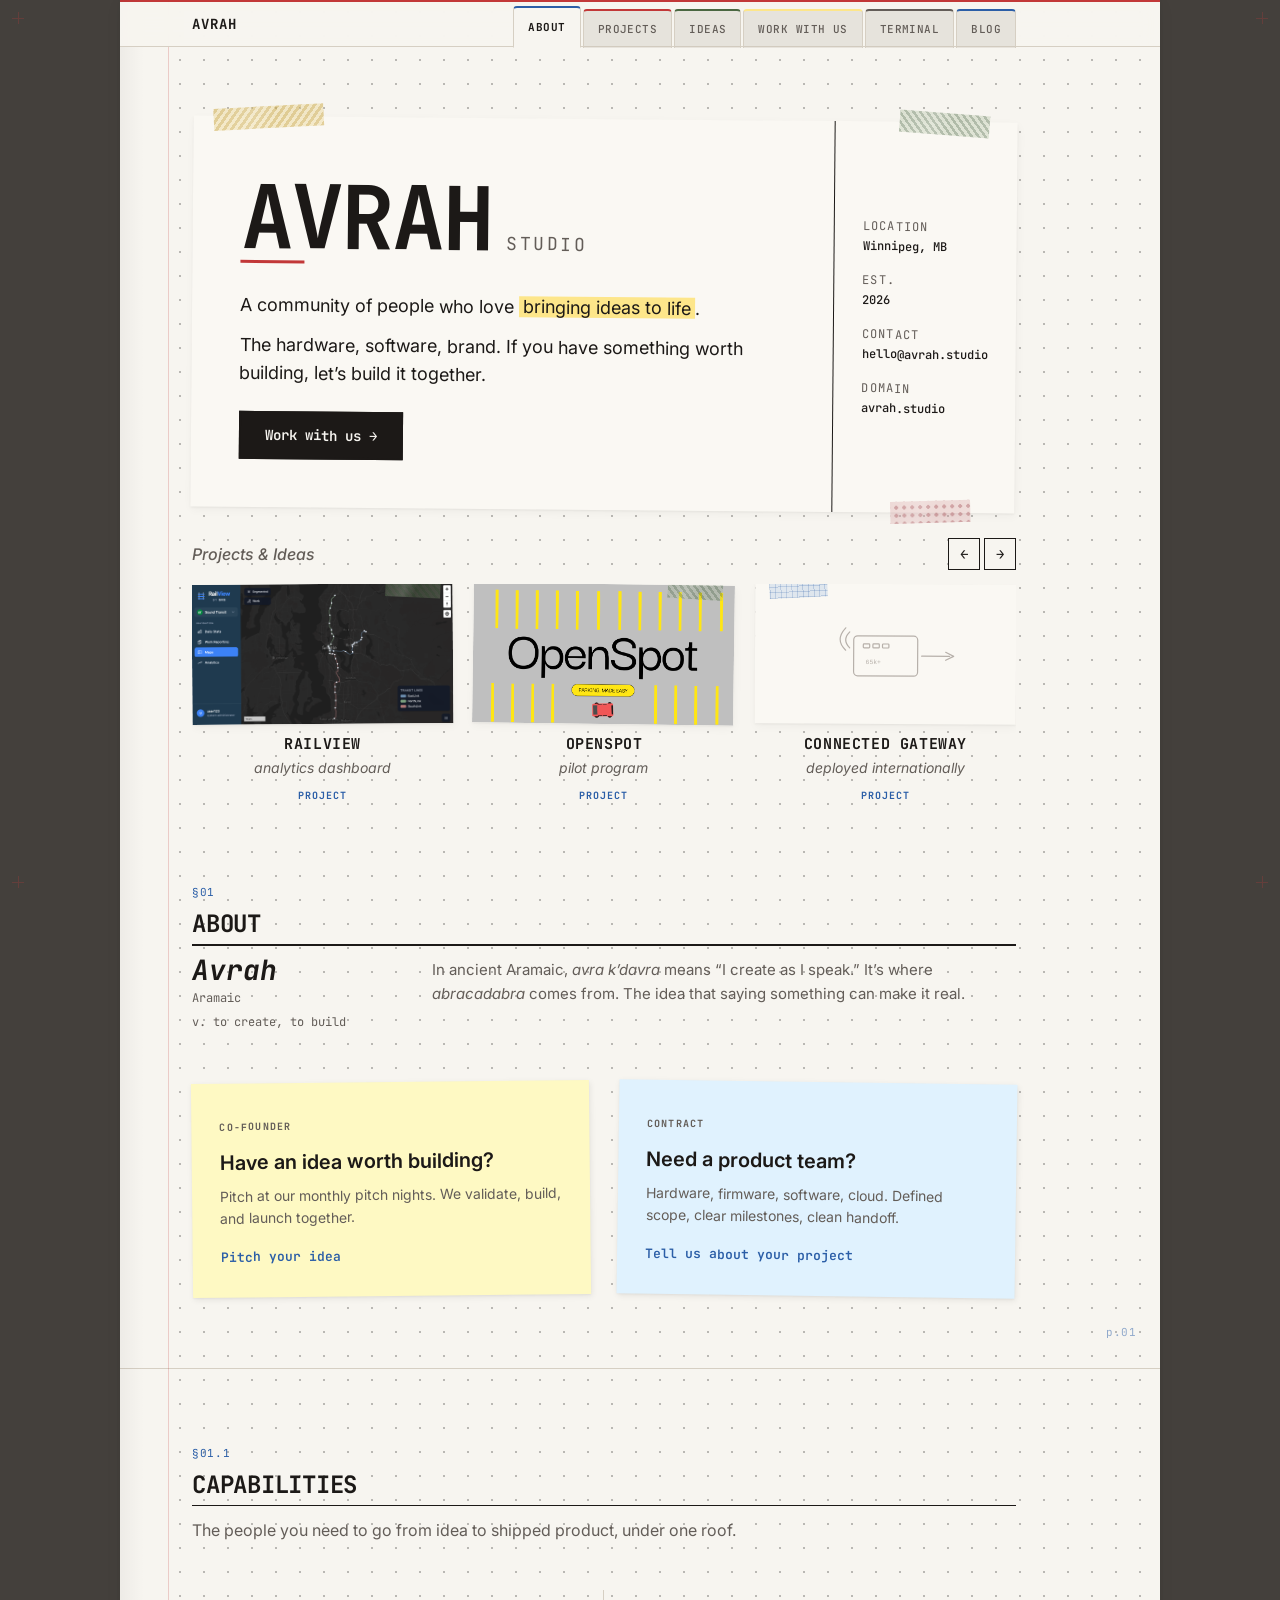
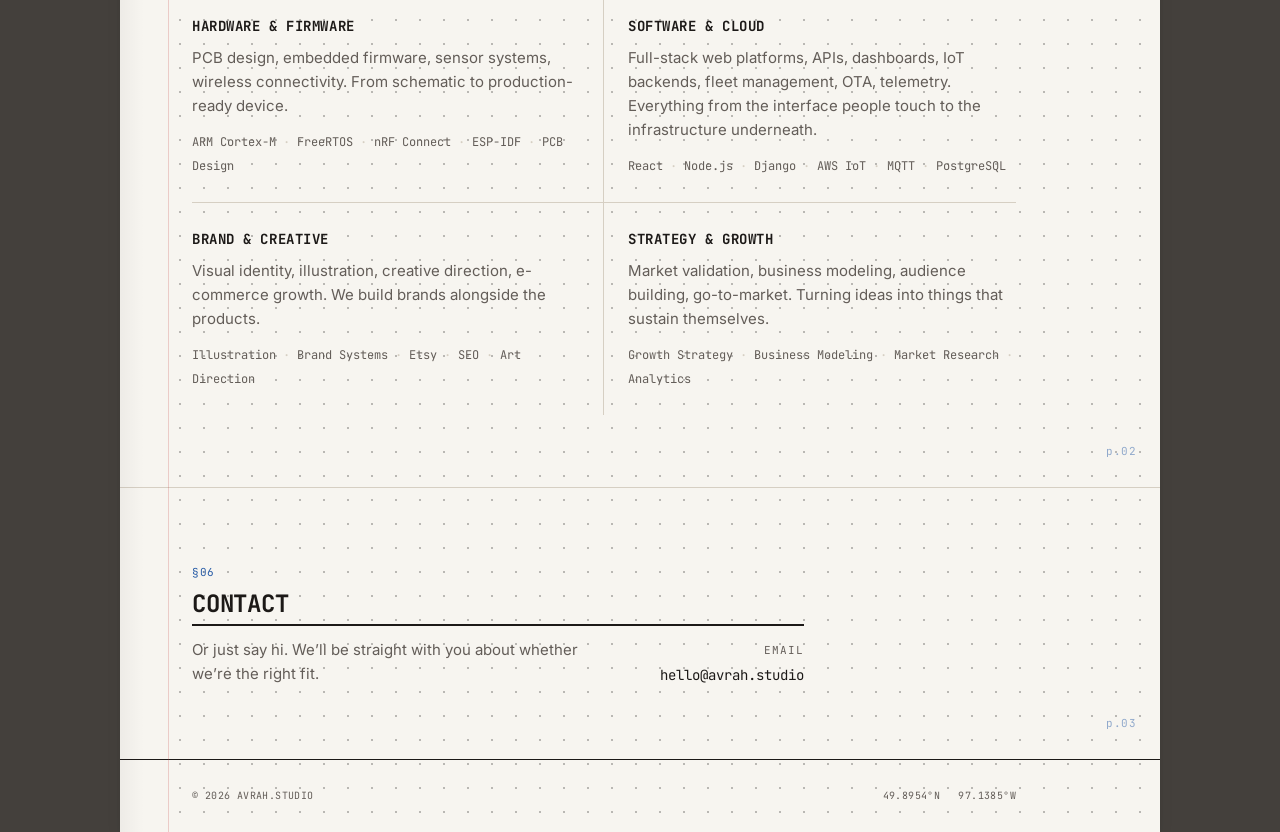
<file: index.html>
<!DOCTYPE html>
<html lang="en">
<head>
  <meta charset="UTF-8">
  <meta name="viewport" content="width=device-width, initial-scale=1.0">
  <title>Avrah — Studio</title>
  <meta name="description" content="A small studio in Winnipeg. Contract work in hardware and software. Original ideas we develop ourselves. A community of people who like making things together.">
  <link rel="canonical" href="https://avrah.studio/">
  <meta property="og:type" content="website">
  <meta property="og:url" content="https://avrah.studio/">
  <meta property="og:title" content="Avrah — Studio">
  <meta property="og:description" content="A small studio in Winnipeg. Contract work in hardware and software. Original ideas we develop ourselves.">
  <meta property="og:image" content="https://avrah.studio/favicon.svg">
  <meta name="twitter:card" content="summary">
  <meta name="twitter:title" content="Avrah — Studio">
  <meta name="twitter:description" content="A small studio in Winnipeg. Contract work in hardware and software. Original ideas we develop ourselves.">
  <link rel="icon" href="favicon.svg" type="image/svg+xml">
  <link rel="stylesheet" href="style.css">
  <link rel="preconnect" href="https://fonts.googleapis.com">
  <link rel="preconnect" href="https://fonts.gstatic.com" crossorigin>
  <link href="https://fonts.googleapis.com/css2?family=Inter:wght@400;500;600&family=JetBrains+Mono:wght@400;500;700&display=swap" rel="stylesheet">
  <script type="application/ld+json">
  {
    "@context": "https://schema.org",
    "@type": "Organization",
    "name": "Avrah Studio",
    "url": "https://avrah.studio",
    "email": "hello@avrah.studio",
    "description": "A small studio in Winnipeg. Contract work in hardware and software. Original ideas we develop ourselves.",
    "address": {
      "@type": "PostalAddress",
      "addressLocality": "Winnipeg",
      "addressCountry": "CA"
    }
  }
  </script>
</head>
<body>

  <!-- Registration Marks -->
  <span class="reg-mark tl" aria-hidden="true"></span>
  <span class="reg-mark tr" aria-hidden="true"></span>
  <span class="reg-mark bl" aria-hidden="true"></span>
  <span class="reg-mark br" aria-hidden="true"></span>

  <main class="page">

  <!-- Trim Line -->
  <div class="trim-line" aria-hidden="true"></div>

  <!-- Navigation -->
  <nav>
    <div class="container">
      <a href="index.html" class="nav-logo">AVRAH</a>
      <div class="nav-actions">
        <button class="nav-toggle" onclick="document.querySelector('.nav-links').classList.toggle('open')" aria-label="Toggle menu">&#9776;</button>
        <ul class="nav-links">
          <li><a href="index.html">about</a></li>
          <li><a href="projects/index.html">projects</a></li>
          <li><a href="ideas/index.html">ideas</a></li>
          <li><a href="work-with-us/index.html">work with us</a></li>
          <li><a href="terminal/index.html">terminal</a></li>
          <li><a href="blog/index.html">blog</a></li>
        </ul>
      </div>
    </div>
  </nav>

  <!-- Title Block (Hero) -->
  <section class="title-block">
    <div class="container">
      <div class="title-block-inner taped-insert tilt-2">
        <span class="tape washi-gold" style="width:110px; top:-10px; left:20px; transform:rotate(-3.5deg);"></span>
        <span class="tape washi-sage" style="width:90px; top:-9px; right:28px; transform:rotate(4deg);"></span>
        <span class="tape washi-rose" style="width:80px; bottom:-10px; right:44px; transform:rotate(-2deg);"></span>
        <div class="title-block-body">
          <h1>
            <span class="studio-name">Avrah</span>
            <span class="studio-type">Studio</span>
          </h1>
          <div class="studio-rule" aria-hidden="true"></div>
          <p class="studio-desc">A community of people who love <a href="#about" style="background:var(--highlight);padding:0 4px;color:var(--ink)">bringing ideas to life</a>.</p>
          <p class="studio-desc" style="margin-top:12px;margin-bottom:0;">The hardware, software, brand. If you have something worth building, let&rsquo;s build it together.</p>
          <a href="work-with-us/index.html" class="hero-cta">Work with us</a>
        </div>
        <div class="title-block-meta">
          <div class="meta-cell">
            <span class="meta-label">Location</span>
            <span class="meta-value">Winnipeg, MB</span>
          </div>
          <div class="meta-cell">
            <span class="meta-label">Est.</span>
            <span class="meta-value">2026</span>
          </div>
          <div class="meta-cell">
            <span class="meta-label">Contact</span>
            <span class="meta-value"><a href="mailto:hello@avrah.studio" style="color:var(--ink)">hello@avrah.studio</a></span>
          </div>
          <div class="meta-cell">
            <span class="meta-label">Domain</span>
            <span class="meta-value">avrah.studio</span>
          </div>
        </div>
      </div>

      <!-- Carousel -->
      <div class="carousel-section">
        <div class="carousel-header">
          <p class="currently-label">Projects & Ideas</p>
          <div class="carousel-nav">
            <button class="carousel-btn carousel-prev" aria-label="Previous">&larr;</button>
            <button class="carousel-btn carousel-next" aria-label="Next">&rarr;</button>
          </div>
        </div>
        <div class="carousel-track-wrapper">
          <div class="carousel-track">
            <a href="projects/index.html#railview" class="currently-card">
              <div class="currently-illus taped-insert tilt-3" style="padding:0; overflow:hidden;">
                <span class="tape washi-sage" style="width:55px; top:-8px; right:12px; transform:rotate(3deg);"></span>
                <img src="railview/app_screenshot.png" alt="RailView — map-based rail analytics dashboard" style="width:100%; height:100%; object-fit:cover; display:block;">
              </div>
              <p class="currently-name">RailView</p>
              <p class="currently-desc">analytics dashboard</p>
              <span class="carousel-tag project">project</span>
            </a>
            <a href="projects/index.html#openspot" class="currently-card">
              <div class="currently-illus taped-insert tilt-4" style="padding:0; overflow:hidden;">
                <span class="tape washi-sage" style="width:55px; top:-8px; right:12px; transform:rotate(3deg);"></span>
                <img src="open-spot/openspot-screenshot.png" alt="OpenSpot — parking, made easy" style="width:100%; height:100%; object-fit:cover; display:block;">
              </div>
              <p class="currently-name">OpenSpot</p>
              <p class="currently-desc">pilot program</p>
              <span class="carousel-tag project">project</span>
            </a>
            <a href="projects/index.html#connected-gateway" class="currently-card">
              <div class="currently-illus taped-insert tilt-6">
                <span class="tape washi-blue" style="width:58px; top:-8px; left:14px; transform:rotate(-3deg);"></span>
                <svg class="insert-sketch" viewBox="0 0 240 120">
                  <rect x="80" y="30" width="80" height="50" rx="5"/>
                  <rect x="92" y="40" width="8" height="5" rx="1"/>
                  <rect x="104" y="40" width="8" height="5" rx="1"/>
                  <rect x="116" y="40" width="8" height="5" rx="1"/>
                  <text x="95" y="65" style="font-size:8px;fill:#8a817a;font-family:monospace;">65k+</text>
                  <path d="M75,45 Q65,35 75,25"/>
                  <path d="M70,48 Q56,35 70,20"/>
                  <line x1="165" y1="55" x2="200" y2="55"/>
                  <path d="M195,50 L205,55 L195,60"/>
                </svg>
              </div>
              <p class="currently-name">Connected Gateway</p>
              <p class="currently-desc">deployed internationally</p>
              <span class="carousel-tag project">project</span>
            </a>
            <a href="projects/index.html#railsense" class="currently-card">
              <div class="currently-illus taped-insert tilt-1" style="padding:0; overflow:hidden;">
                <span class="tape washi-gold" style="width:60px; top:-8px; left:10px; transform:rotate(-4deg);"></span>
                <img src="rail-sense/clipped.png" alt="RailSense — undercar sensor system" style="width:100%; height:100%; object-fit:contain; display:block;">
              </div>
              <p class="currently-name">RailSense</p>
              <p class="currently-desc">hardware rev B</p>
              <span class="carousel-tag project">project</span>
            </a>
            <a href="ideas/index.html#cyberdeck" class="currently-card">
              <div class="currently-illus taped-insert tilt-2">
                <span class="tape washi-clay" style="width:62px; top:-8px; left:12px; transform:rotate(-3deg);"></span>
                <svg class="insert-sketch" viewBox="0 0 240 120">
                  <rect x="40" y="40" width="160" height="50" rx="6"/>
                  <rect x="50" y="48" width="80" height="35" rx="2"/>
                  <rect x="140" y="52" width="8" height="6" rx="1"/>
                  <rect x="152" y="52" width="8" height="6" rx="1"/>
                  <rect x="140" y="62" width="8" height="6" rx="1"/>
                  <rect x="152" y="62" width="8" height="6" rx="1"/>
                  <rect x="164" y="52" width="8" height="6" rx="1"/>
                  <rect x="164" y="62" width="8" height="6" rx="1"/>
                </svg>
              </div>
              <p class="currently-name">Cyberdeck</p>
              <p class="currently-desc">open hardware handheld</p>
              <span class="carousel-tag idea">idea</span>
            </a>
            <a href="ideas/index.html#community-lora" class="currently-card">
              <div class="currently-illus taped-insert tilt-5">
                <span class="tape washi-rose" style="width:58px; top:-8px; right:14px; transform:rotate(4deg);"></span>
                <svg class="insert-sketch" viewBox="0 0 240 120">
                  <circle cx="120" cy="70" r="12"/>
                  <path d="M100,70 Q100,45 120,45 Q140,45 140,70"/>
                  <path d="M85,70 Q85,30 120,30 Q155,30 155,70"/>
                  <circle cx="60" cy="90" r="6"/>
                  <circle cx="180" cy="90" r="6"/>
                  <line x1="66" y1="88" x2="108" y2="72"/>
                  <line x1="174" y1="88" x2="132" y2="72"/>
                </svg>
              </div>
              <p class="currently-name">Community LoRa</p>
              <p class="currently-desc">off-grid mesh networking</p>
              <span class="carousel-tag idea">idea</span>
            </a>
            <a href="ideas/index.html#findables" class="currently-card">
              <div class="currently-illus taped-insert tilt-1">
                <span class="tape washi-gold" style="width:55px; top:-8px; left:16px; transform:rotate(-2deg);"></span>
                <svg class="insert-sketch" viewBox="0 0 240 120">
                  <circle cx="120" cy="55" r="20"/>
                  <circle cx="120" cy="55" r="6" class="sk-fill"/>
                  <path d="M120,80 L120,100"/>
                  <path d="M110,95 L120,100 L130,95"/>
                  <circle cx="60" cy="70" r="4" class="sk-fill" style="opacity:0.4"/>
                  <circle cx="180" cy="40" r="4" class="sk-fill" style="opacity:0.4"/>
                  <circle cx="170" cy="85" r="4" class="sk-fill" style="opacity:0.4"/>
                </svg>
              </div>
              <p class="currently-name">Findables</p>
              <p class="currently-desc">BLE indoor tracking</p>
              <span class="carousel-tag idea">idea</span>
            </a>
          </div>
        </div>
      </div>

    </div>
  </section>

  <!-- About -->
  <section id="about" data-page="01">
    <div class="container">
      <p class="section-num">&sect;01</p>
      <h2 class="section-title">About</h2>
      <div class="section-rule"></div>

      <div class="about-content">
        <div class="about-etymology">
          <p class="about-word">Avrah</p>
          <p class="about-origin">Aramaic<br>v. to create, to build</p>
        </div>
        <div class="about-text">
          <p>In ancient Aramaic, <em>avra k&rsquo;davra</em> means &ldquo;I create as I speak.&rdquo; It&rsquo;s where <em>abracadabra</em> comes from. The idea that saying something can make it real.</p>
        </div>
      </div>

      <div class="cta-row">
        <a href="work-with-us/index.html" class="cta-note">
          <p class="cta-note-label">Co-founder</p>
          <p class="cta-note-title">Have an idea worth building?</p>
          <p class="cta-note-desc">Pitch at our monthly pitch nights. We validate, build, and launch together.</p>
          <p class="cta-note-action">Pitch your idea</p>
        </a>
        <a href="work-with-us/index.html#contract" class="cta-note" style="background:#e0f2fe;">
          <p class="cta-note-label">Contract</p>
          <p class="cta-note-title">Need a product team?</p>
          <p class="cta-note-desc">Hardware, firmware, software, cloud. Defined scope, clear milestones, clean handoff.</p>
          <p class="cta-note-action">Tell us about your project</p>
        </a>
      </div>
    </div>
  </section>

  <!-- Capabilities -->
  <section id="capabilities" data-page="02">
    <div class="container">
      <p class="section-num">&sect;01.1</p>
      <h2 class="section-title">Capabilities</h2>
      <div class="section-rule"></div>
      <p class="section-desc">The people you need to go from idea to shipped product, under one roof.</p>

      <div class="cap-grid">
        <div class="cap-entry">
          <h3>Hardware &amp; Firmware</h3>
          <p>PCB design, embedded firmware, sensor systems, wireless connectivity. From schematic to production-ready device.</p>
          <div class="cap-tags"><span>ARM Cortex-M</span><span>FreeRTOS</span><span>nRF Connect</span><span>ESP-IDF</span><span>PCB Design</span></div>
        </div>
        <div class="cap-entry">
          <h3>Software &amp; Cloud</h3>
          <p>Full-stack web platforms, APIs, dashboards, IoT backends, fleet management, OTA, telemetry. Everything from the interface people touch to the infrastructure underneath.</p>
          <div class="cap-tags"><span>React</span><span>Node.js</span><span>Django</span><span>AWS IoT</span><span>MQTT</span><span>PostgreSQL</span></div>
        </div>
        <div class="cap-entry">
          <h3>Brand &amp; Creative</h3>
          <p>Visual identity, illustration, creative direction, e-commerce growth. We build brands alongside the products.</p>
          <div class="cap-tags"><span>Illustration</span><span>Brand Systems</span><span>Etsy</span><span>SEO</span><span>Art Direction</span></div>
        </div>
        <div class="cap-entry">
          <h3>Strategy &amp; Growth</h3>
          <p>Market validation, business modeling, audience building, go-to-market. Turning ideas into things that sustain themselves.</p>
          <div class="cap-tags"><span>Growth Strategy</span><span>Business Modeling</span><span>Market Research</span><span>Analytics</span></div>
        </div>
      </div>
    </div>
  </section>


  <!-- Contact -->
  <section id="contact" class="contact-section" data-page="03">
    <div class="container">
      <p class="section-num">&sect;06</p>
      <h2 class="section-title">Contact</h2>
      <div class="section-rule"></div>

      <div class="contact-inner">
        <div class="contact-text">
          <p>Or just say hi. We&rsquo;ll be straight with you about whether we&rsquo;re the right fit.</p>
        </div>
        <div class="contact-links">
          <a href="mailto:hello@avrah.studio" class="contact-link">
            <span class="link-label">Email</span>
            hello@avrah.studio
          </a>
        </div>
      </div>
    </div>
  </section>

  <!-- Footer -->
  <footer>
    <div class="container">
      <span class="footer-left">&copy; 2026 AVRAH.STUDIO</span>
      <span class="footer-right">49.8954&deg;N &ensp; 97.1385&deg;W</span>
    </div>
  </footer>

  </main>

  <script src="nav.js"></script>
  <script src="main.js"></script>
<!-- Cloudflare Web Analytics --><script defer src='https://static.cloudflareinsights.com/beacon.min.js' data-cf-beacon='{"token": "22912c698a2c40068f3bdbebdeb8ba72"}'></script><!-- End Cloudflare Web Analytics -->
</body>
</html>
</file>
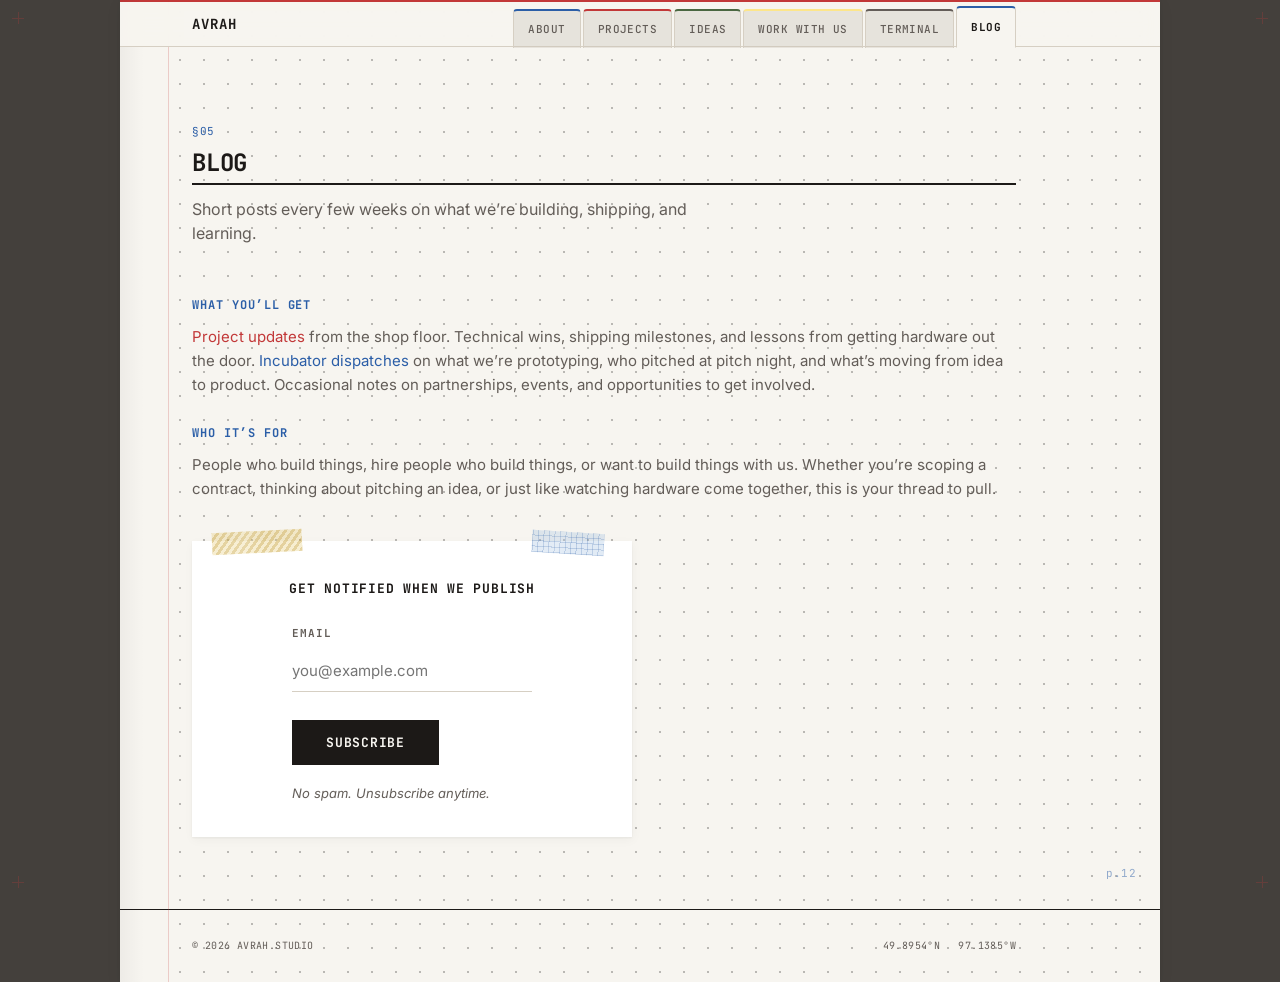
<file: blog/index.html>
<!DOCTYPE html>
<html lang="en">
<head>
  <meta charset="UTF-8">
  <meta name="viewport" content="width=device-width, initial-scale=1.0">
  <title>Avrah — Blog</title>
  <meta name="description" content="Avrah Studio blog and newsletter. Coming soon.">
  <link rel="canonical" href="https://avrah.studio/blog/">
  <meta property="og:type" content="website">
  <meta property="og:url" content="https://avrah.studio/blog/">
  <meta property="og:title" content="Avrah — Blog">
  <meta property="og:description" content="Avrah Studio blog and newsletter. Coming soon.">
  <meta property="og:image" content="https://avrah.studio/favicon.svg">
  <meta name="twitter:card" content="summary">
  <meta name="twitter:title" content="Avrah — Blog">
  <meta name="twitter:description" content="Avrah Studio blog and newsletter. Coming soon.">
  <link rel="icon" href="../favicon.svg" type="image/svg+xml">
  <link rel="stylesheet" href="../style.css">
  <link rel="preconnect" href="https://fonts.googleapis.com">
  <link rel="preconnect" href="https://fonts.gstatic.com" crossorigin>
  <link href="https://fonts.googleapis.com/css2?family=Inter:wght@400;500;600&family=JetBrains+Mono:wght@400;500;700&display=swap" rel="stylesheet">
</head>
<body>

  <!-- Registration Marks -->
  <span class="reg-mark tl" aria-hidden="true"></span>
  <span class="reg-mark tr" aria-hidden="true"></span>
  <span class="reg-mark bl" aria-hidden="true"></span>
  <span class="reg-mark br" aria-hidden="true"></span>

  <main class="page">

  <!-- Trim Line -->
  <div class="trim-line" aria-hidden="true"></div>

  <!-- Navigation -->
  <nav>
    <div class="container">
      <a href="../index.html" class="nav-logo">AVRAH</a>
      <div class="nav-actions">
        <button class="nav-toggle" onclick="document.querySelector('.nav-links').classList.toggle('open')" aria-label="Toggle menu">&#9776;</button>
        <ul class="nav-links">
          <li><a href="../index.html">about</a></li>
          <li><a href="../projects/index.html">projects</a></li>
          <li><a href="../ideas/index.html">ideas</a></li>
          <li><a href="../work-with-us/index.html">work with us</a></li>
          <li><a href="../terminal/index.html">terminal</a></li>
          <li><a href="../blog/index.html">blog</a></li>
        </ul>
      </div>
    </div>
  </nav>

  <!-- Blog -->
  <section id="blog" data-page="12">
    <div class="container">
      <p class="section-num">&sect;05</p>
      <h2 class="section-title">Blog</h2>
      <div class="section-rule"></div>

      <p class="section-desc">Short posts every few weeks on what we&rsquo;re building, shipping, and learning.</p>

      <div class="page-writeup" style="margin-bottom:40px;">
        <h4>What you&rsquo;ll get</h4>
        <p><span style="color:var(--red-ink)">Project updates</span> from the shop floor. Technical wins, shipping milestones, and lessons from getting hardware out the door. <span style="color:var(--blue-ink)">Incubator dispatches</span> on what we&rsquo;re prototyping, who pitched at pitch night, and what&rsquo;s moving from idea to product. Occasional notes on partnerships, events, and opportunities to get involved.</p>
        <h4>Who it&rsquo;s for</h4>
        <p>People who build things, hire people who build things, or want to build things with us. Whether you&rsquo;re scoping a contract, thinking about pitching an idea, or just like watching hardware come together, this is your thread to pull.</p>
      </div>

      <div class="form-wrapper taped-insert form-card" style="max-width:440px;">
        <span class="tape washi-gold" style="width:90px; top:-10px; left:20px; transform:rotate(-3deg);"></span>
        <span class="tape washi-blue" style="width:72px; top:-9px; right:28px; transform:rotate(3.5deg);"></span>
        <p style="font-family:var(--font-mono);font-size:13px;font-weight:700;text-transform:uppercase;letter-spacing:0.06em;margin-bottom:20px;">Get notified when we publish</p>
        <form action="https://formspree.io/f/xzdokyzw" method="POST">
          <div class="form-field">
            <label for="newsletter-email">Email</label>
            <input type="email" id="newsletter-email" name="email" required placeholder="you@example.com">
          </div>
          <input type="hidden" name="_subject" value="New newsletter signup">
          <button type="submit" class="form-submit">Subscribe</button>
          <p class="form-hint">No spam. Unsubscribe anytime.</p>
        </form>
      </div>
    </div>
  </section>

  <!-- Footer -->
  <footer>
    <div class="container">
      <span class="footer-left">&copy; 2026 AVRAH.STUDIO</span>
      <span class="footer-right">49.8954&deg;N &ensp; 97.1385&deg;W</span>
    </div>
  </footer>

  </main>

  <script src="../nav.js"></script>
<!-- Cloudflare Web Analytics --><script defer src='https://static.cloudflareinsights.com/beacon.min.js' data-cf-beacon='{"token": "22912c698a2c40068f3bdbebdeb8ba72"}'></script><!-- End Cloudflare Web Analytics -->
</body>
</html>
</file>
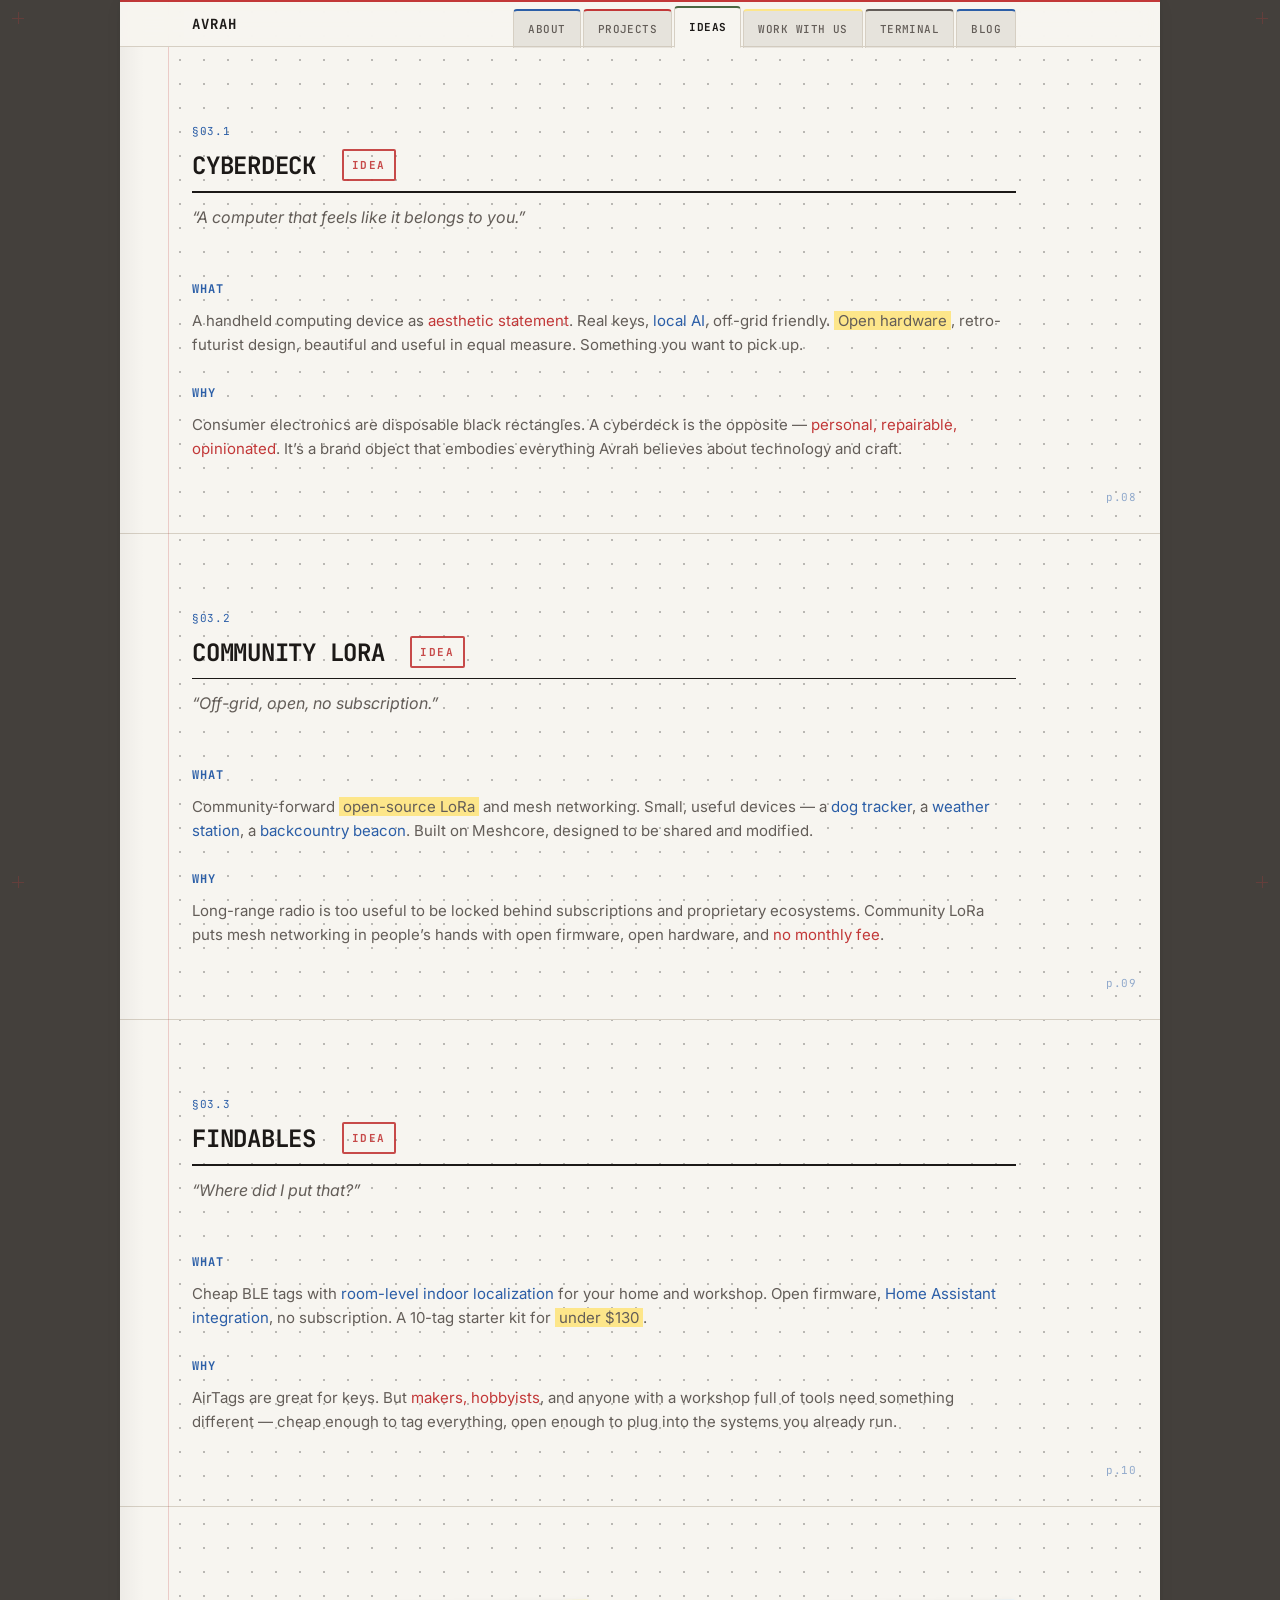
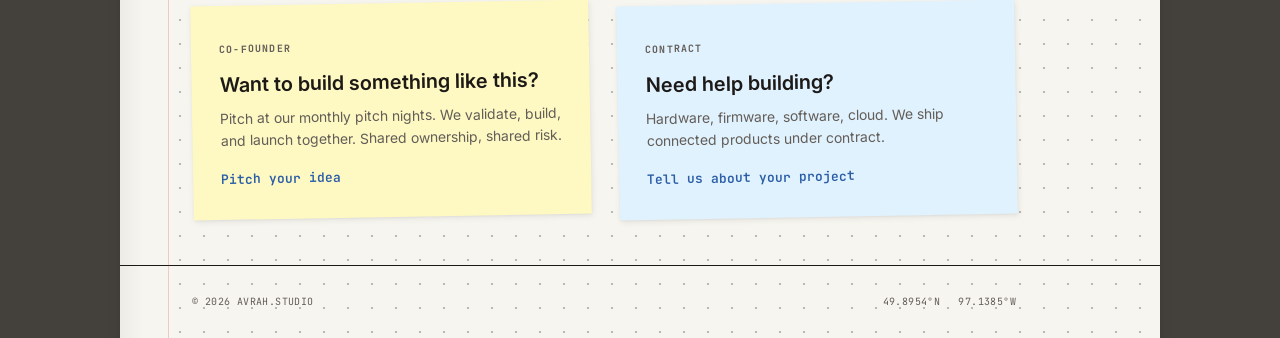
<file: ideas/index.html>
<!DOCTYPE html>
<html lang="en">
<head>
  <meta charset="UTF-8">
  <meta name="viewport" content="width=device-width, initial-scale=1.0">
  <title>Avrah — Ideas</title>
  <meta name="description" content="Avrah Studio ideas: Cyberdeck, Community LoRa, and Findables. Original concepts we're developing in open hardware, mesh networking, and indoor tracking.">
  <link rel="canonical" href="https://avrah.studio/ideas/">
  <meta property="og:type" content="website">
  <meta property="og:url" content="https://avrah.studio/ideas/">
  <meta property="og:title" content="Avrah — Ideas">
  <meta property="og:description" content="Original concepts in open hardware, mesh networking, and indoor tracking.">
  <meta property="og:image" content="https://avrah.studio/favicon.svg">
  <meta name="twitter:card" content="summary">
  <meta name="twitter:title" content="Avrah — Ideas">
  <meta name="twitter:description" content="Original concepts in open hardware, mesh networking, and indoor tracking.">
  <link rel="icon" href="../favicon.svg" type="image/svg+xml">
  <link rel="stylesheet" href="../style.css">
  <link rel="preconnect" href="https://fonts.googleapis.com">
  <link rel="preconnect" href="https://fonts.gstatic.com" crossorigin>
  <link href="https://fonts.googleapis.com/css2?family=Inter:wght@400;500;600&family=JetBrains+Mono:wght@400;500;700&display=swap" rel="stylesheet">
</head>
<body>

  <!-- Registration Marks -->
  <span class="reg-mark tl" aria-hidden="true"></span>
  <span class="reg-mark tr" aria-hidden="true"></span>
  <span class="reg-mark bl" aria-hidden="true"></span>
  <span class="reg-mark br" aria-hidden="true"></span>

  <main class="page">

  <!-- Trim Line -->
  <div class="trim-line" aria-hidden="true"></div>

  <!-- Navigation -->
  <nav>
    <div class="container">
      <a href="../index.html" class="nav-logo">AVRAH</a>
      <div class="nav-actions">
        <button class="nav-toggle" onclick="document.querySelector('.nav-links').classList.toggle('open')" aria-label="Toggle menu">&#9776;</button>
        <ul class="nav-links">
          <li><a href="../index.html">about</a></li>
          <li><a href="../projects/index.html">projects</a></li>
          <li><a href="../ideas/index.html">ideas</a></li>
          <li><a href="../work-with-us/index.html">work with us</a></li>
          <li><a href="../terminal/index.html">terminal</a></li>
          <li><a href="../blog/index.html">blog</a></li>
        </ul>
      </div>
    </div>
  </nav>

  <!-- Cyberdeck -->
  <section id="cyberdeck" data-page="08">
    <div class="container">
      <p class="section-num">&sect;03.1</p>
      <h2 class="section-title">Cyberdeck <span class="stamp stamp-idea">idea</span></h2>
      <div class="section-rule"></div>
      <p class="section-desc"><em>&ldquo;A computer that feels like it belongs to you.&rdquo;</em></p>

      <div class="page-writeup">
        <h4>What</h4>
        <p>A handheld computing device as <span style="color:var(--red-ink)">aesthetic statement</span>. Real keys, <span style="color:var(--blue-ink)">local AI</span>, off-grid friendly. <span style="background:var(--highlight);padding:0 4px">Open hardware</span>, retro-futurist design, beautiful and useful in equal measure. Something you want to pick up.</p>
        <h4>Why</h4>
        <p>Consumer electronics are disposable black rectangles. A cyberdeck is the opposite &mdash; <span style="color:var(--red-ink)">personal, repairable, opinionated</span>. It&rsquo;s a brand object that embodies everything Avrah believes about technology and craft.</p>
      </div>
    </div>
  </section>

  <!-- Community LoRA -->
  <section id="community-lora" data-page="09">
    <div class="container">
      <p class="section-num">&sect;03.2</p>
      <h2 class="section-title">Community LoRa <span class="stamp stamp-idea">idea</span></h2>
      <div class="section-rule"></div>
      <p class="section-desc"><em>&ldquo;Off-grid, open, no subscription.&rdquo;</em></p>

      <div class="page-writeup">
        <h4>What</h4>
        <p>Community-forward <span style="background:var(--highlight);padding:0 4px">open-source LoRa</span> and mesh networking. Small, useful devices &mdash; a <span style="color:var(--blue-ink)">dog tracker</span>, a <span style="color:var(--blue-ink)">weather station</span>, a <span style="color:var(--blue-ink)">backcountry beacon</span>. Built on Meshcore, designed to be shared and modified.</p>
        <h4>Why</h4>
        <p>Long-range radio is too useful to be locked behind subscriptions and proprietary ecosystems. Community LoRa puts mesh networking in people&rsquo;s hands with open firmware, open hardware, and <span style="color:var(--red-ink)">no monthly fee</span>.</p>
      </div>
    </div>
  </section>

  <!-- Findables -->
  <section id="findables" data-page="10">
    <div class="container">
      <p class="section-num">&sect;03.3</p>
      <h2 class="section-title">Findables <span class="stamp stamp-idea">idea</span></h2>
      <div class="section-rule"></div>
      <p class="section-desc"><em>&ldquo;Where did I put that?&rdquo;</em></p>

      <div class="page-writeup">
        <h4>What</h4>
        <p>Cheap BLE tags with <span style="color:var(--blue-ink)">room-level indoor localization</span> for your home and workshop. Open firmware, <span style="color:var(--blue-ink)">Home Assistant integration</span>, no subscription. A 10-tag starter kit for <span style="background:var(--highlight);padding:0 4px">under $130</span>.</p>
        <h4>Why</h4>
        <p>AirTags are great for keys. But <span style="color:var(--red-ink)">makers, hobbyists</span>, and anyone with a workshop full of tools need something different &mdash; cheap enough to tag everything, open enough to plug into the systems you already run.</p>
      </div>
    </div>
  </section>

  <!-- CTA -->
  <section class="cta-banner">
    <div class="container">
      <div class="cta-row">
        <a href="../work-with-us/index.html" class="cta-note">
          <p class="cta-note-label">Co-founder</p>
          <p class="cta-note-title">Want to build something like this?</p>
          <p class="cta-note-desc">Pitch at our monthly pitch nights. We validate, build, and launch together. Shared ownership, shared risk.</p>
          <p class="cta-note-action">Pitch your idea</p>
        </a>
        <a href="../work-with-us/index.html#contract" class="cta-note" style="background:#e0f2fe;">
          <p class="cta-note-label">Contract</p>
          <p class="cta-note-title">Need help building?</p>
          <p class="cta-note-desc">Hardware, firmware, software, cloud. We ship connected products under contract.</p>
          <p class="cta-note-action">Tell us about your project</p>
        </a>
      </div>
    </div>
  </section>

  <!-- Footer -->
  <footer>
    <div class="container">
      <span class="footer-left">&copy; 2026 AVRAH.STUDIO</span>
      <span class="footer-right">49.8954&deg;N &ensp; 97.1385&deg;W</span>
    </div>
  </footer>

  </main>

  <script src="../nav.js"></script>
<!-- Cloudflare Web Analytics --><script defer src='https://static.cloudflareinsights.com/beacon.min.js' data-cf-beacon='{"token": "22912c698a2c40068f3bdbebdeb8ba72"}'></script><!-- End Cloudflare Web Analytics -->
</body>
</html>
</file>
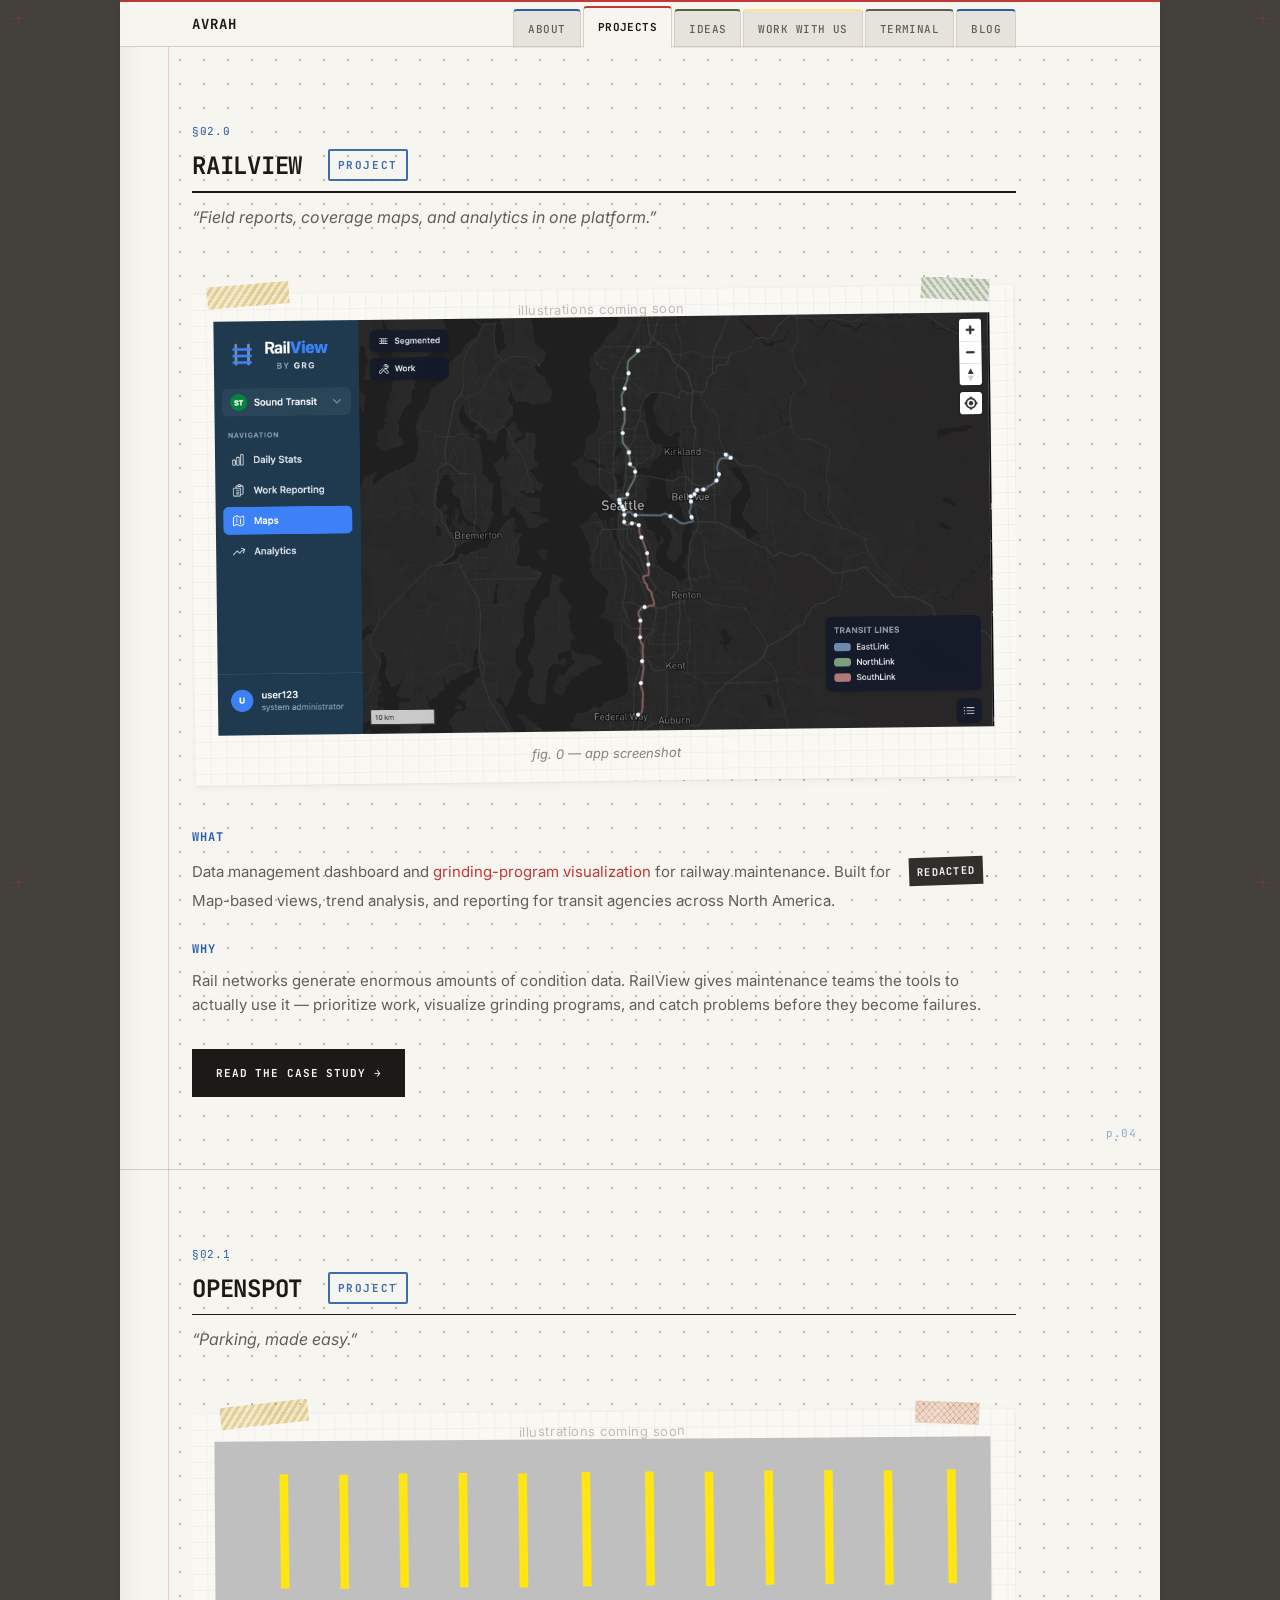
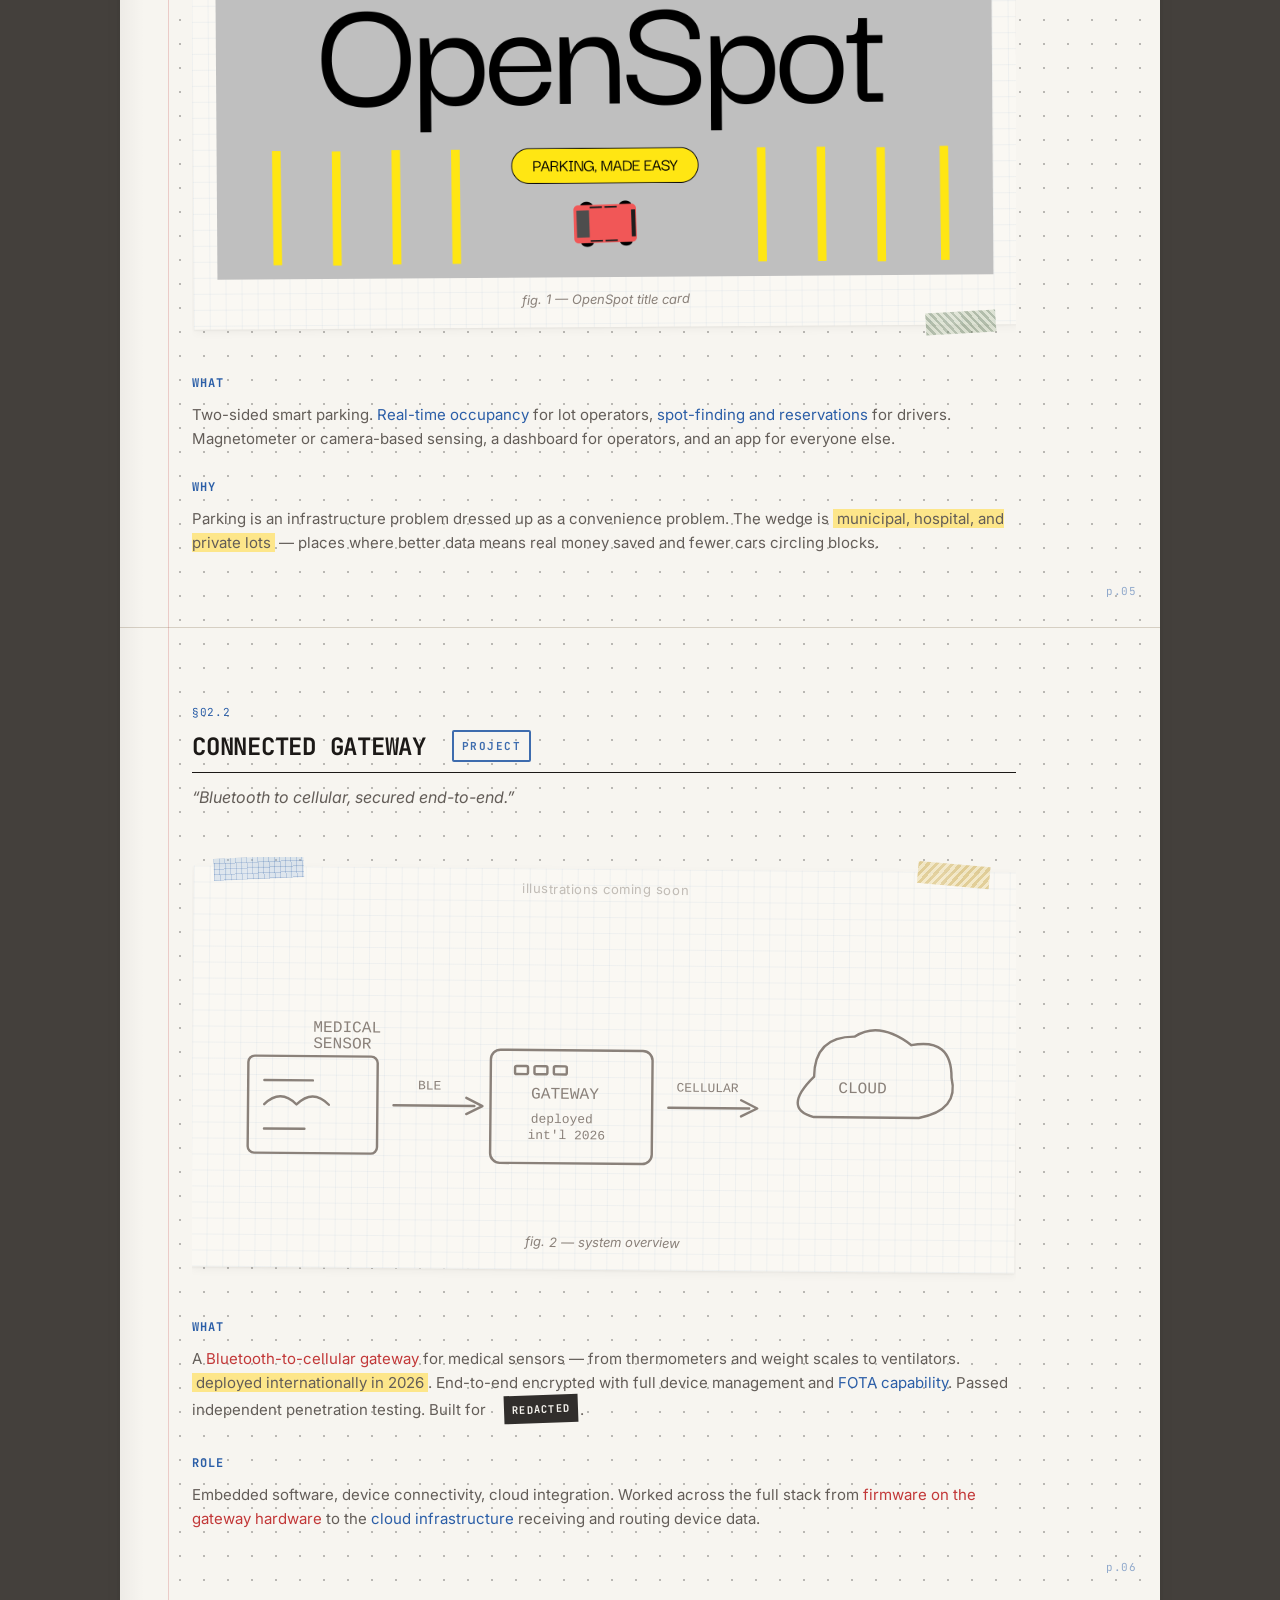
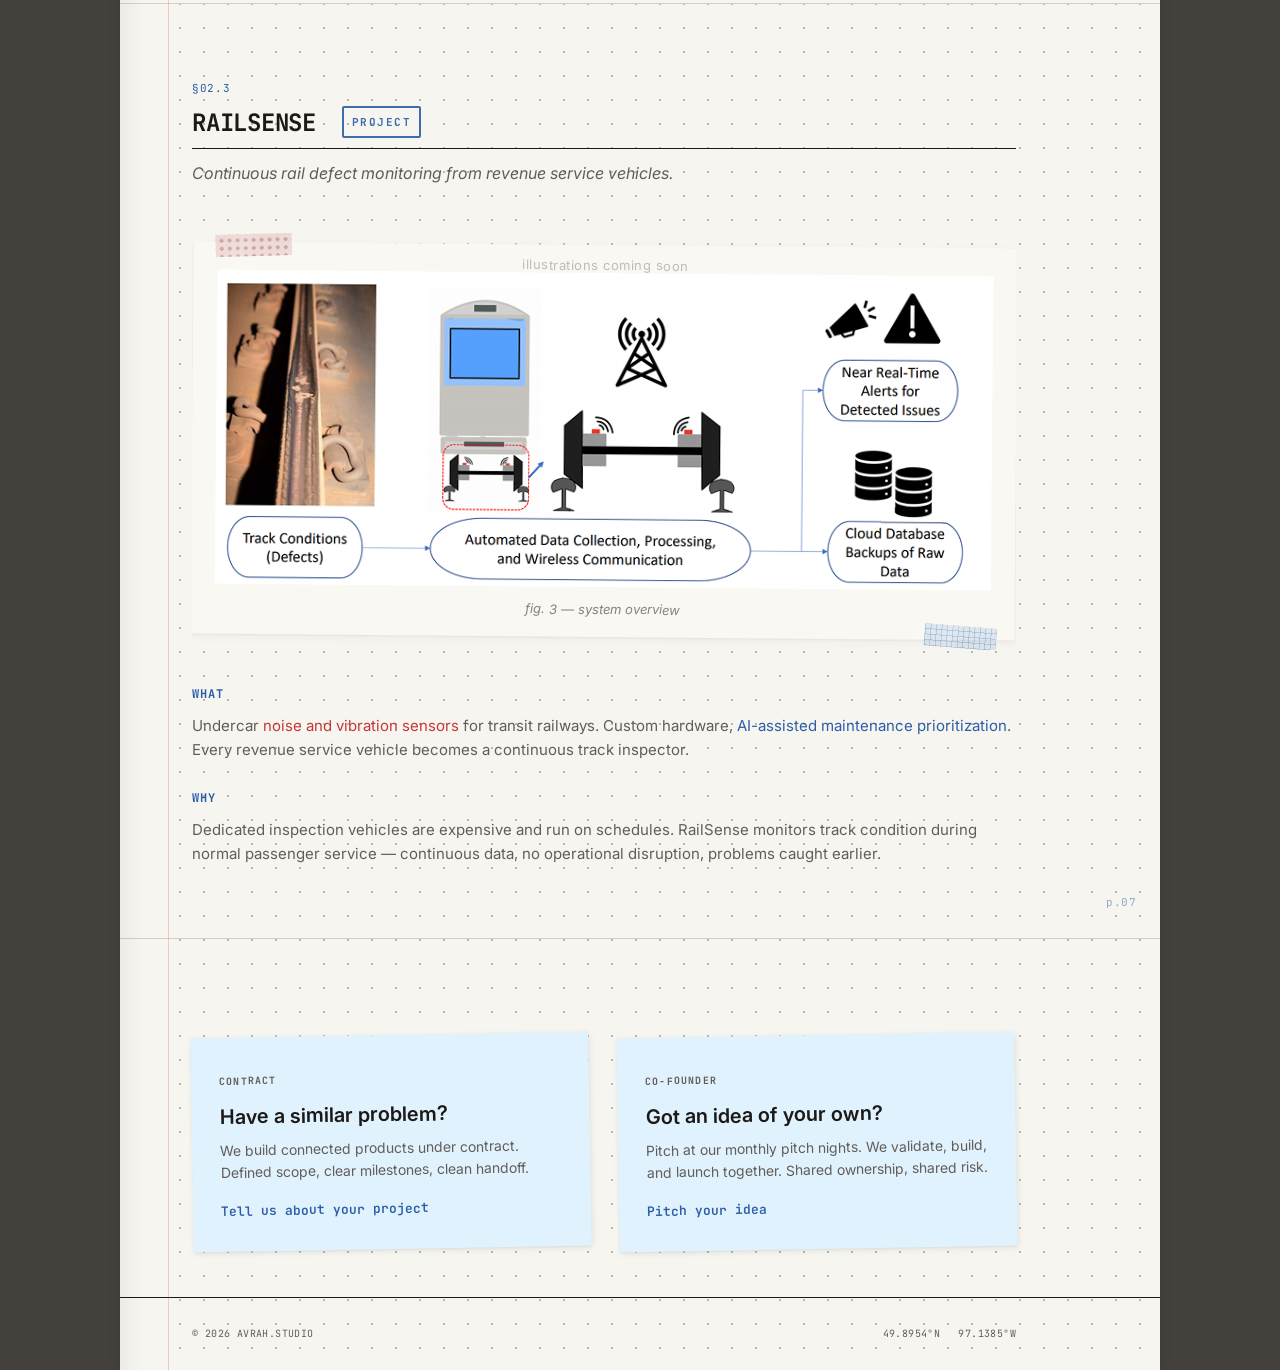
<file: projects/index.html>
<!DOCTYPE html>
<html lang="en">
<head>
  <meta charset="UTF-8">
  <meta name="viewport" content="width=device-width, initial-scale=1.0">
  <title>Avrah — Projects</title>
  <meta name="description" content="Avrah Studio projects: Connected Healthcare Gateway, RailView, RailSense, and OpenSpot. Contract work and co-founded products in healthcare IoT, rail analytics, and smart parking.">
  <link rel="canonical" href="https://avrah.studio/projects/">
  <meta property="og:type" content="website">
  <meta property="og:url" content="https://avrah.studio/projects/">
  <meta property="og:title" content="Avrah — Projects">
  <meta property="og:description" content="Avrah Studio projects: Connected Healthcare Gateway, RailView, RailSense, and OpenSpot.">
  <meta property="og:image" content="https://avrah.studio/favicon.svg">
  <meta name="twitter:card" content="summary">
  <meta name="twitter:title" content="Avrah — Projects">
  <meta name="twitter:description" content="Avrah Studio projects: Connected Healthcare Gateway, RailView, RailSense, and OpenSpot.">
  <link rel="icon" href="../favicon.svg" type="image/svg+xml">
  <link rel="stylesheet" href="../style.css">
  <link rel="preconnect" href="https://fonts.googleapis.com">
  <link rel="preconnect" href="https://fonts.gstatic.com" crossorigin>
  <link href="https://fonts.googleapis.com/css2?family=Inter:wght@400;500;600&family=JetBrains+Mono:wght@400;500;700&display=swap" rel="stylesheet">
</head>
<body>

  <!-- Registration Marks -->
  <span class="reg-mark tl" aria-hidden="true"></span>
  <span class="reg-mark tr" aria-hidden="true"></span>
  <span class="reg-mark bl" aria-hidden="true"></span>
  <span class="reg-mark br" aria-hidden="true"></span>

  <main class="page">

  <!-- Trim Line -->
  <div class="trim-line" aria-hidden="true"></div>

  <!-- Navigation -->
  <nav>
    <div class="container">
      <a href="../index.html" class="nav-logo">AVRAH</a>
      <div class="nav-actions">
        <button class="nav-toggle" onclick="document.querySelector('.nav-links').classList.toggle('open')" aria-label="Toggle menu">&#9776;</button>
        <ul class="nav-links">
          <li><a href="../index.html">about</a></li>
          <li><a href="../projects/index.html">projects</a></li>
          <li><a href="../ideas/index.html">ideas</a></li>
          <li><a href="../work-with-us/index.html">work with us</a></li>
          <li><a href="../terminal/index.html">terminal</a></li>
          <li><a href="../blog/index.html">blog</a></li>
        </ul>
      </div>
    </div>
  </nav>

  <!-- RailView -->
  <section id="railview" data-page="04">
    <div class="container">
      <p class="section-num">&sect;02.0</p>
      <h2 class="section-title">RailView <span class="stamp stamp-project">project</span></h2>
      <div class="section-rule"></div>
      <p class="section-desc"><em>&ldquo;Field reports, coverage maps, and analytics in one platform.&rdquo;</em></p>

      <div class="page-illustration">
        <div class="taped-insert graph-paper tilt-1">
          <span class="tape washi-gold" style="width:82px; top:-9px; left:18px; transform:rotate(-4deg);"></span>
          <span class="tape washi-sage" style="width:68px; top:-7px; right:24px; transform:rotate(3.5deg);"></span>
          <img class="insert-sketch" src="../railview/app_screenshot.png" alt="RailView — map-based rail analytics dashboard">
          <p class="sketch-caption">fig. 0 — app screenshot</p>
        </div>
      </div>

      <div class="page-writeup">
        <h4>What</h4>
        <p>Data management dashboard and <span style="color:var(--red-ink)">grinding-program visualization</span> for railway maintenance. Built for <span class="stamp" style="font-size:0.7em; letter-spacing:0.12em; padding:2px 8px; background:var(--ink); color:var(--canvas); transform:rotate(-2deg); display:inline-block;">REDACTED</span>. Map-based views, trend analysis, and reporting for transit agencies across North America.</p>
        <h4>Why</h4>
        <p>Rail networks generate enormous amounts of condition data. RailView gives maintenance teams the tools to actually use it &mdash; prioritize work, visualize grinding programs, and catch problems before they become failures.</p>
        <a href="../railview/case-study.html" class="writeup-link">Read the case study &rarr;</a>
      </div>
    </div>
  </section>

  <!-- OpenSpot -->
  <section id="openspot" data-page="05">
    <div class="container">
      <p class="section-num">&sect;02.1</p>
      <h2 class="section-title">OpenSpot <span class="stamp stamp-project">project</span></h2>
      <div class="section-rule"></div>
      <p class="section-desc"><em>&ldquo;Parking, made easy.&rdquo;</em></p>

      <div class="page-illustration">
        <div class="taped-insert graph-paper tilt-3">
          <span class="tape washi-gold" style="width:88px; top:-10px; left:30px; transform:rotate(-6deg);"></span>
          <span class="tape washi-clay" style="width:64px; top:-7px; right:35px; transform:rotate(2.5deg);"></span>
          <span class="tape washi-sage" style="width:70px; bottom:-9px; right:22px; transform:rotate(-3deg);"></span>
          <img class="insert-sketch" src="../open-spot/openspot-screenshot.png" alt="OpenSpot — parking, made easy">
          <p class="sketch-caption">fig. 1 — OpenSpot title card</p>
        </div>
      </div>

      <div class="page-writeup">
        <h4>What</h4>
        <p>Two-sided smart parking. <span style="color:var(--blue-ink)">Real-time occupancy</span> for lot operators, <span style="color:var(--blue-ink)">spot-finding and reservations</span> for drivers. Magnetometer or camera-based sensing, a dashboard for operators, and an app for everyone else.</p>
        <h4>Why</h4>
        <p>Parking is an infrastructure problem dressed up as a convenience problem. The wedge is <span style="background:var(--highlight);padding:0 4px">municipal, hospital, and private lots</span> &mdash; places where better data means real money saved and fewer cars circling blocks.</p>
      </div>
    </div>
  </section>

  <!-- Connected Gateway -->
  <section id="connected-gateway" data-page="06">
    <div class="container">
      <p class="section-num">&sect;02.2</p>
      <h2 class="section-title">Connected Gateway <span class="stamp stamp-project">project</span></h2>
      <div class="section-rule"></div>
      <p class="section-desc"><em>&ldquo;Bluetooth to cellular, secured end-to-end.&rdquo;</em></p>

      <div class="page-illustration">
        <div class="taped-insert graph-paper tilt-2">
          <span class="tape washi-blue" style="width:90px; top:-9px; left:20px; transform:rotate(-3deg);"></span>
          <span class="tape washi-gold" style="width:72px; top:-8px; right:28px; transform:rotate(4.5deg);"></span>
          <svg class="insert-sketch" viewBox="0 0 480 200">
            <!-- Medical sensor -->
            <rect x="20" y="100" width="80" height="60" rx="4"/>
            <line x1="30" y1="115" x2="60" y2="115"/>
            <path d="M30,130 Q40,120 50,130 Q60,120 70,130" style="stroke:#8a817a;fill:none;"/>
            <line x1="30" y1="145" x2="55" y2="145"/>
            <text x="60" y="85" style="font-size:10px;fill:#8a817a;font-family:monospace;">MEDICAL</text>
            <text x="60" y="95" style="font-size:10px;fill:#8a817a;font-family:monospace;">SENSOR</text>
            <!-- Arrow -->
            <line x1="110" y1="130" x2="160" y2="130"/>
            <path d="M155,125 L165,130 L155,135"/>
            <text x="125" y="120" style="font-size:8px;fill:#8a817a;font-family:monospace;">BLE</text>
            <!-- Gateway box -->
            <rect x="170" y="95" width="100" height="70" rx="6"/>
            <text x="195" y="125" style="font-size:10px;fill:#8a817a;font-family:monospace;">GATEWAY</text>
            <text x="195" y="140" style="font-size:8px;fill:#8a817a;font-family:monospace;">deployed</text>
            <text x="193" y="150" style="font-size:8px;fill:#8a817a;font-family:monospace;">int'l 2026</text>
            <rect x="185" y="105" width="8" height="5" rx="1"/>
            <rect x="197" y="105" width="8" height="5" rx="1"/>
            <rect x="209" y="105" width="8" height="5" rx="1"/>
            <!-- Arrow -->
            <line x1="280" y1="130" x2="330" y2="130"/>
            <path d="M325,125 L335,130 L325,135"/>
            <text x="285" y="120" style="font-size:8px;fill:#8a817a;font-family:monospace;">CELLULAR</text>
            <!-- Cloud -->
            <path d="M370,110 Q370,85 395,85 Q410,75 430,90 Q455,85 455,110 Q460,130 435,135 L370,135 Q350,130 370,110" style="stroke:#8a817a;fill:none;stroke-width:1.5;"/>
            <text x="385" y="120" style="font-size:10px;fill:#8a817a;font-family:monospace;">CLOUD</text>
          </svg>
          <p class="sketch-caption">fig. 2 &mdash; system overview</p>
        </div>
      </div>

      <div class="page-writeup">
        <h4>What</h4>
        <p>A <span style="color:var(--red-ink)">Bluetooth-to-cellular gateway</span> for medical sensors &mdash; from thermometers and weight scales to ventilators. <span style="background:var(--highlight);padding:0 4px">deployed internationally in 2026</span>. End-to-end encrypted with full device management and <span style="color:var(--blue-ink)">FOTA capability</span>. Passed independent penetration testing. Built for <span class="stamp" style="font-size:0.7em; letter-spacing:0.12em; padding:2px 8px; background:var(--ink); color:var(--canvas); transform:rotate(-2deg); display:inline-block;">REDACTED</span>.</p>
        <h4>Role</h4>
        <p>Embedded software, device connectivity, cloud integration. Worked across the full stack from <span style="color:var(--red-ink)">firmware on the gateway hardware</span> to the <span style="color:var(--blue-ink)">cloud infrastructure</span> receiving and routing device data.</p>
      </div>
    </div>
  </section>

  <!-- RailSense -->
  <section id="railsense" data-page="07">
    <div class="container">
      <p class="section-num">&sect;02.3</p>
      <h2 class="section-title">RailSense <span class="stamp stamp-project">project</span></h2>
      <div class="section-rule"></div>
      <p class="section-desc"><em>Continuous rail defect monitoring from revenue service vehicles.</em></p>

      <div class="page-illustration">
        <div class="taped-insert tilt-2">
          <span class="tape washi-rose" style="width:76px; top:-8px; left:22px; transform:rotate(-2deg);"></span>
          <span class="tape washi-blue" style="width:72px; bottom:-8px; right:18px; transform:rotate(4deg);"></span>
          <img class="insert-sketch" src="../rail-sense/railsense-screenshot.png" alt="RailSense system diagram — track defect detection, automated data collection, real-time alerts, and cloud backups">
          <p class="sketch-caption">fig. 3 — system overview</p>
        </div>
      </div>

      <div class="page-writeup">
        <h4>What</h4>
        <p>Undercar <span style="color:var(--red-ink)">noise and vibration sensors</span> for transit railways. Custom hardware, <span style="color:var(--blue-ink)">AI-assisted maintenance prioritization</span>. Every revenue service vehicle becomes a continuous track inspector.</p>
        <h4>Why</h4>
        <p>Dedicated inspection vehicles are expensive and run on schedules. RailSense monitors track condition during normal passenger service &mdash; continuous data, no operational disruption, problems caught earlier.</p>
      </div>
    </div>
  </section>

  <!-- CTA -->
  <section class="cta-banner">
    <div class="container">
      <div class="cta-row">
        <a href="../work-with-us/index.html#contract" class="cta-note" style="background:#e0f2fe;">
          <p class="cta-note-label">Contract</p>
          <p class="cta-note-title">Have a similar problem?</p>
          <p class="cta-note-desc">We build connected products under contract. Defined scope, clear milestones, clean handoff.</p>
          <p class="cta-note-action">Tell us about your project</p>
        </a>
        <a href="../work-with-us/index.html" class="cta-note">
          <p class="cta-note-label">Co-founder</p>
          <p class="cta-note-title">Got an idea of your own?</p>
          <p class="cta-note-desc">Pitch at our monthly pitch nights. We validate, build, and launch together. Shared ownership, shared risk.</p>
          <p class="cta-note-action">Pitch your idea</p>
        </a>
      </div>
    </div>
  </section>

  <!-- Footer -->
  <footer>
    <div class="container">
      <span class="footer-left">&copy; 2026 AVRAH.STUDIO</span>
      <span class="footer-right">49.8954&deg;N &ensp; 97.1385&deg;W</span>
    </div>
  </footer>

  </main>

  <script src="../nav.js"></script>
<!-- Cloudflare Web Analytics --><script defer src='https://static.cloudflareinsights.com/beacon.min.js' data-cf-beacon='{"token": "22912c698a2c40068f3bdbebdeb8ba72"}'></script><!-- End Cloudflare Web Analytics -->
</body>
</html>
</file>
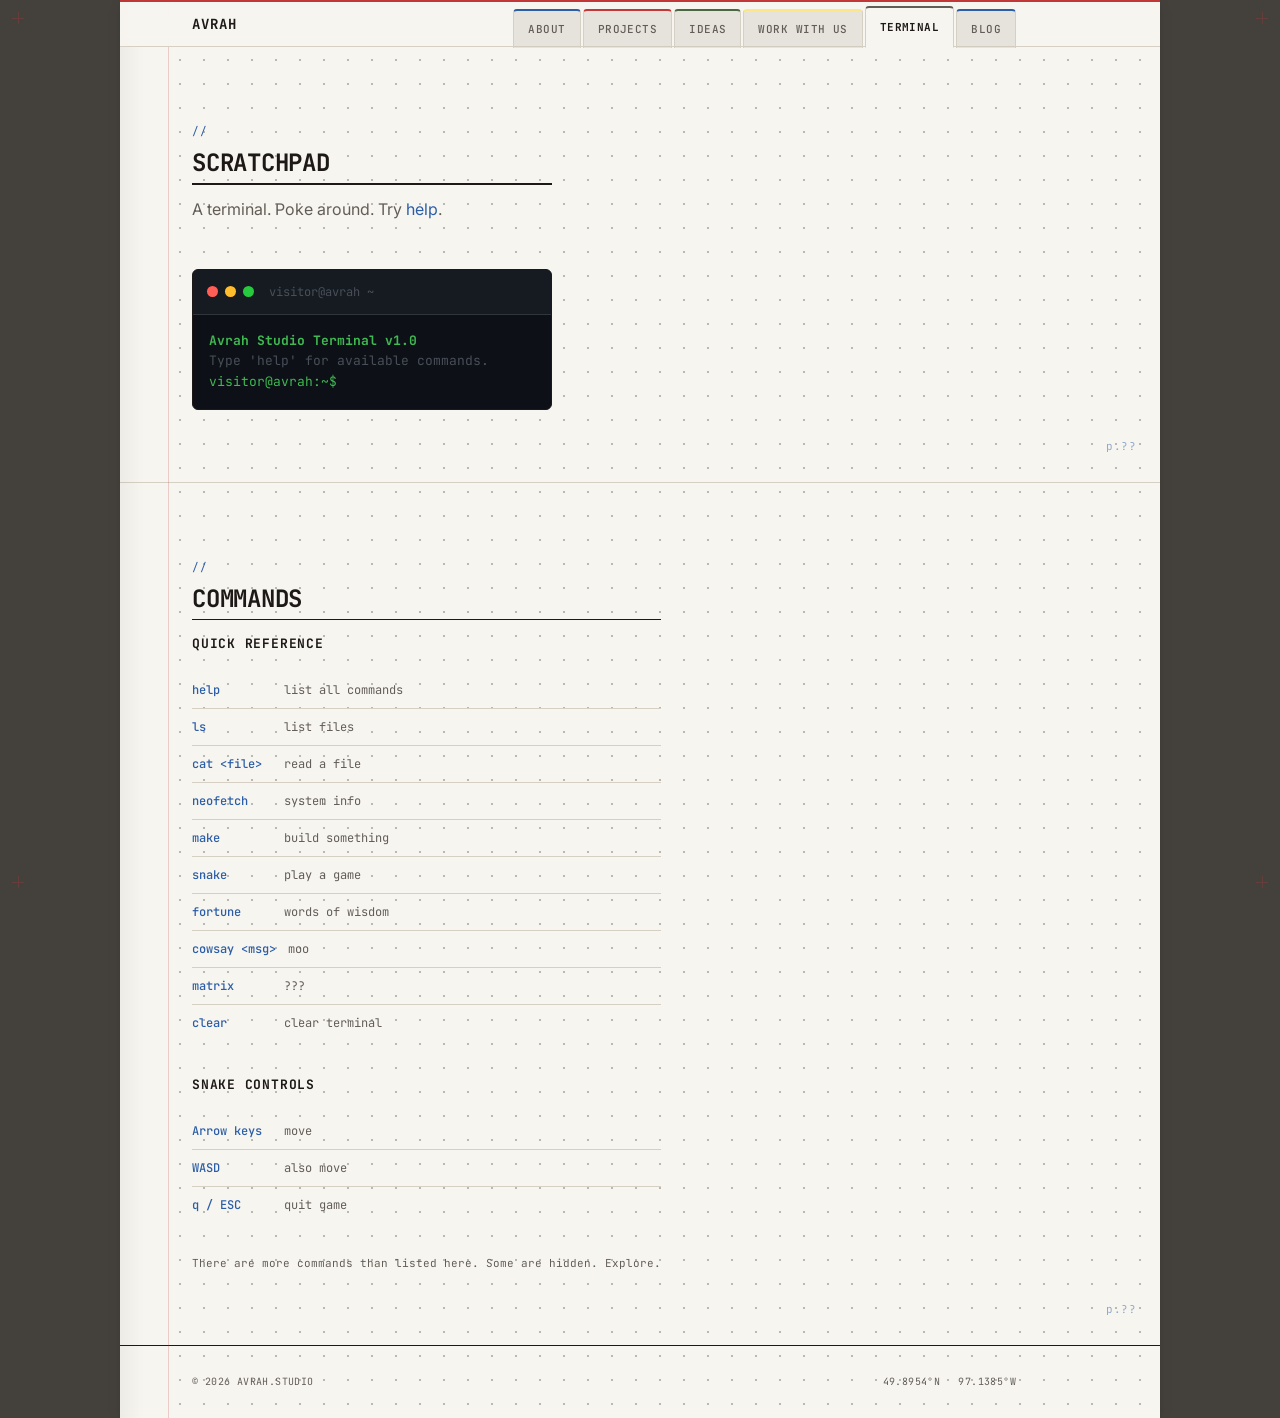
<file: terminal/index.html>
<!DOCTYPE html>
<html lang="en">
<head>
  <meta charset="UTF-8">
  <meta name="viewport" content="width=device-width, initial-scale=1.0">
  <title>Avrah — Terminal</title>
  <meta name="description" content="Avrah Studio interactive terminal. Poke around, try some commands, play snake.">
  <link rel="canonical" href="https://avrah.studio/terminal/">
  <meta property="og:type" content="website">
  <meta property="og:url" content="https://avrah.studio/terminal/">
  <meta property="og:title" content="Avrah — Terminal">
  <meta property="og:description" content="Avrah Studio interactive terminal. Poke around, try some commands, play snake.">
  <meta property="og:image" content="https://avrah.studio/favicon.svg">
  <meta name="twitter:card" content="summary">
  <meta name="twitter:title" content="Avrah — Terminal">
  <meta name="twitter:description" content="Avrah Studio interactive terminal. Poke around, try some commands, play snake.">
  <link rel="icon" href="../favicon.svg" type="image/svg+xml">
  <link rel="stylesheet" href="../style.css">
  <link rel="preconnect" href="https://fonts.googleapis.com">
  <link rel="preconnect" href="https://fonts.gstatic.com" crossorigin>
  <link href="https://fonts.googleapis.com/css2?family=Inter:wght@400;500;600&family=JetBrains+Mono:wght@400;500;700&display=swap" rel="stylesheet">
</head>
<body>

  <!-- Registration Marks -->
  <span class="reg-mark tl" aria-hidden="true"></span>
  <span class="reg-mark tr" aria-hidden="true"></span>
  <span class="reg-mark bl" aria-hidden="true"></span>
  <span class="reg-mark br" aria-hidden="true"></span>

  <main class="page">

  <!-- Trim Line -->
  <div class="trim-line" aria-hidden="true"></div>

  <!-- Navigation -->
  <nav>
    <div class="container">
      <a href="../index.html" class="nav-logo">AVRAH</a>
      <div class="nav-actions">
        <button class="nav-toggle" onclick="document.querySelector('.nav-links').classList.toggle('open')" aria-label="Toggle menu">&#9776;</button>
        <ul class="nav-links">
          <li><a href="../index.html">about</a></li>
          <li><a href="../projects/index.html">projects</a></li>
          <li><a href="../ideas/index.html">ideas</a></li>
          <li><a href="../work-with-us/index.html">work with us</a></li>
          <li><a href="../terminal/index.html">terminal</a></li>
          <li><a href="../blog/index.html">blog</a></li>
        </ul>
      </div>
    </div>
  </nav>

  <!-- Terminal / Scratchpad -->
  <section id="terminal-section" data-page="??">
    <div class="container">
      <p class="section-num">//</p>
      <h2 class="section-title">Scratchpad</h2>
      <div class="section-rule"></div>
      <p class="section-desc">A terminal. Poke around. Try <span style="color:var(--blue-ink)">help</span>.</p>

      <div class="term-window">
        <div class="term-chrome">
          <span class="term-dot r"></span>
          <span class="term-dot y"></span>
          <span class="term-dot g"></span>
          <span class="term-title">visitor@avrah ~</span>
        </div>
        <div class="term-body" id="terminal-body">
          <div id="terminal-output"></div>
          <div class="term-input-line" id="term-input-line">
            <span class="term-prompt">visitor@avrah:~$&nbsp;</span>
            <input type="text" id="terminal-input" class="term-input" autocomplete="off" autocorrect="off" autocapitalize="off" spellcheck="false">
          </div>
        </div>
      </div>
    </div>
  </section>

  <!-- Command Reference -->
  <section data-page="??">
    <div class="container">
      <p class="section-num">//</p>
      <h2 class="section-title">Commands</h2>
      <div class="section-rule"></div>

      <div class="term-ref">
        <h3>Quick Reference</h3>
        <ul class="term-ref-list">
          <li><span class="term-ref-cmd">help</span><span class="term-ref-desc">list all commands</span></li>
          <li><span class="term-ref-cmd">ls</span><span class="term-ref-desc">list files</span></li>
          <li><span class="term-ref-cmd">cat &lt;file&gt;</span><span class="term-ref-desc">read a file</span></li>
          <li><span class="term-ref-cmd">neofetch</span><span class="term-ref-desc">system info</span></li>
          <li><span class="term-ref-cmd">make</span><span class="term-ref-desc">build something</span></li>
          <li><span class="term-ref-cmd">snake</span><span class="term-ref-desc">play a game</span></li>
          <li><span class="term-ref-cmd">fortune</span><span class="term-ref-desc">words of wisdom</span></li>
          <li><span class="term-ref-cmd">cowsay &lt;msg&gt;</span><span class="term-ref-desc">moo</span></li>
          <li><span class="term-ref-cmd">matrix</span><span class="term-ref-desc">???</span></li>
          <li><span class="term-ref-cmd">clear</span><span class="term-ref-desc">clear terminal</span></li>
        </ul>

        <h3 style="margin-top:32px">Snake Controls</h3>
        <ul class="term-ref-list">
          <li><span class="term-ref-cmd">Arrow keys</span><span class="term-ref-desc">move</span></li>
          <li><span class="term-ref-cmd">WASD</span><span class="term-ref-desc">also move</span></li>
          <li><span class="term-ref-cmd">q / ESC</span><span class="term-ref-desc">quit game</span></li>
        </ul>

        <p style="margin-top:32px; font-family:var(--font-mono); font-size:11px; color:var(--graphite); line-height:1.6;">There are more commands than listed here. Some are hidden. Explore.</p>
      </div>
    </div>
  </section>

  <!-- Footer -->
  <footer>
    <div class="container">
      <span class="footer-left">&copy; 2026 AVRAH.STUDIO</span>
      <span class="footer-right">49.8954&deg;N &ensp; 97.1385&deg;W</span>
    </div>
  </footer>

  </main>

  <script src="../main.js"></script>
  <script src="../nav.js"></script>
<!-- Cloudflare Web Analytics --><script defer src='https://static.cloudflareinsights.com/beacon.min.js' data-cf-beacon='{"token": "22912c698a2c40068f3bdbebdeb8ba72"}'></script><!-- End Cloudflare Web Analytics -->
</body>
</html>
</file>
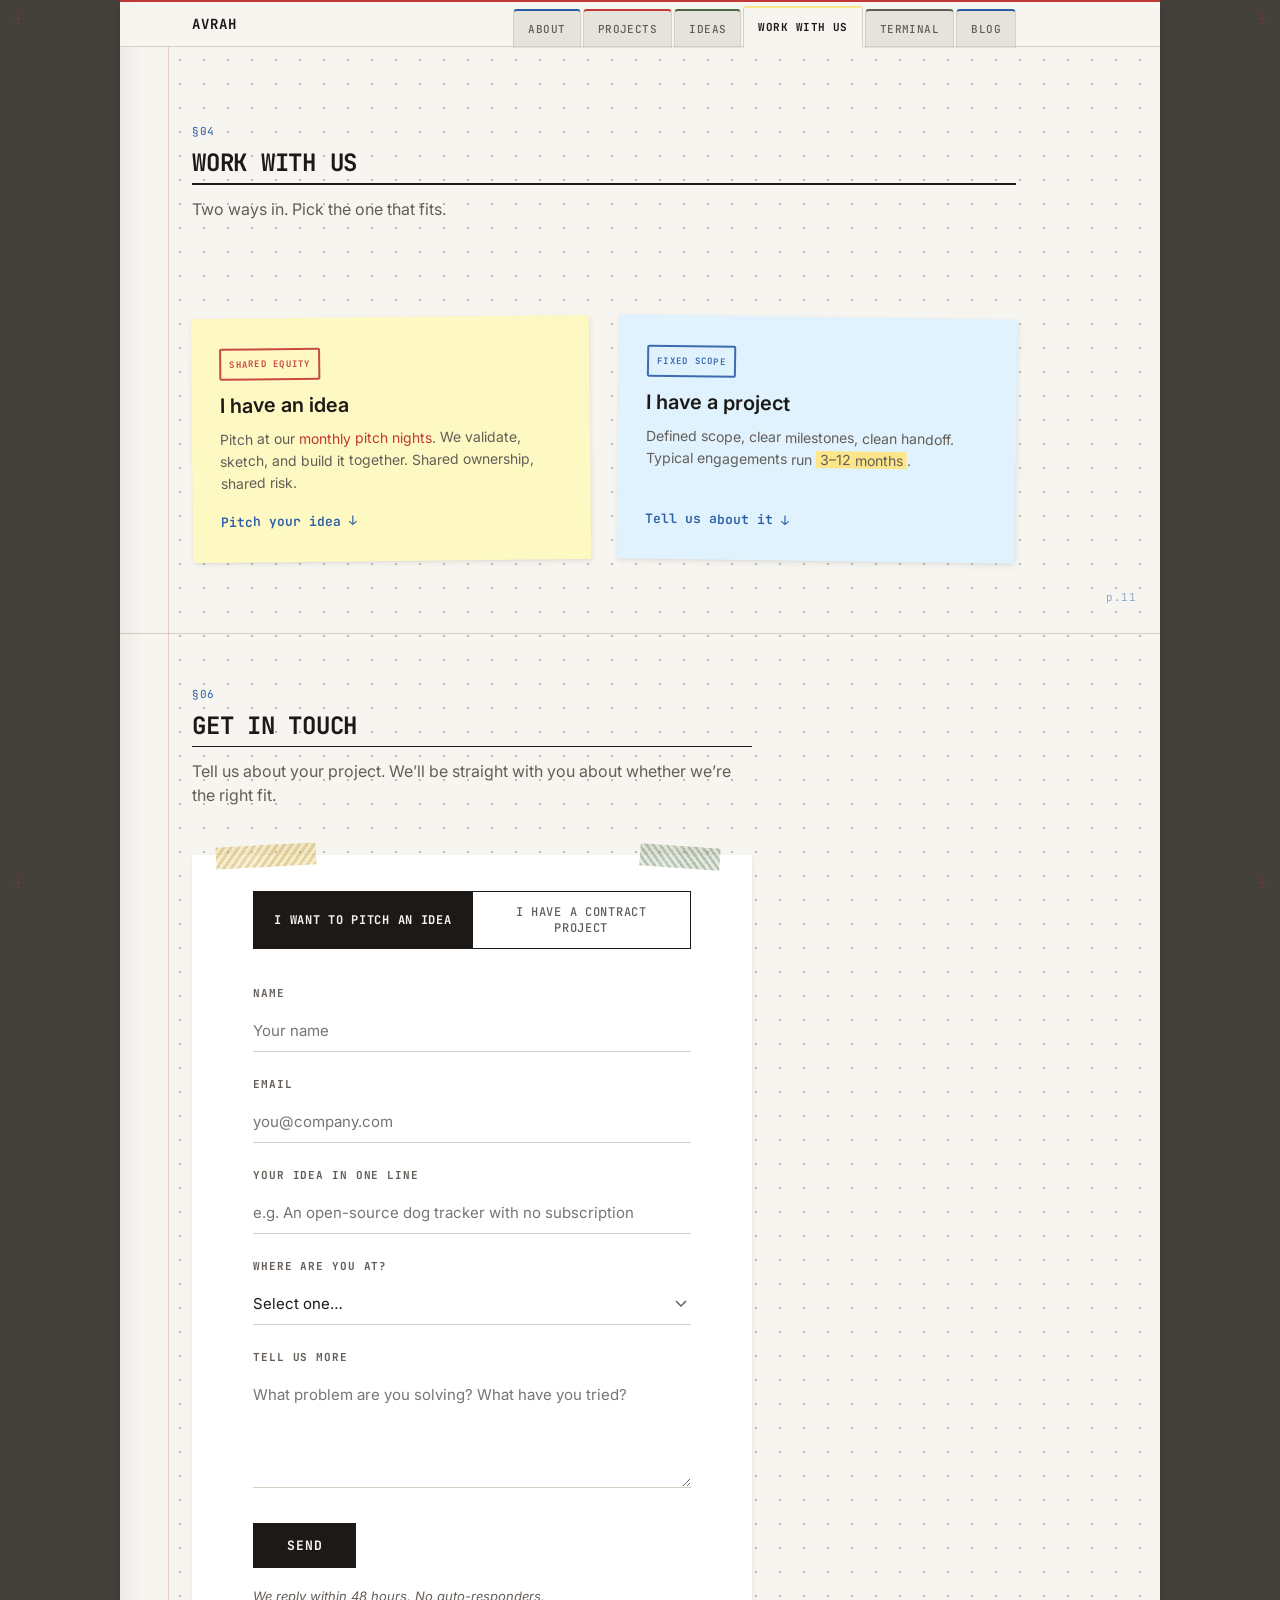
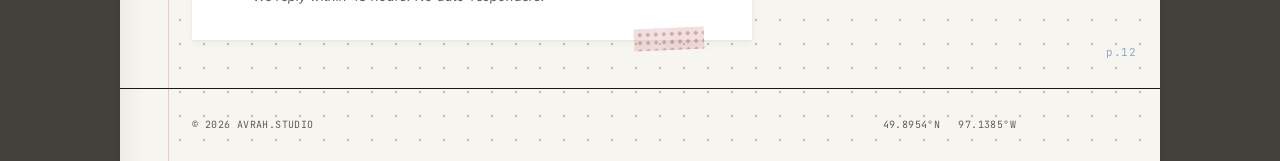
<file: work-with-us/index.html>
<!DOCTYPE html>
<html lang="en">
<head>
  <meta charset="UTF-8">
  <meta name="viewport" content="width=device-width, initial-scale=1.0">
  <title>Avrah — Work With Us</title>
  <meta name="description" content="Two ways to work with Avrah Studio: co-founder model with shared ownership, or contract model with defined scope and clean handoff.">
  <link rel="canonical" href="https://avrah.studio/work-with-us/">
  <meta property="og:type" content="website">
  <meta property="og:url" content="https://avrah.studio/work-with-us/">
  <meta property="og:title" content="Avrah — Work With Us">
  <meta property="og:description" content="Two ways to work with Avrah Studio: co-founder model or contract model with clean handoff.">
  <meta property="og:image" content="https://avrah.studio/favicon.svg">
  <meta name="twitter:card" content="summary">
  <meta name="twitter:title" content="Avrah — Work With Us">
  <meta name="twitter:description" content="Two ways to work with Avrah Studio: co-founder model or contract model with clean handoff.">
  <link rel="icon" href="../favicon.svg" type="image/svg+xml">
  <link rel="stylesheet" href="../style.css">
  <link rel="preconnect" href="https://fonts.googleapis.com">
  <link rel="preconnect" href="https://fonts.gstatic.com" crossorigin>
  <link href="https://fonts.googleapis.com/css2?family=Inter:wght@400;500;600&family=JetBrains+Mono:wght@400;500;700&display=swap" rel="stylesheet">
</head>
<body>

  <!-- Registration Marks -->
  <span class="reg-mark tl" aria-hidden="true"></span>
  <span class="reg-mark tr" aria-hidden="true"></span>
  <span class="reg-mark bl" aria-hidden="true"></span>
  <span class="reg-mark br" aria-hidden="true"></span>

  <main class="page">

  <!-- Trim Line -->
  <div class="trim-line" aria-hidden="true"></div>

  <!-- Navigation -->
  <nav>
    <div class="container">
      <a href="../index.html" class="nav-logo">AVRAH</a>
      <div class="nav-actions">
        <button class="nav-toggle" onclick="document.querySelector('.nav-links').classList.toggle('open')" aria-label="Toggle menu">&#9776;</button>
        <ul class="nav-links">
          <li><a href="../index.html">about</a></li>
          <li><a href="../projects/index.html">projects</a></li>
          <li><a href="../ideas/index.html">ideas</a></li>
          <li><a href="../work-with-us/index.html">work with us</a></li>
          <li><a href="../terminal/index.html">terminal</a></li>
          <li><a href="../blog/index.html">blog</a></li>
        </ul>
      </div>
    </div>
  </nav>

  <!-- Work With Us -->
  <section id="work-with-us" data-page="11">
    <div class="container">
      <p class="section-num">&sect;04</p>
      <h2 class="section-title">Work With Us</h2>
      <div class="section-rule"></div>
      <p class="section-desc">Two ways in. Pick the one that fits.</p>

      <div class="cta-row">
        <a href="#contact" class="cta-note cta-note-pitch" onclick="setMode('pitch')">
          <p class="cta-note-label"><span class="stamp stamp-idea" style="margin-left:0;font-size:9px;">shared equity</span></p>
          <p class="cta-note-title">I have an idea</p>
          <p class="cta-note-desc">Pitch at our <span style="color:var(--red-ink)">monthly pitch nights</span>. We validate, sketch, and build it together. Shared ownership, shared risk.</p>
          <p class="cta-note-action">Pitch your idea &darr;</p>
        </a>
        <a href="#contact" class="cta-note cta-note-contract" onclick="setMode('contract')" style="background:#e0f2fe;">
          <p class="cta-note-label"><span class="stamp stamp-project" style="margin-left:0;font-size:9px;">fixed scope</span></p>
          <p class="cta-note-title">I have a project</p>
          <p class="cta-note-desc">Defined scope, clear milestones, clean handoff. Typical engagements run <span style="background:var(--highlight);padding:0 4px">3&ndash;12 months</span>.</p>
          <p class="cta-note-action">Tell us about it &darr;</p>
        </a>
      </div>

    </div>
  </section>

  <!-- Contact Form -->
  <section id="contact" class="form-section" data-page="12">
    <div class="container">
      <p class="section-num">&sect;06</p>
      <h2 class="section-title">Get in Touch</h2>
      <div class="section-rule"></div>
      <p class="section-desc">Tell us about your project. We&rsquo;ll be straight with you about whether we&rsquo;re the right fit.</p>

      <div class="form-wrapper taped-insert form-card">
        <span class="tape washi-gold" style="width:100px; top:-10px; left:24px; transform:rotate(-3deg);"></span>
        <span class="tape washi-sage" style="width:80px; top:-9px; right:32px; transform:rotate(4deg);"></span>
        <span class="tape washi-rose" style="width:70px; bottom:-10px; right:48px; transform:rotate(-2.5deg);"></span>
        <form id="contact-form" action="https://formspree.io/f/mwvywwdv" method="POST">

          <!-- Pitch / Contract toggle -->
          <div class="form-toggle">
            <button type="button" class="form-toggle-btn active" data-mode="pitch">I want to pitch an idea</button>
            <button type="button" class="form-toggle-btn" data-mode="contract">I have a contract project</button>
          </div>
          <input type="hidden" name="inquiry_type" id="inquiry-type" value="pitch">

          <!-- Shared fields -->
          <div class="form-field">
            <label for="form-name">Name</label>
            <input type="text" id="form-name" name="name" required placeholder="Your name">
          </div>

          <div class="form-field">
            <label for="form-email">Email</label>
            <input type="email" id="form-email" name="email" required placeholder="you@company.com">
          </div>

          <!-- Pitch-specific fields -->
          <div class="form-conditional visible" id="pitch-fields">
            <div class="form-field">
              <label for="form-idea">Your idea in one line</label>
              <input type="text" id="form-idea" name="idea" placeholder="e.g. An open-source dog tracker with no subscription">
            </div>

            <div class="form-field">
              <label for="form-stage">Where are you at?</label>
              <select id="form-stage" name="stage">
                <option value="">Select one&hellip;</option>
                <option value="napkin">Napkin sketch</option>
                <option value="validated">Validated the problem</option>
                <option value="prototype">Have a prototype</option>
                <option value="revenue">Already have revenue</option>
              </select>
            </div>
          </div>

          <!-- Contract-specific fields -->
          <div class="form-conditional" id="contract-fields">
            <div class="form-field">
              <label for="form-company">Company</label>
              <input type="text" id="form-company" name="company" placeholder="Your company or organization">
            </div>

            <div class="form-field">
              <label for="form-timeline">Timeline</label>
              <select id="form-timeline" name="timeline">
                <option value="">Select one&hellip;</option>
                <option value="asap">ASAP</option>
                <option value="1-3mo">1&ndash;3 months</option>
                <option value="3-6mo">3&ndash;6 months</option>
                <option value="6-12mo">6&ndash;12 months</option>
                <option value="exploring">Just exploring</option>
              </select>
            </div>

            <div class="form-field">
              <label for="form-budget">Budget range</label>
              <select id="form-budget" name="budget">
                <option value="">Select one&hellip;</option>
                <option value="<25k">Under $25k</option>
                <option value="25-50k">$25k &ndash; $50k</option>
                <option value="50-100k">$50k &ndash; $100k</option>
                <option value="100k+">$100k+</option>
                <option value="unsure">Not sure yet</option>
              </select>
            </div>
          </div>

          <!-- Shared message field -->
          <div class="form-field">
            <label for="form-message">Tell us more</label>
            <textarea id="form-message" name="message" rows="4" placeholder="What problem are you solving? What have you tried?"></textarea>
          </div>

          <button type="submit" class="form-submit">Send</button>
          <p class="form-hint">We reply within 48 hours. No auto-responders.</p>

        </form>
      </div>
    </div>
  </section>

  <!-- Footer -->
  <footer>
    <div class="container">
      <span class="footer-left">&copy; 2026 AVRAH.STUDIO</span>
      <span class="footer-right">49.8954&deg;N &ensp; 97.1385&deg;W</span>
    </div>
  </footer>

  </main>

  <script src="../nav.js"></script>
  <script>
  var btns = document.querySelectorAll('.form-toggle-btn');
  var pitchFields = document.getElementById('pitch-fields');
  var contractFields = document.getElementById('contract-fields');
  var typeInput = document.getElementById('inquiry-type');

  function setMode(mode) {
    btns.forEach(function(b) { b.classList.remove('active'); });
    document.querySelector('[data-mode="' + mode + '"]').classList.add('active');
    typeInput.value = mode;
    if (mode === 'pitch') {
      pitchFields.classList.add('visible');
      contractFields.classList.remove('visible');
    } else {
      pitchFields.classList.remove('visible');
      contractFields.classList.add('visible');
    }
  }

  // Toggle buttons in form
  btns.forEach(function(btn) {
    btn.addEventListener('click', function() {
      setMode(btn.getAttribute('data-mode'));
    });
  });

  // Check URL hash for pre-selection
  if (location.hash === '#contract') {
    setMode('contract');
  }
  </script>
<!-- Cloudflare Web Analytics --><script defer src='https://static.cloudflareinsights.com/beacon.min.js' data-cf-beacon='{"token": "22912c698a2c40068f3bdbebdeb8ba72"}'></script><!-- End Cloudflare Web Analytics -->
</body>
</html>
</file>
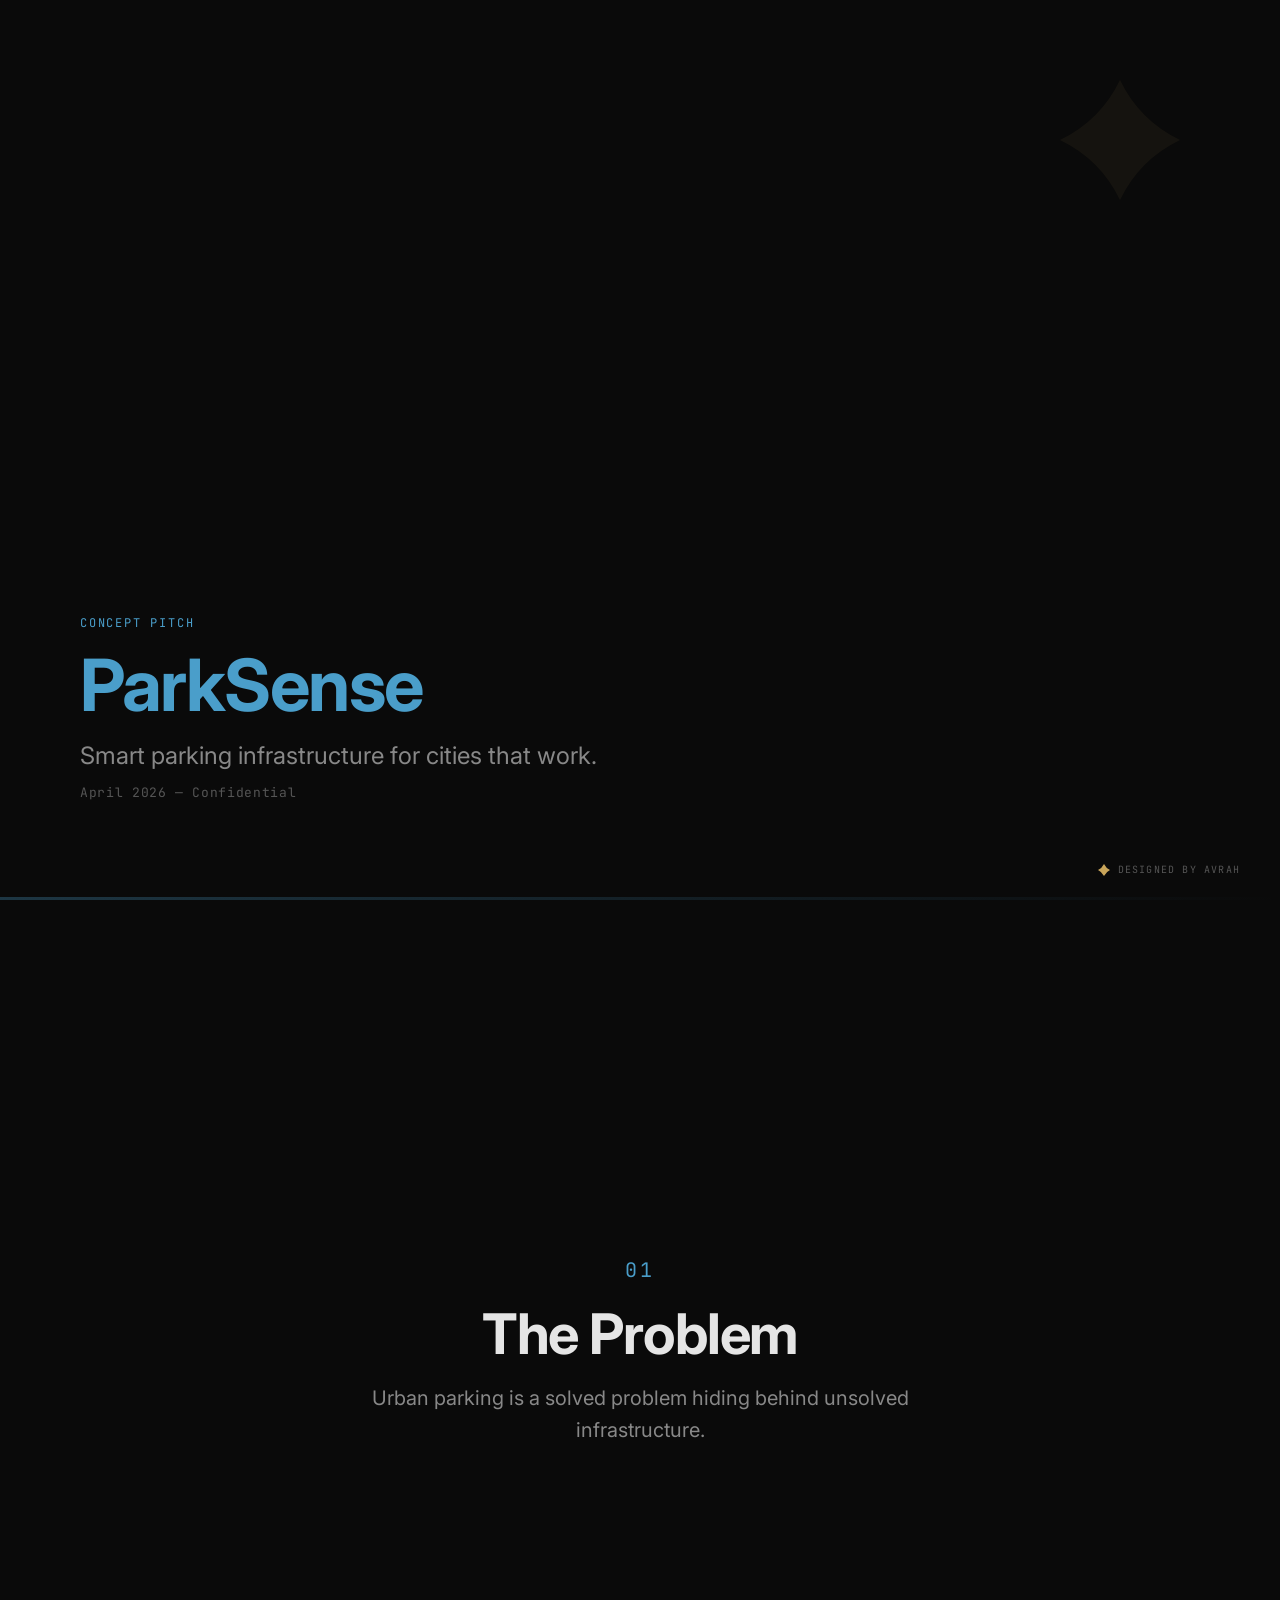
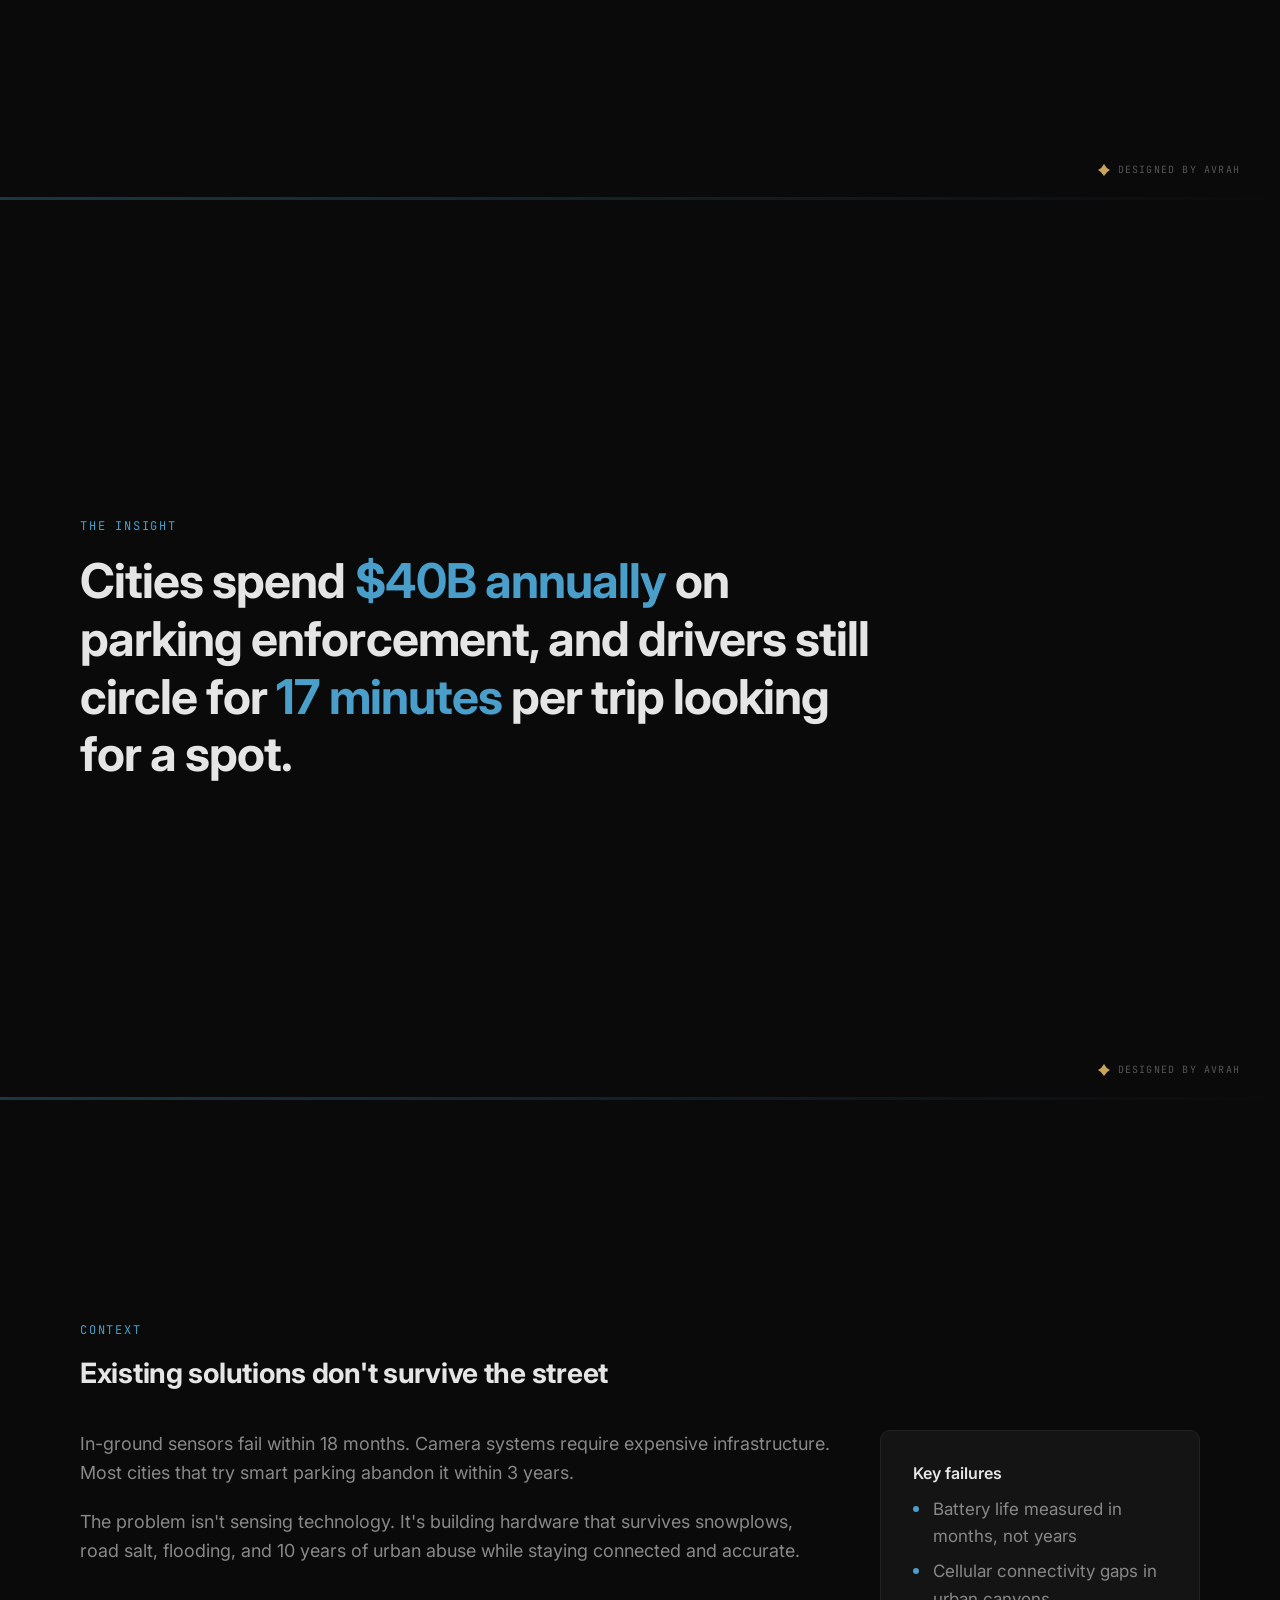
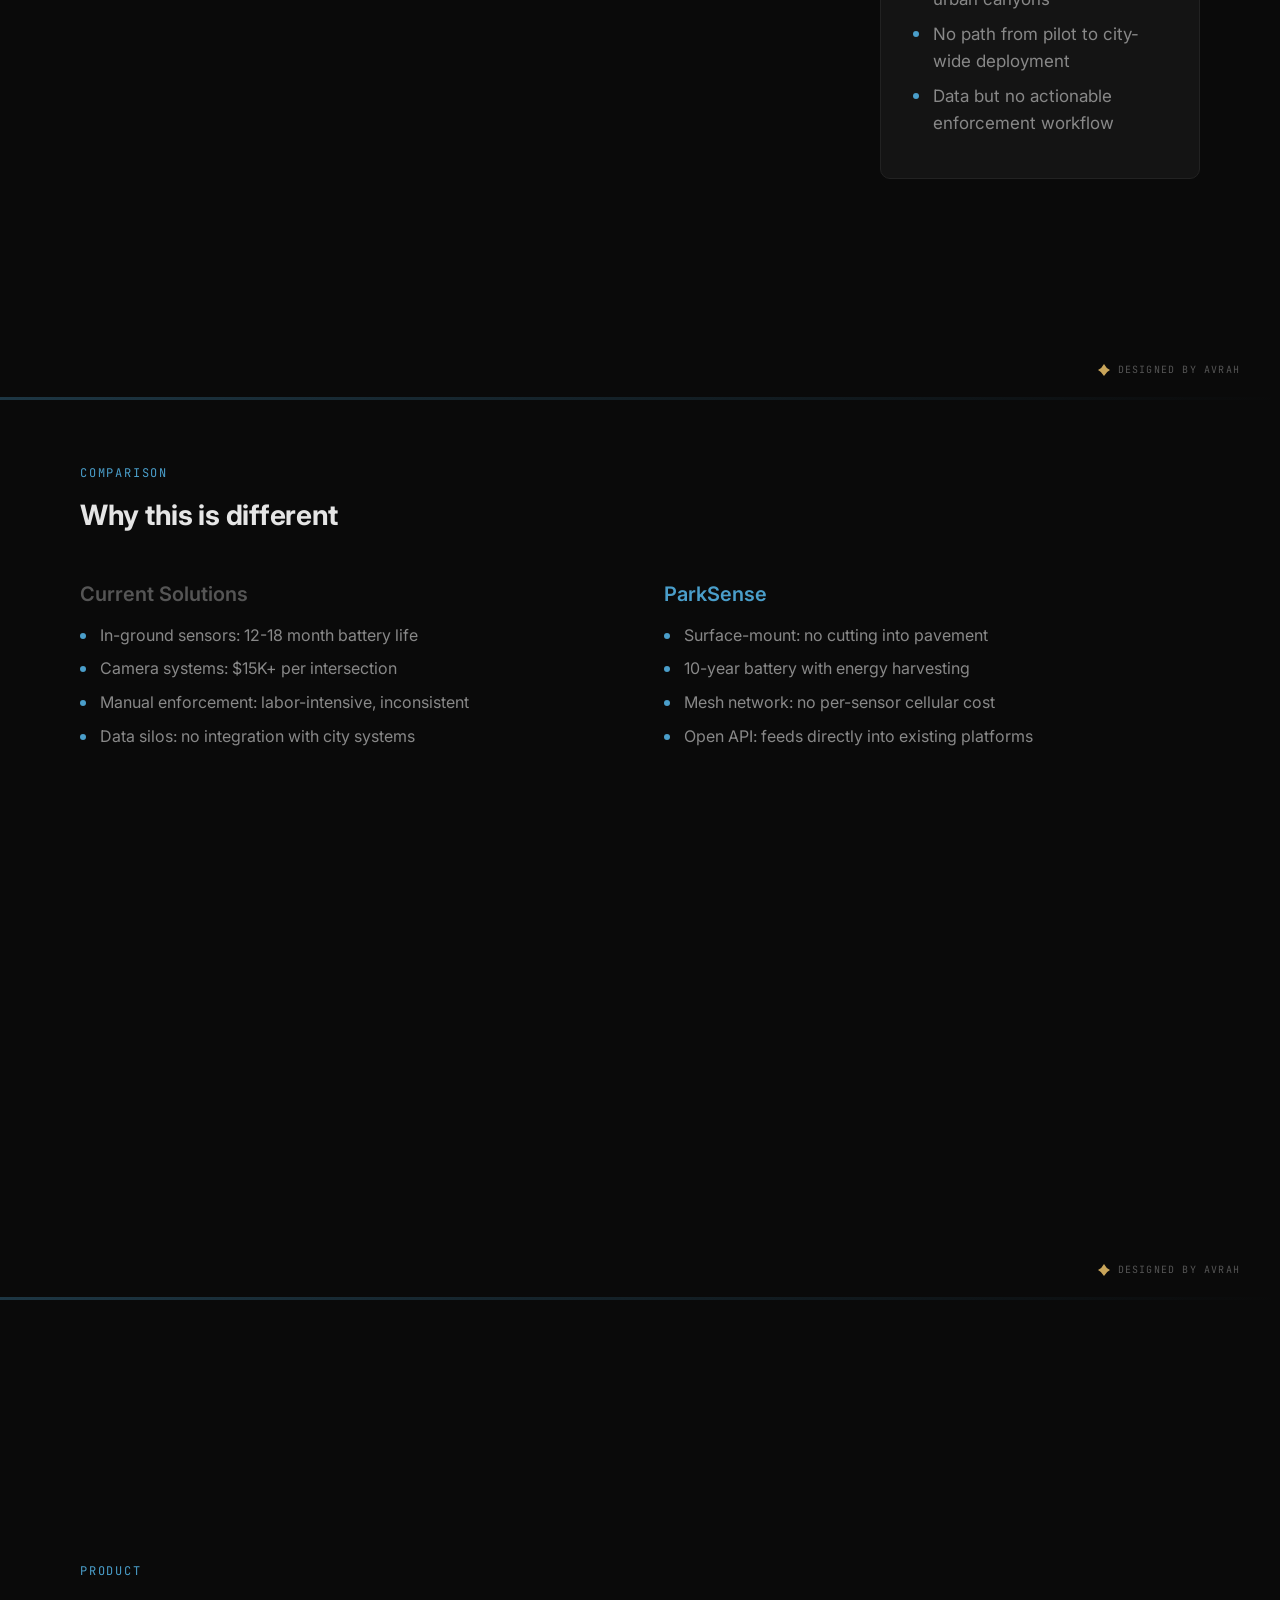
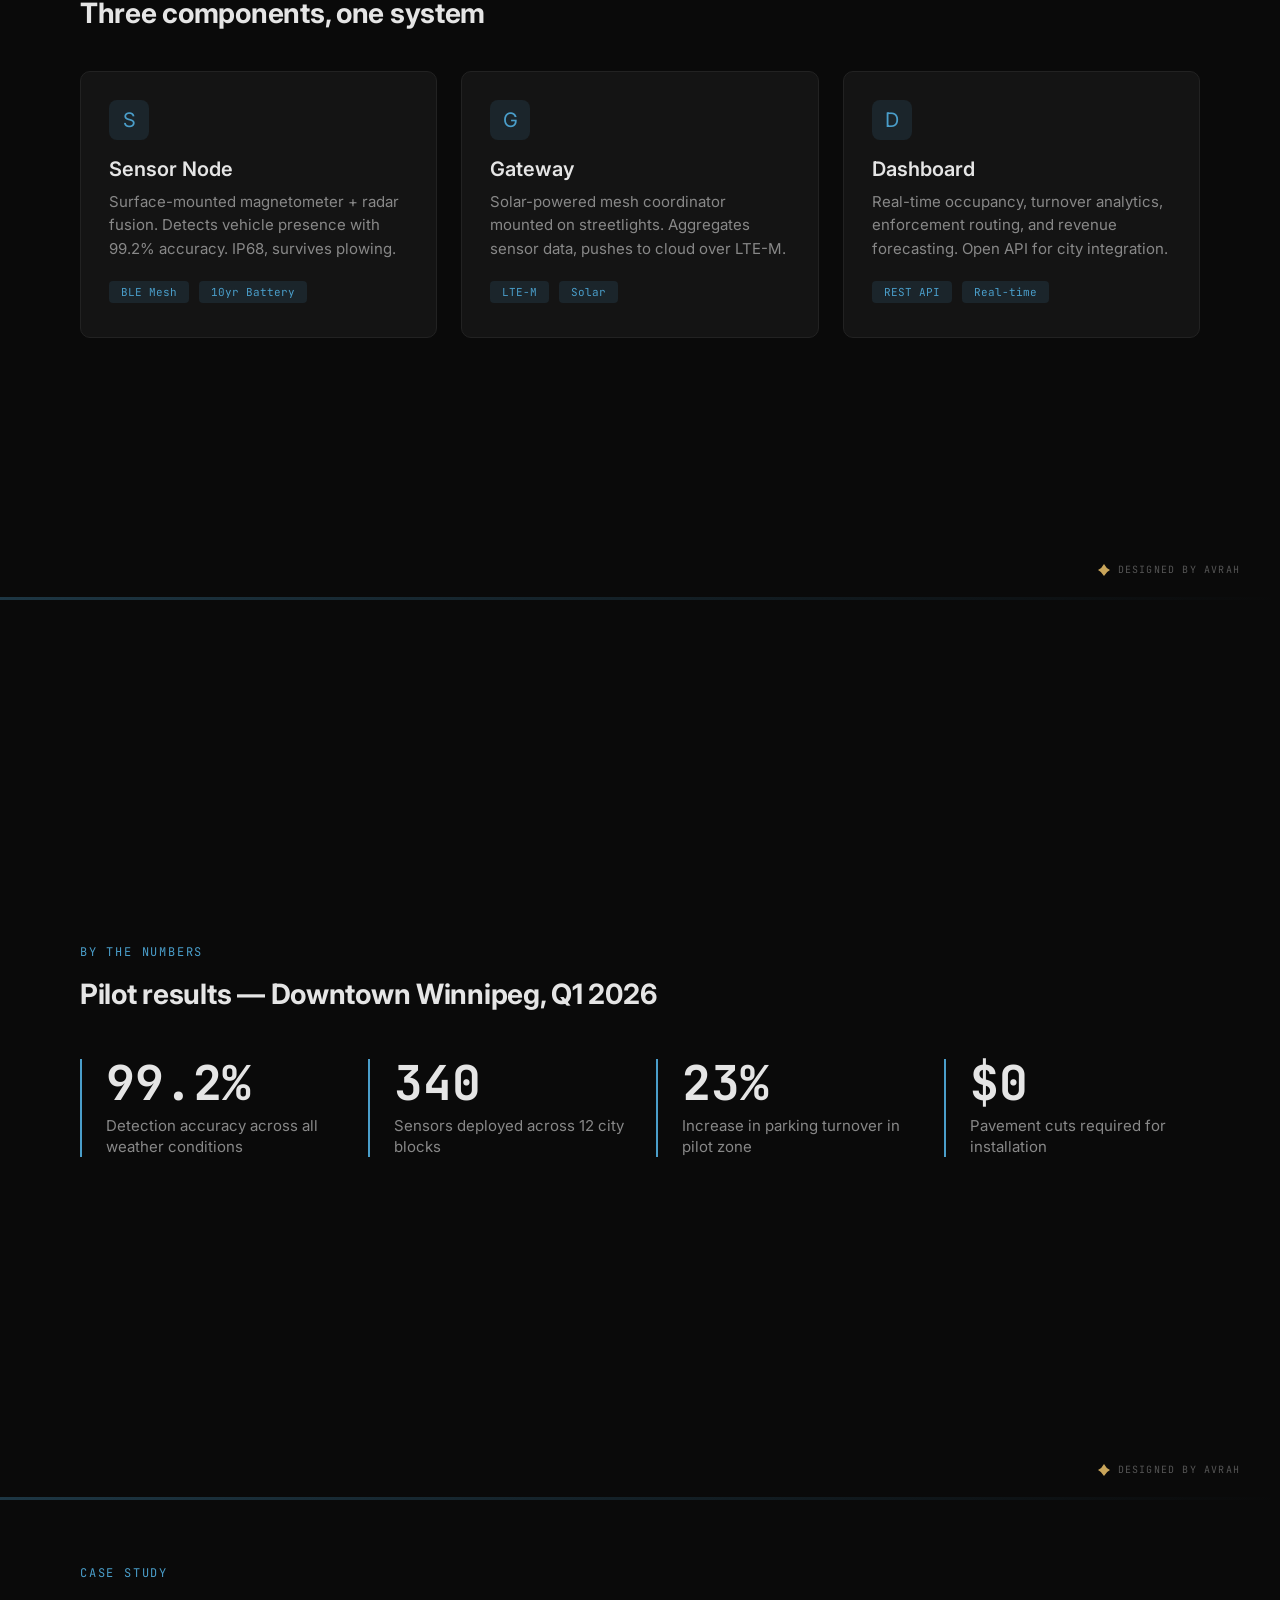
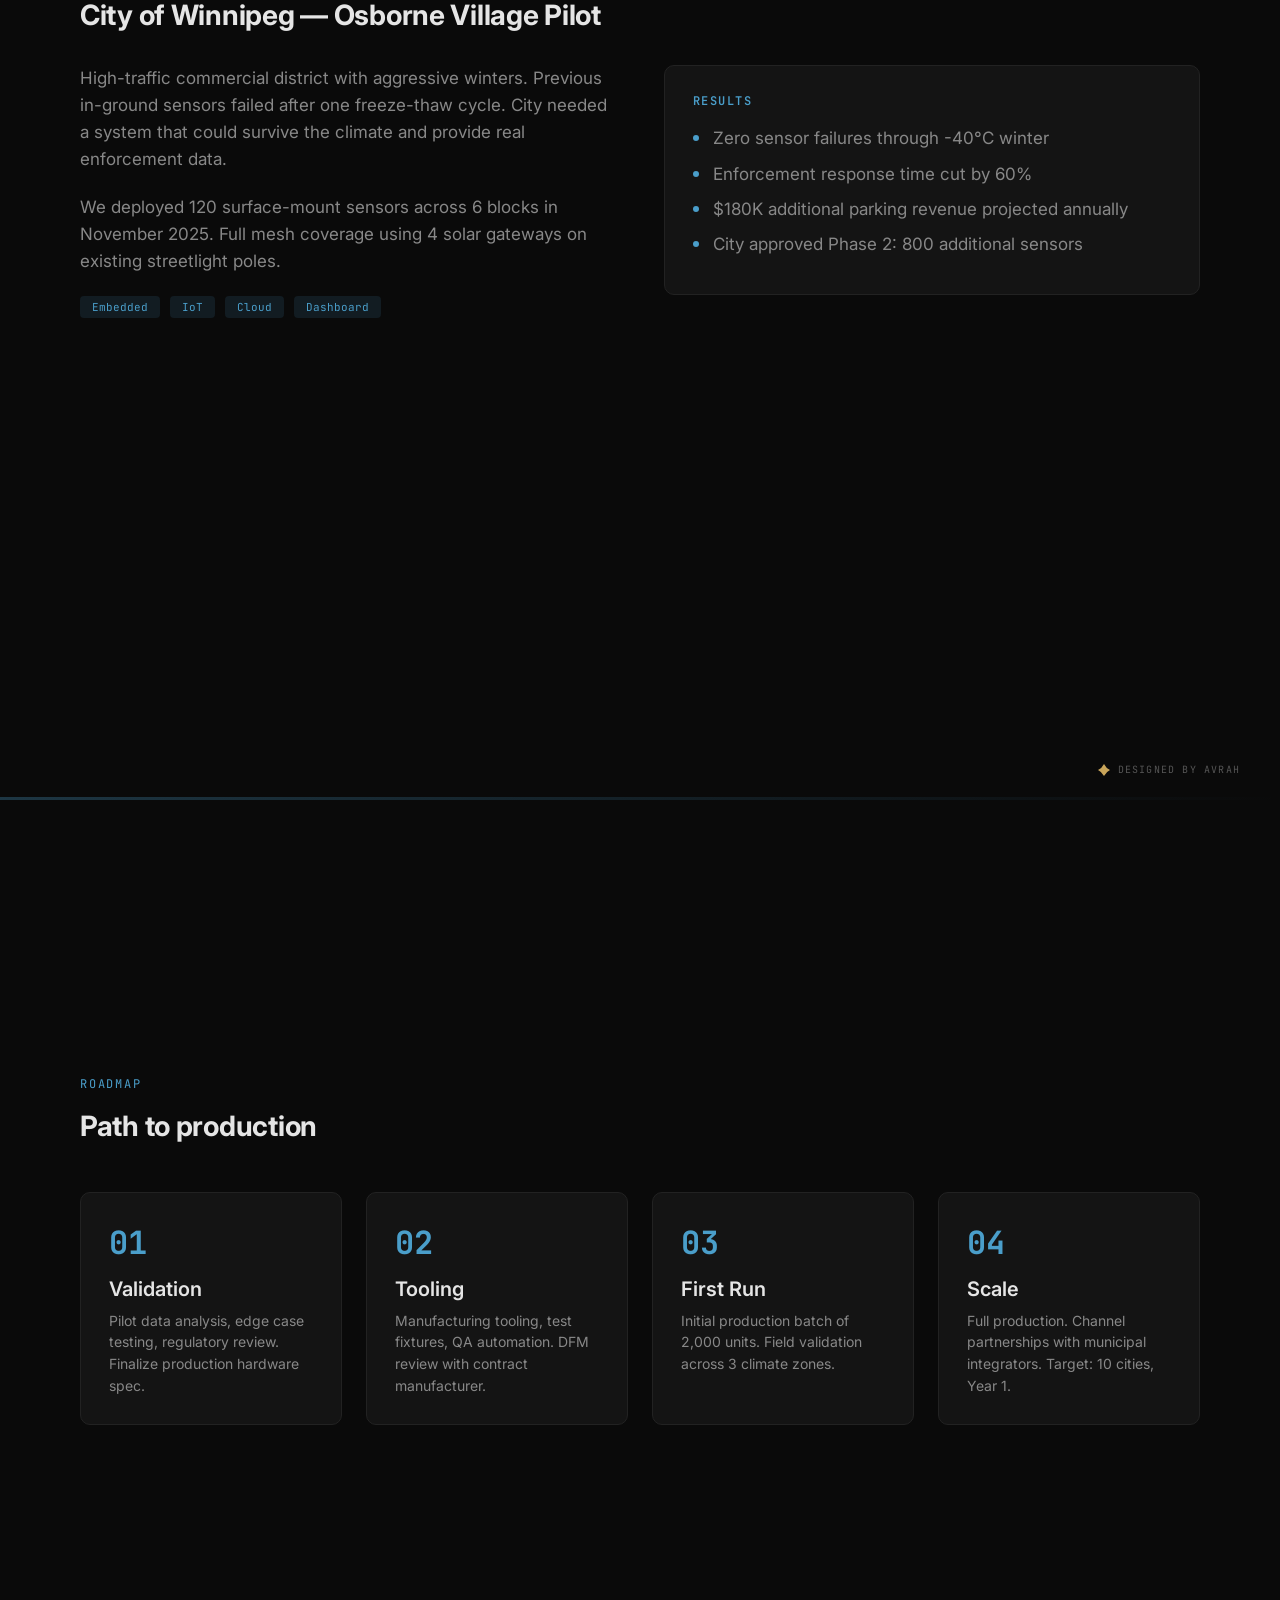
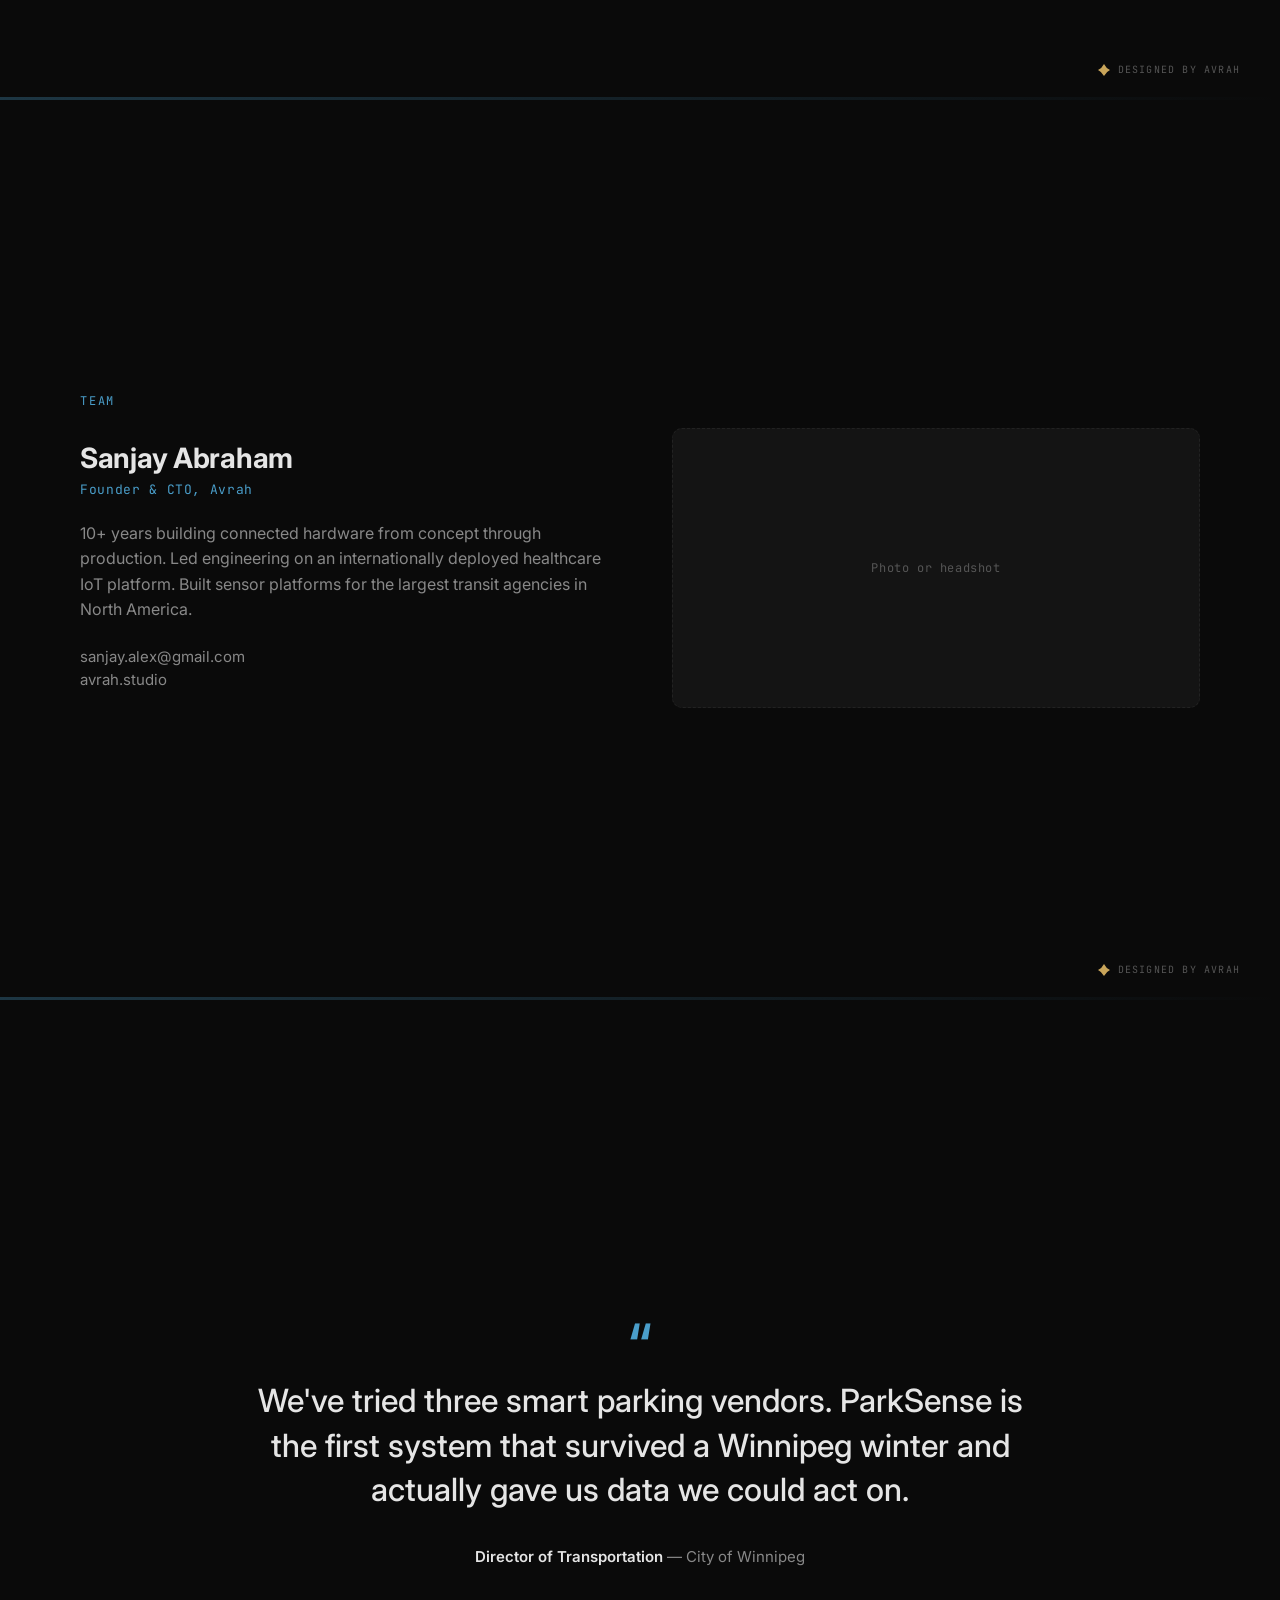
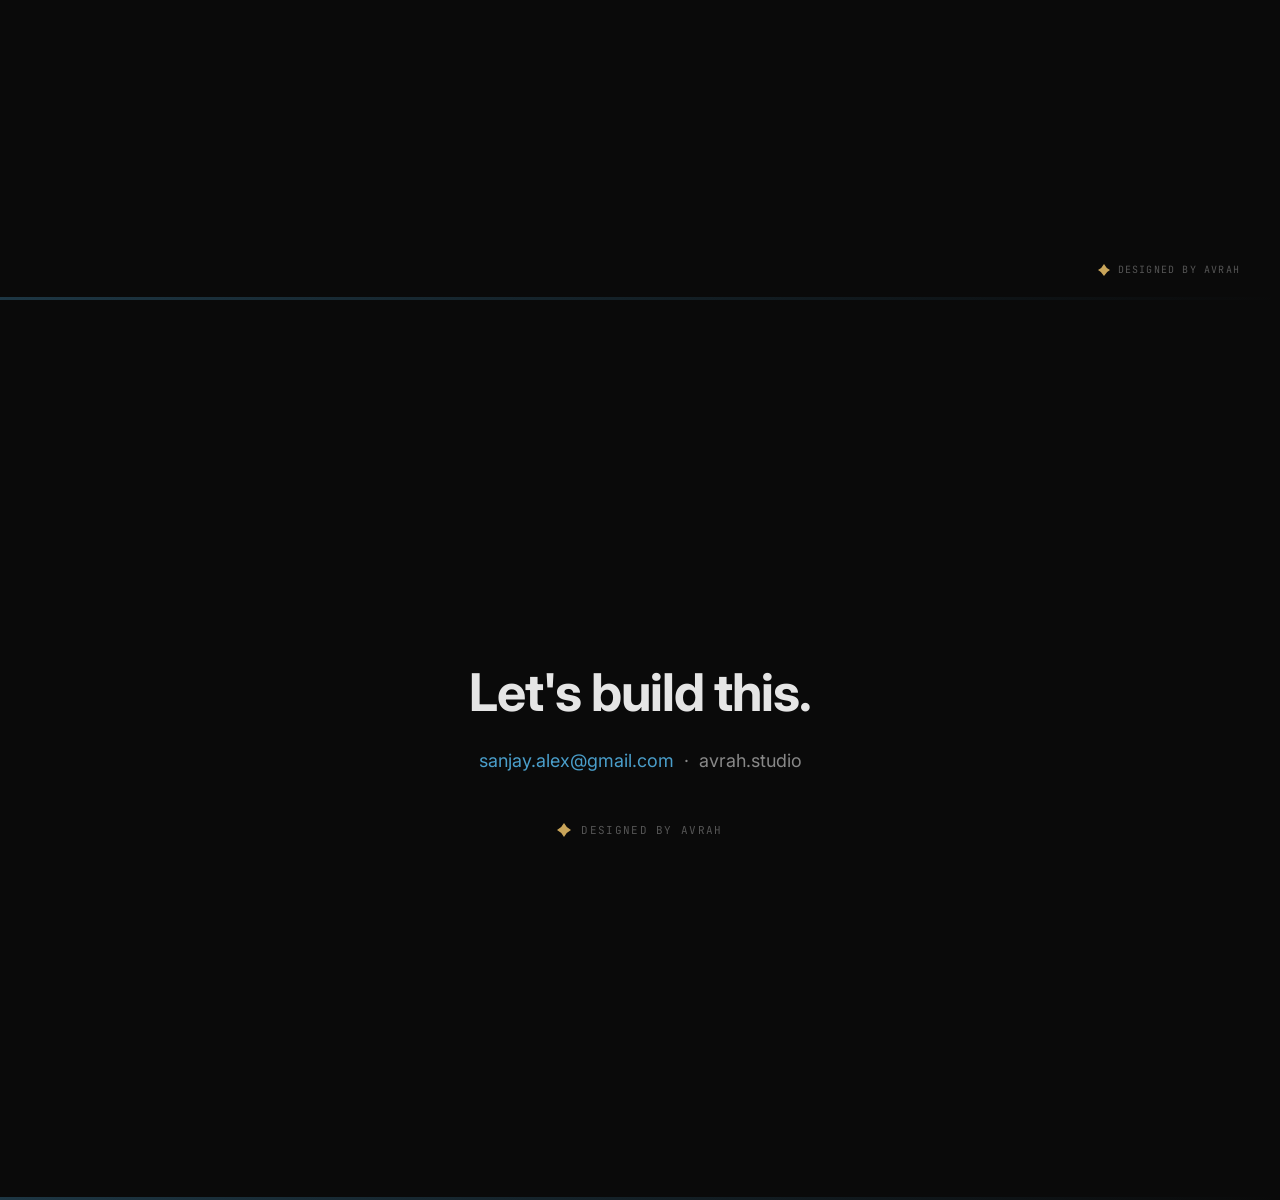
<file: deck/template.html>
<!DOCTYPE html>
<html lang="en">
<head>
  <meta charset="UTF-8">
  <meta name="viewport" content="width=device-width, initial-scale=1.0">
  <title>ParkSense — Pitch Deck</title>

  <link rel="preconnect" href="https://fonts.googleapis.com">
  <link rel="preconnect" href="https://fonts.gstatic.com" crossorigin>
  <link href="https://fonts.googleapis.com/css2?family=Inter:wght@400;500;600;700&family=JetBrains+Mono:wght@400;700&display=swap" rel="stylesheet">

  <style>
    /* ================================================================
       PITCH DECK TEMPLATE — AVRAH PRODUCT DESIGN STUDIO
       ================================================================
       HOW TO USE:
       1. Change the PRODUCT variables below to theme for your product
       2. Copy/paste <section class="slide slide--type"> blocks to build your deck
       3. Delete the slide types you don't need
       4. File > Print > Save as PDF (Chrome recommended, no margins, background graphics ON)
       ================================================================ */

    /* ── Reset ── */
    *, *::before, *::after { margin: 0; padding: 0; box-sizing: border-box; }

    :root {
      /* ============================================================
         PRODUCT BRAND — Change these per deck
         ============================================================ */
      --product-accent:     #4a9eca;                      /* Product hero color   */
      --product-accent-dim: rgba(74, 158, 202, 0.12);     /* Hero color at 12%    */
      --product-accent-text: #4a9eca;                      /* Text in hero color   */

      /* ============================================================
         AVRAH BRAND — Do not change
         ============================================================ */
      --avrah-gold:     #c9a55a;
      --avrah-gold-dim: rgba(201, 165, 90, 0.12);
      --bg:             #0a0a0a;
      --bg-surface:     #141414;
      --bg-surface-alt: #1a1a1a;
      --border:         #222;
      --border-hover:   #333;
      --text:           #e5e5e5;
      --text-muted:     #888;
      --text-dim:       #555;
      --font:           'Inter', -apple-system, BlinkMacSystemFont, 'Segoe UI', sans-serif;
      --font-mono:      'JetBrains Mono', 'SF Mono', 'Fira Code', monospace;

      /* Illustration accents (for diagrams/visuals) */
      --amber:  #d4865a;
      --sage:   #7a9e7e;
      --copper: #b87333;
      --dusk:   #8b7ec8;
      --sky:    #6b9ec4;
      --rose:   #c47878;
    }

    /* ── Slide Base ── */
    html, body {
      background: var(--bg);
      color: var(--text);
      font-family: var(--font);
      -webkit-font-smoothing: antialiased;
    }

    .slide {
      width: 100vw;
      height: 100vh;
      padding: 64px 80px;
      display: flex;
      flex-direction: column;
      justify-content: center;
      position: relative;
      overflow: hidden;
      background: var(--bg);
    }

    /* ── Slide Footer (appears on every slide) ── */
    .slide::after {
      content: '';
      position: absolute;
      bottom: 0;
      left: 0;
      right: 0;
      height: 3px;
      background: linear-gradient(90deg, var(--product-accent) 0%, transparent 100%);
      opacity: 0.3;
    }

    /* ── Common Elements ── */
    .label {
      font-family: var(--font-mono);
      font-size: 12px;
      font-weight: 400;
      text-transform: uppercase;
      letter-spacing: 0.15em;
      color: var(--product-accent-text);
      margin-bottom: 16px;
    }

    .label--avrah {
      color: var(--avrah-gold);
    }

    h1 {
      font-size: 56px;
      font-weight: 700;
      letter-spacing: -0.02em;
      line-height: 1.1;
      color: var(--text);
    }

    h2 {
      font-size: 44px;
      font-weight: 700;
      letter-spacing: -0.02em;
      line-height: 1.15;
      color: var(--text);
    }

    h3 {
      font-size: 28px;
      font-weight: 700;
      letter-spacing: -0.01em;
      line-height: 1.2;
    }

    h4 {
      font-size: 20px;
      font-weight: 600;
      line-height: 1.3;
    }

    p {
      font-size: 18px;
      line-height: 1.6;
      color: var(--text-muted);
    }

    .text-large {
      font-size: 20px;
      line-height: 1.6;
      color: var(--text-muted);
      max-width: 640px;
    }

    ul {
      list-style: none;
    }

    ul li {
      font-size: 17px;
      color: var(--text-muted);
      line-height: 1.6;
      padding-left: 20px;
      position: relative;
      margin-bottom: 8px;
    }

    ul li::before {
      content: '';
      position: absolute;
      left: 0;
      top: 10px;
      width: 6px;
      height: 6px;
      background: var(--product-accent);
      border-radius: 50%;
    }

    /* Tag pills */
    .tag {
      display: inline-block;
      font-family: var(--font-mono);
      font-size: 11px;
      color: var(--product-accent-text);
      background: var(--product-accent-dim);
      padding: 4px 12px;
      border-radius: 4px;
      margin-right: 6px;
      margin-bottom: 6px;
    }

    .tag--avrah {
      color: var(--avrah-gold);
      background: var(--avrah-gold-dim);
    }

    /* Cards */
    .card {
      background: var(--bg-surface);
      border: 1px solid var(--border);
      border-radius: 10px;
      padding: 32px;
    }

    /* Spark mark (inline SVG as background) */
    .avrah-spark {
      display: inline-block;
      width: 20px;
      height: 20px;
      background-image: url("data:image/svg+xml,%3Csvg viewBox='0 0 80 80' xmlns='http://www.w3.org/2000/svg'%3E%3Cpath d='M40 0Q53 27 80 40Q53 53 40 80Q27 53 0 40Q27 27 40 0Z' fill='%23c9a55a'/%3E%3C/svg%3E");
      background-size: contain;
      background-repeat: no-repeat;
      vertical-align: middle;
    }

    .avrah-badge {
      position: absolute;
      bottom: 24px;
      right: 40px;
      display: flex;
      align-items: center;
      gap: 8px;
      font-family: var(--font-mono);
      font-size: 10px;
      letter-spacing: 0.12em;
      text-transform: uppercase;
      color: var(--text-dim);
    }

    .avrah-badge .avrah-spark {
      width: 12px;
      height: 12px;
    }

    /* Placeholder for images/diagrams */
    .visual-placeholder {
      background: var(--bg-surface);
      border: 1px dashed var(--border);
      border-radius: 10px;
      display: flex;
      align-items: center;
      justify-content: center;
      color: var(--text-dim);
      font-family: var(--font-mono);
      font-size: 12px;
      letter-spacing: 0.05em;
      min-height: 200px;
    }

    /* ================================================================
       SLIDE TYPES
       ================================================================ */

    /* ── 1. Title Slide ── */
    .slide--title {
      justify-content: flex-end;
      padding-bottom: 96px;
    }

    .slide--title .product-name {
      font-size: 72px;
      font-weight: 700;
      letter-spacing: -0.02em;
      line-height: 1;
      margin-bottom: 16px;
    }

    .slide--title .product-name .accent {
      color: var(--product-accent-text);
    }

    .slide--title .product-tagline {
      font-size: 24px;
      color: var(--text-muted);
      margin-bottom: 8px;
    }

    .slide--title .product-date {
      font-family: var(--font-mono);
      font-size: 13px;
      color: var(--text-dim);
      letter-spacing: 0.05em;
    }

    .slide--title .title-spark {
      position: absolute;
      top: 80px;
      right: 100px;
      width: 120px;
      height: 120px;
      opacity: 0.06;
      background-image: url("data:image/svg+xml,%3Csvg viewBox='0 0 80 80' xmlns='http://www.w3.org/2000/svg'%3E%3Cpath d='M40 0Q53 27 80 40Q53 53 40 80Q27 53 0 40Q27 27 40 0Z' fill='%23c9a55a'/%3E%3C/svg%3E");
      background-size: contain;
      background-repeat: no-repeat;
    }

    /* ── 2. Section Divider ── */
    .slide--section {
      justify-content: center;
      align-items: center;
      text-align: center;
    }

    .slide--section h2 {
      font-size: 56px;
      margin-bottom: 16px;
    }

    .slide--section p {
      font-size: 20px;
      max-width: 560px;
    }

    /* ── 3. Statement ── */
    .slide--statement {
      justify-content: center;
      padding-right: 160px;
    }

    .slide--statement h2 {
      font-size: 48px;
      line-height: 1.2;
      max-width: 800px;
    }

    .slide--statement h2 .accent {
      color: var(--product-accent-text);
    }

    /* ── 4. Text + Detail ── */
    .slide--text .slide-header {
      margin-bottom: 40px;
    }

    .slide--text .slide-body {
      display: flex;
      gap: 48px;
    }

    .slide--text .slide-body .primary {
      flex: 1;
    }

    .slide--text .slide-body .aside {
      flex: 0 0 320px;
    }

    /* ── 5. Two Column ── */
    .slide--two-col .slide-header {
      margin-bottom: 48px;
    }

    .slide--two-col .columns {
      display: grid;
      grid-template-columns: 1fr 1fr;
      gap: 48px;
      flex: 1;
    }

    .slide--two-col .column h4 {
      margin-bottom: 16px;
    }

    .slide--two-col .column p {
      font-size: 16px;
    }

    .slide--two-col .column ul li {
      font-size: 16px;
    }

    /* ── 6. Three Column (Capabilities) ── */
    .slide--three-col .slide-header {
      margin-bottom: 40px;
    }

    .slide--three-col .columns {
      display: grid;
      grid-template-columns: 1fr 1fr 1fr;
      gap: 24px;
    }

    .slide--three-col .column {
      background: var(--bg-surface);
      border: 1px solid var(--border);
      border-radius: 10px;
      padding: 28px;
    }

    .slide--three-col .column .icon-placeholder {
      width: 40px;
      height: 40px;
      background: var(--product-accent-dim);
      border-radius: 8px;
      margin-bottom: 16px;
      display: flex;
      align-items: center;
      justify-content: center;
      font-size: 20px;
    }

    .slide--three-col .column h4 {
      margin-bottom: 8px;
    }

    .slide--three-col .column p {
      font-size: 15px;
      line-height: 1.55;
    }

    /* ── 7. Metrics / Stats ── */
    .slide--metrics .slide-header {
      margin-bottom: 48px;
    }

    .slide--metrics .metrics-grid {
      display: grid;
      grid-template-columns: repeat(4, 1fr);
      gap: 32px;
    }

    .slide--metrics .metric {
      border-left: 2px solid var(--product-accent);
      padding-left: 24px;
    }

    .slide--metrics .metric .number {
      font-family: var(--font-mono);
      font-size: 48px;
      font-weight: 700;
      color: var(--text);
      line-height: 1;
      margin-bottom: 8px;
    }

    .slide--metrics .metric .metric-label {
      font-size: 15px;
      color: var(--text-muted);
      line-height: 1.4;
    }

    /* ── 8. Case Study ── */
    .slide--case-study .case-header {
      margin-bottom: 32px;
    }

    .slide--case-study .case-body {
      display: grid;
      grid-template-columns: 1fr 1fr;
      gap: 48px;
      flex: 1;
      align-items: start;
    }

    .slide--case-study .case-description p {
      font-size: 17px;
      margin-bottom: 20px;
    }

    .slide--case-study .case-results {
      background: var(--bg-surface);
      border: 1px solid var(--border);
      border-radius: 10px;
      padding: 28px;
    }

    .slide--case-study .case-results h4 {
      font-family: var(--font-mono);
      font-size: 12px;
      text-transform: uppercase;
      letter-spacing: 0.12em;
      color: var(--product-accent-text);
      margin-bottom: 16px;
    }

    /* ── 9. Process / Timeline ── */
    .slide--process .slide-header {
      margin-bottom: 48px;
    }

    .slide--process .steps {
      display: grid;
      grid-template-columns: repeat(4, 1fr);
      gap: 24px;
    }

    .slide--process .step {
      background: var(--bg-surface);
      border: 1px solid var(--border);
      border-radius: 10px;
      padding: 28px;
    }

    .slide--process .step-num {
      font-family: var(--font-mono);
      font-size: 32px;
      font-weight: 700;
      color: var(--product-accent-text);
      margin-bottom: 12px;
    }

    .slide--process .step h4 {
      margin-bottom: 8px;
    }

    .slide--process .step p {
      font-size: 14px;
      line-height: 1.55;
    }

    /* ── 10. Team / About ── */
    .slide--team {
      justify-content: center;
    }

    .slide--team .team-layout {
      display: grid;
      grid-template-columns: 1fr 1fr;
      gap: 64px;
      align-items: center;
    }

    .slide--team .team-info h3 {
      margin-bottom: 4px;
    }

    .slide--team .team-info .role {
      font-family: var(--font-mono);
      font-size: 13px;
      color: var(--product-accent-text);
      letter-spacing: 0.05em;
      margin-bottom: 20px;
    }

    .slide--team .team-info p {
      font-size: 16px;
      margin-bottom: 12px;
    }

    .slide--team .team-contact {
      margin-top: 24px;
    }

    .slide--team .team-contact a {
      color: var(--text-muted);
      text-decoration: none;
      font-size: 15px;
      display: block;
      margin-bottom: 4px;
    }

    /* ── 11. Quote / Testimonial ── */
    .slide--quote {
      justify-content: center;
      align-items: center;
      text-align: center;
      padding: 64px 120px;
    }

    .slide--quote blockquote {
      font-size: 32px;
      font-weight: 500;
      line-height: 1.4;
      color: var(--text);
      max-width: 800px;
      margin-bottom: 32px;
    }

    .slide--quote blockquote::before {
      content: open-quote;
      display: block;
      font-size: 64px;
      color: var(--product-accent);
      line-height: 0.5;
      margin-bottom: 16px;
    }

    .slide--quote .attribution {
      font-size: 15px;
      color: var(--text-muted);
    }

    .slide--quote .attribution strong {
      color: var(--text);
      font-weight: 600;
    }

    /* ── 12. Closing / CTA ── */
    .slide--closing {
      justify-content: center;
      align-items: center;
      text-align: center;
    }

    .slide--closing h2 {
      font-size: 52px;
      margin-bottom: 24px;
    }

    .slide--closing .closing-contact {
      font-size: 18px;
      color: var(--text-muted);
      margin-bottom: 48px;
    }

    .slide--closing .closing-contact a {
      color: var(--product-accent-text);
      text-decoration: none;
    }

    .slide--closing .designed-by {
      display: flex;
      align-items: center;
      justify-content: center;
      gap: 10px;
      font-family: var(--font-mono);
      font-size: 11px;
      letter-spacing: 0.12em;
      text-transform: uppercase;
      color: var(--text-dim);
    }

    .slide--closing .designed-by .avrah-spark {
      width: 14px;
      height: 14px;
    }

    /* ================================================================
       PRINT STYLES — Chrome: File > Print > Save as PDF
       Settings: Landscape, No margins, Background graphics ON
       ================================================================ */
    @page {
      size: landscape;
      margin: 0;
    }

    @media print {
      html, body {
        width: 100%;
        height: 100%;
      }

      .slide {
        width: 100vw;
        height: 100vh;
        page-break-after: always;
        page-break-inside: avoid;
        -webkit-print-color-adjust: exact;
        print-color-adjust: exact;
      }

      .slide:last-child {
        page-break-after: auto;
      }
    }
  </style>
</head>
<body>

  <!-- ============================================================
       EXAMPLE DECK: ParkSense
       A fictional smart parking product to show all slide types.
       Replace the content. Keep the structure.
       ============================================================ -->


  <!-- ────────────────────────────────────────────────
       1. TITLE SLIDE
       ──────────────────────────────────────────────── -->
  <section class="slide slide--title">
    <div class="title-spark"></div>
    <p class="label">Concept Pitch</p>
    <h1 class="product-name"><span class="accent">ParkSense</span></h1>
    <p class="product-tagline">Smart parking infrastructure for cities that work.</p>
    <p class="product-date">April 2026 &mdash; Confidential</p>
    <div class="avrah-badge">
      <span class="avrah-spark"></span>
      Designed by Avrah
    </div>
  </section>


  <!-- ────────────────────────────────────────────────
       2. SECTION DIVIDER
       ──────────────────────────────────────────────── -->
  <section class="slide slide--section">
    <p class="label">01</p>
    <h2>The Problem</h2>
    <p>Urban parking is a solved problem hiding behind unsolved infrastructure.</p>
    <div class="avrah-badge">
      <span class="avrah-spark"></span>
      Designed by Avrah
    </div>
  </section>


  <!-- ────────────────────────────────────────────────
       3. STATEMENT
       ──────────────────────────────────────────────── -->
  <section class="slide slide--statement">
    <p class="label">The Insight</p>
    <h2>Cities spend <span class="accent">$40B annually</span> on parking enforcement, and drivers still circle for <span class="accent">17 minutes</span> per trip looking for a spot.</h2>
    <div class="avrah-badge">
      <span class="avrah-spark"></span>
      Designed by Avrah
    </div>
  </section>


  <!-- ────────────────────────────────────────────────
       4. TEXT + DETAIL
       ──────────────────────────────────────────────── -->
  <section class="slide slide--text">
    <div class="slide-header">
      <p class="label">Context</p>
      <h3>Existing solutions don't survive the street</h3>
    </div>
    <div class="slide-body">
      <div class="primary">
        <p>In-ground sensors fail within 18 months. Camera systems require expensive infrastructure. Most cities that try smart parking abandon it within 3 years.</p>
        <br>
        <p>The problem isn't sensing technology. It's building hardware that survives snowplows, road salt, flooding, and 10 years of urban abuse while staying connected and accurate.</p>
      </div>
      <div class="aside">
        <div class="card">
          <h4 style="margin-bottom: 12px; font-size: 16px;">Key failures</h4>
          <ul>
            <li>Battery life measured in months, not years</li>
            <li>Cellular connectivity gaps in urban canyons</li>
            <li>No path from pilot to city-wide deployment</li>
            <li>Data but no actionable enforcement workflow</li>
          </ul>
        </div>
      </div>
    </div>
    <div class="avrah-badge">
      <span class="avrah-spark"></span>
      Designed by Avrah
    </div>
  </section>


  <!-- ────────────────────────────────────────────────
       5. TWO COLUMN
       ──────────────────────────────────────────────── -->
  <section class="slide slide--two-col">
    <div class="slide-header">
      <p class="label">Comparison</p>
      <h3>Why this is different</h3>
    </div>
    <div class="columns">
      <div class="column">
        <h4 style="color: var(--text-dim);">Current Solutions</h4>
        <ul>
          <li>In-ground sensors: 12-18 month battery life</li>
          <li>Camera systems: $15K+ per intersection</li>
          <li>Manual enforcement: labor-intensive, inconsistent</li>
          <li>Data silos: no integration with city systems</li>
        </ul>
      </div>
      <div class="column">
        <h4 style="color: var(--product-accent-text);">ParkSense</h4>
        <ul>
          <li>Surface-mount: no cutting into pavement</li>
          <li>10-year battery with energy harvesting</li>
          <li>Mesh network: no per-sensor cellular cost</li>
          <li>Open API: feeds directly into existing platforms</li>
        </ul>
      </div>
    </div>
    <div class="avrah-badge">
      <span class="avrah-spark"></span>
      Designed by Avrah
    </div>
  </section>


  <!-- ────────────────────────────────────────────────
       6. THREE COLUMN (Capabilities)
       ──────────────────────────────────────────────── -->
  <section class="slide slide--three-col">
    <div class="slide-header">
      <p class="label">Product</p>
      <h3>Three components, one system</h3>
    </div>
    <div class="columns">
      <div class="column">
        <div class="icon-placeholder" style="color: var(--product-accent-text);">S</div>
        <h4>Sensor Node</h4>
        <p>Surface-mounted magnetometer + radar fusion. Detects vehicle presence with 99.2% accuracy. IP68, survives plowing.</p>
        <br>
        <div>
          <span class="tag">BLE Mesh</span>
          <span class="tag">10yr Battery</span>
        </div>
      </div>
      <div class="column">
        <div class="icon-placeholder" style="color: var(--product-accent-text);">G</div>
        <h4>Gateway</h4>
        <p>Solar-powered mesh coordinator mounted on streetlights. Aggregates sensor data, pushes to cloud over LTE-M.</p>
        <br>
        <div>
          <span class="tag">LTE-M</span>
          <span class="tag">Solar</span>
        </div>
      </div>
      <div class="column">
        <div class="icon-placeholder" style="color: var(--product-accent-text);">D</div>
        <h4>Dashboard</h4>
        <p>Real-time occupancy, turnover analytics, enforcement routing, and revenue forecasting. Open API for city integration.</p>
        <br>
        <div>
          <span class="tag">REST API</span>
          <span class="tag">Real-time</span>
        </div>
      </div>
    </div>
    <div class="avrah-badge">
      <span class="avrah-spark"></span>
      Designed by Avrah
    </div>
  </section>


  <!-- ────────────────────────────────────────────────
       7. METRICS / STATS
       ──────────────────────────────────────────────── -->
  <section class="slide slide--metrics">
    <div class="slide-header">
      <p class="label">By the Numbers</p>
      <h3>Pilot results &mdash; Downtown Winnipeg, Q1 2026</h3>
    </div>
    <div class="metrics-grid">
      <div class="metric">
        <div class="number">99.2%</div>
        <div class="metric-label">Detection accuracy across all weather conditions</div>
      </div>
      <div class="metric">
        <div class="number">340</div>
        <div class="metric-label">Sensors deployed across 12 city blocks</div>
      </div>
      <div class="metric">
        <div class="number">23%</div>
        <div class="metric-label">Increase in parking turnover in pilot zone</div>
      </div>
      <div class="metric">
        <div class="number">$0</div>
        <div class="metric-label">Pavement cuts required for installation</div>
      </div>
    </div>
    <div class="avrah-badge">
      <span class="avrah-spark"></span>
      Designed by Avrah
    </div>
  </section>


  <!-- ────────────────────────────────────────────────
       8. CASE STUDY
       ──────────────────────────────────────────────── -->
  <section class="slide slide--case-study">
    <div class="case-header">
      <p class="label">Case Study</p>
      <h3>City of Winnipeg &mdash; Osborne Village Pilot</h3>
    </div>
    <div class="case-body">
      <div class="case-description">
        <p>High-traffic commercial district with aggressive winters. Previous in-ground sensors failed after one freeze-thaw cycle. City needed a system that could survive the climate and provide real enforcement data.</p>
        <p>We deployed 120 surface-mount sensors across 6 blocks in November 2025. Full mesh coverage using 4 solar gateways on existing streetlight poles.</p>
        <div style="margin-top: 16px;">
          <span class="tag">Embedded</span>
          <span class="tag">IoT</span>
          <span class="tag">Cloud</span>
          <span class="tag">Dashboard</span>
        </div>
      </div>
      <div class="case-results">
        <h4>Results</h4>
        <ul>
          <li>Zero sensor failures through -40&deg;C winter</li>
          <li>Enforcement response time cut by 60%</li>
          <li>$180K additional parking revenue projected annually</li>
          <li>City approved Phase 2: 800 additional sensors</li>
        </ul>
      </div>
    </div>
    <div class="avrah-badge">
      <span class="avrah-spark"></span>
      Designed by Avrah
    </div>
  </section>


  <!-- ────────────────────────────────────────────────
       9. PROCESS / TIMELINE
       ──────────────────────────────────────────────── -->
  <section class="slide slide--process">
    <div class="slide-header">
      <p class="label">Roadmap</p>
      <h3>Path to production</h3>
    </div>
    <div class="steps">
      <div class="step">
        <div class="step-num">01</div>
        <h4>Validation</h4>
        <p>Pilot data analysis, edge case testing, regulatory review. Finalize production hardware spec.</p>
      </div>
      <div class="step">
        <div class="step-num">02</div>
        <h4>Tooling</h4>
        <p>Manufacturing tooling, test fixtures, QA automation. DFM review with contract manufacturer.</p>
      </div>
      <div class="step">
        <div class="step-num">03</div>
        <h4>First Run</h4>
        <p>Initial production batch of 2,000 units. Field validation across 3 climate zones.</p>
      </div>
      <div class="step">
        <div class="step-num">04</div>
        <h4>Scale</h4>
        <p>Full production. Channel partnerships with municipal integrators. Target: 10 cities, Year 1.</p>
      </div>
    </div>
    <div class="avrah-badge">
      <span class="avrah-spark"></span>
      Designed by Avrah
    </div>
  </section>


  <!-- ────────────────────────────────────────────────
       10. TEAM / ABOUT
       ──────────────────────────────────────────────── -->
  <section class="slide slide--team">
    <p class="label">Team</p>
    <div class="team-layout">
      <div class="team-info">
        <h3>Sanjay Abraham</h3>
        <p class="role">Founder & CTO, Avrah</p>
        <p>10+ years building connected hardware from concept through production. Led engineering on an internationally deployed healthcare IoT platform. Built sensor platforms for the largest transit agencies in North America.</p>
        <div class="team-contact">
          <a href="mailto:sanjay.alex@gmail.com">sanjay.alex@gmail.com</a>
          <a href="https://avrah.studio">avrah.studio</a>
        </div>
      </div>
      <div class="visual-placeholder" style="min-height: 280px;">
        Photo or headshot
      </div>
    </div>
    <div class="avrah-badge">
      <span class="avrah-spark"></span>
      Designed by Avrah
    </div>
  </section>


  <!-- ────────────────────────────────────────────────
       11. QUOTE / TESTIMONIAL
       ──────────────────────────────────────────────── -->
  <section class="slide slide--quote">
    <blockquote>We've tried three smart parking vendors. ParkSense is the first system that survived a Winnipeg winter and actually gave us data we could act on.</blockquote>
    <p class="attribution"><strong>Director of Transportation</strong> &mdash; City of Winnipeg</p>
    <div class="avrah-badge">
      <span class="avrah-spark"></span>
      Designed by Avrah
    </div>
  </section>


  <!-- ────────────────────────────────────────────────
       12. CLOSING / CTA
       ──────────────────────────────────────────────── -->
  <section class="slide slide--closing">
    <h2>Let's build this.</h2>
    <p class="closing-contact">
      <a href="mailto:sanjay.alex@gmail.com">sanjay.alex@gmail.com</a> &nbsp;&middot;&nbsp; avrah.studio
    </p>
    <div class="designed-by">
      <span class="avrah-spark"></span>
      Designed by Avrah
    </div>
  </section>


<!-- Cloudflare Web Analytics --><script defer src='https://static.cloudflareinsights.com/beacon.min.js' data-cf-beacon='{"token": "22912c698a2c40068f3bdbebdeb8ba72"}'></script><!-- End Cloudflare Web Analytics -->
</body>
</html>
</file>
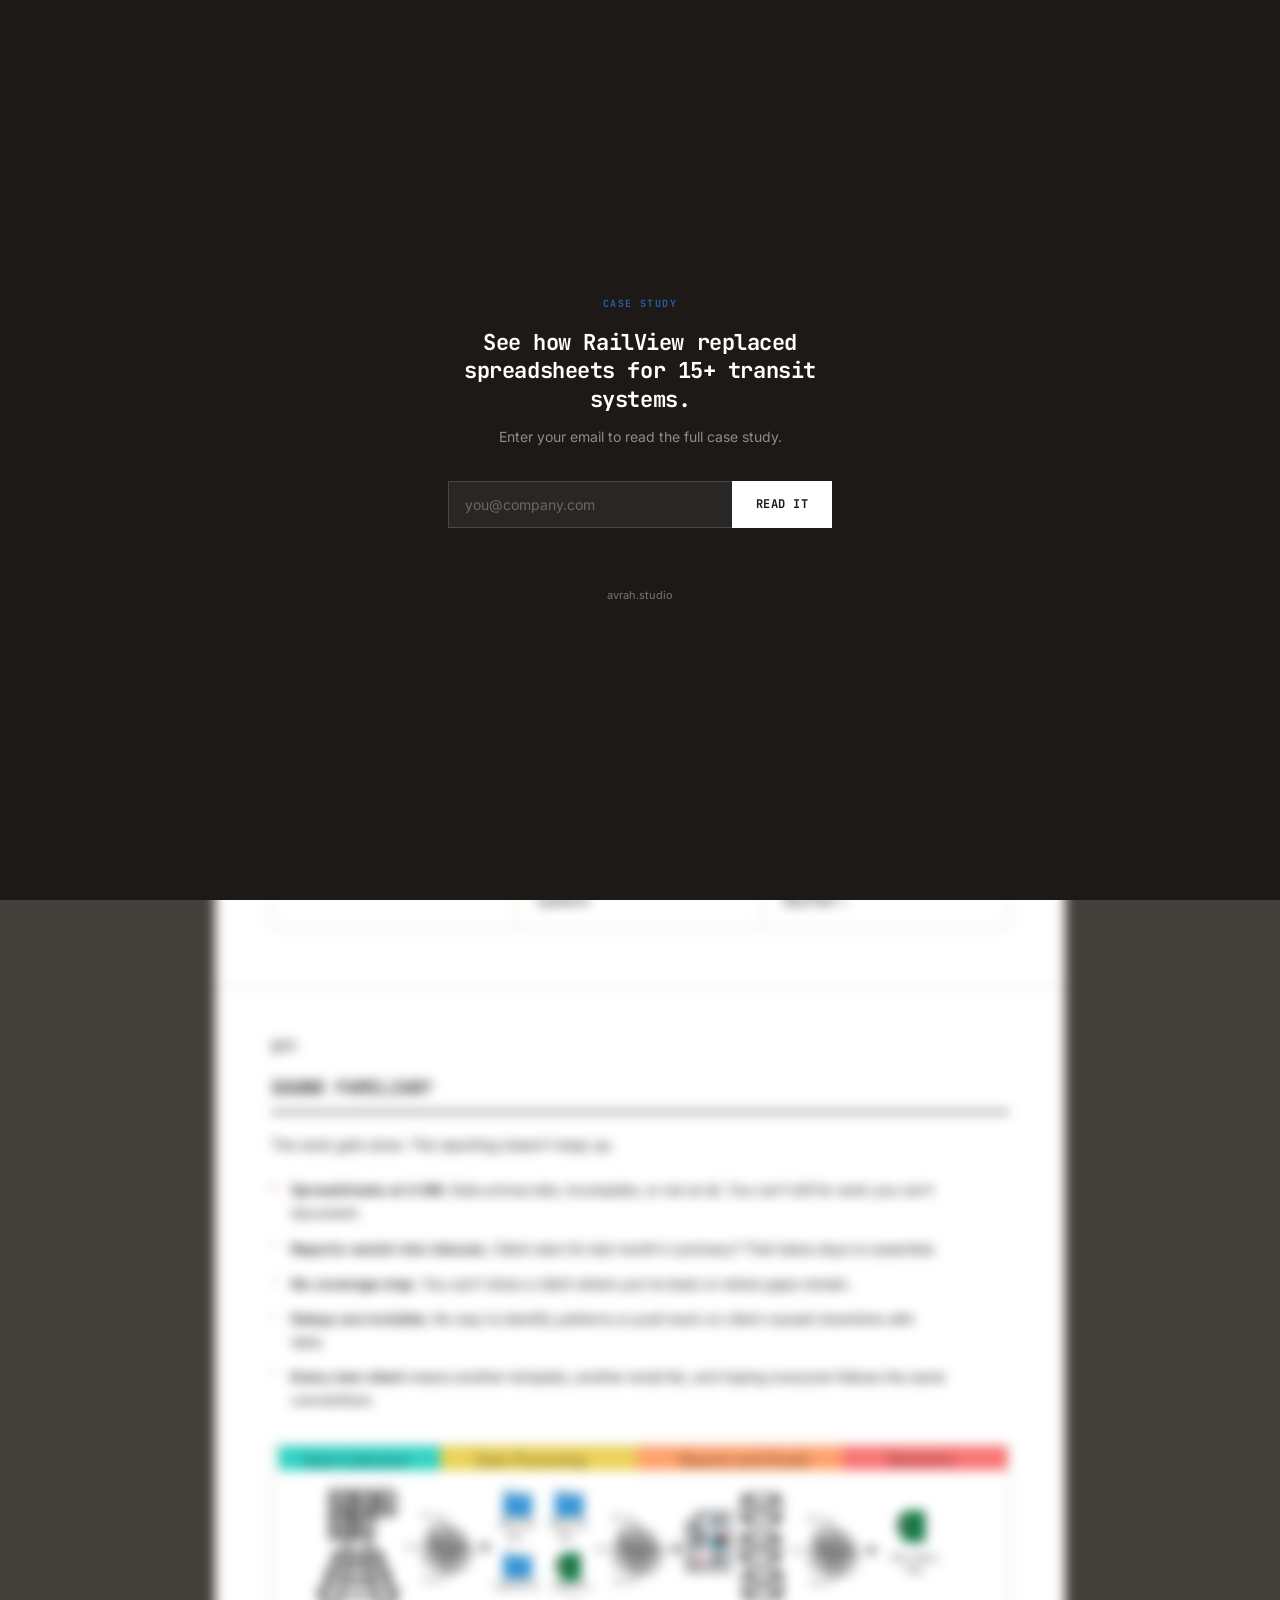
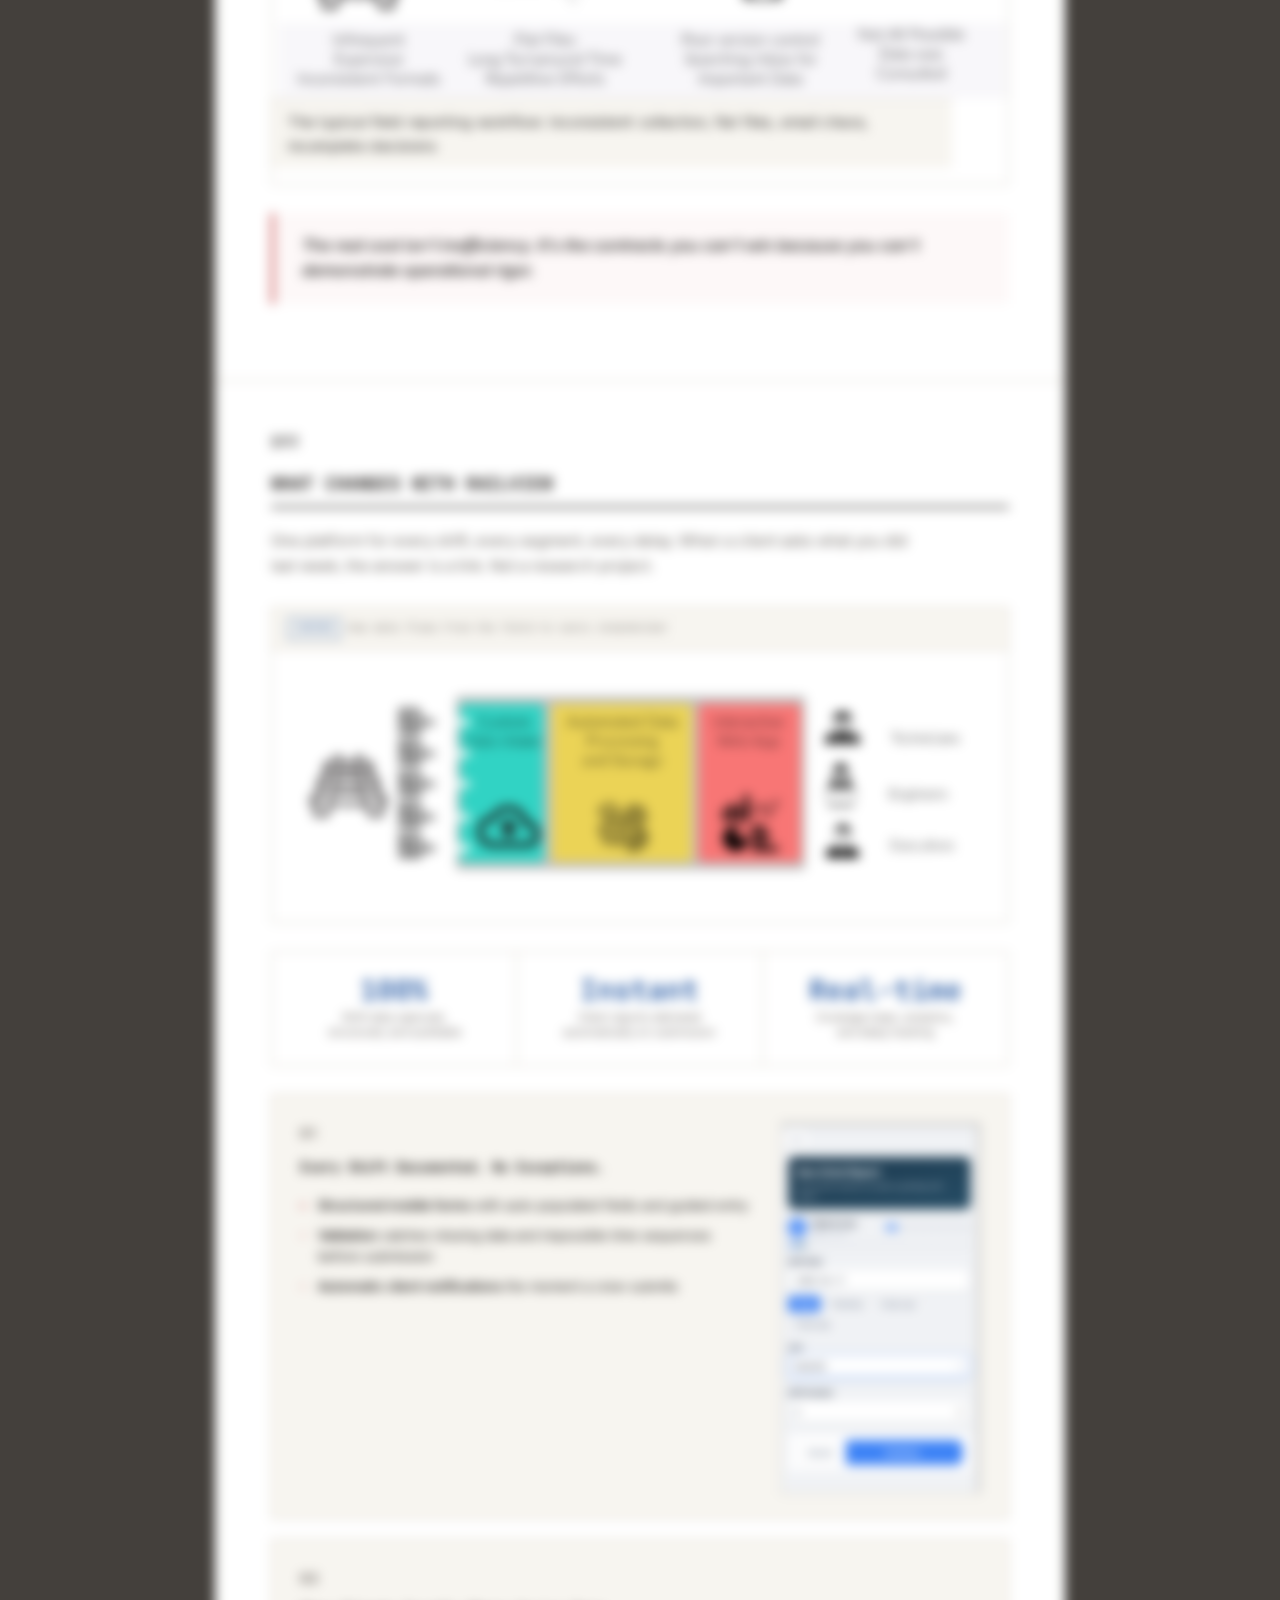
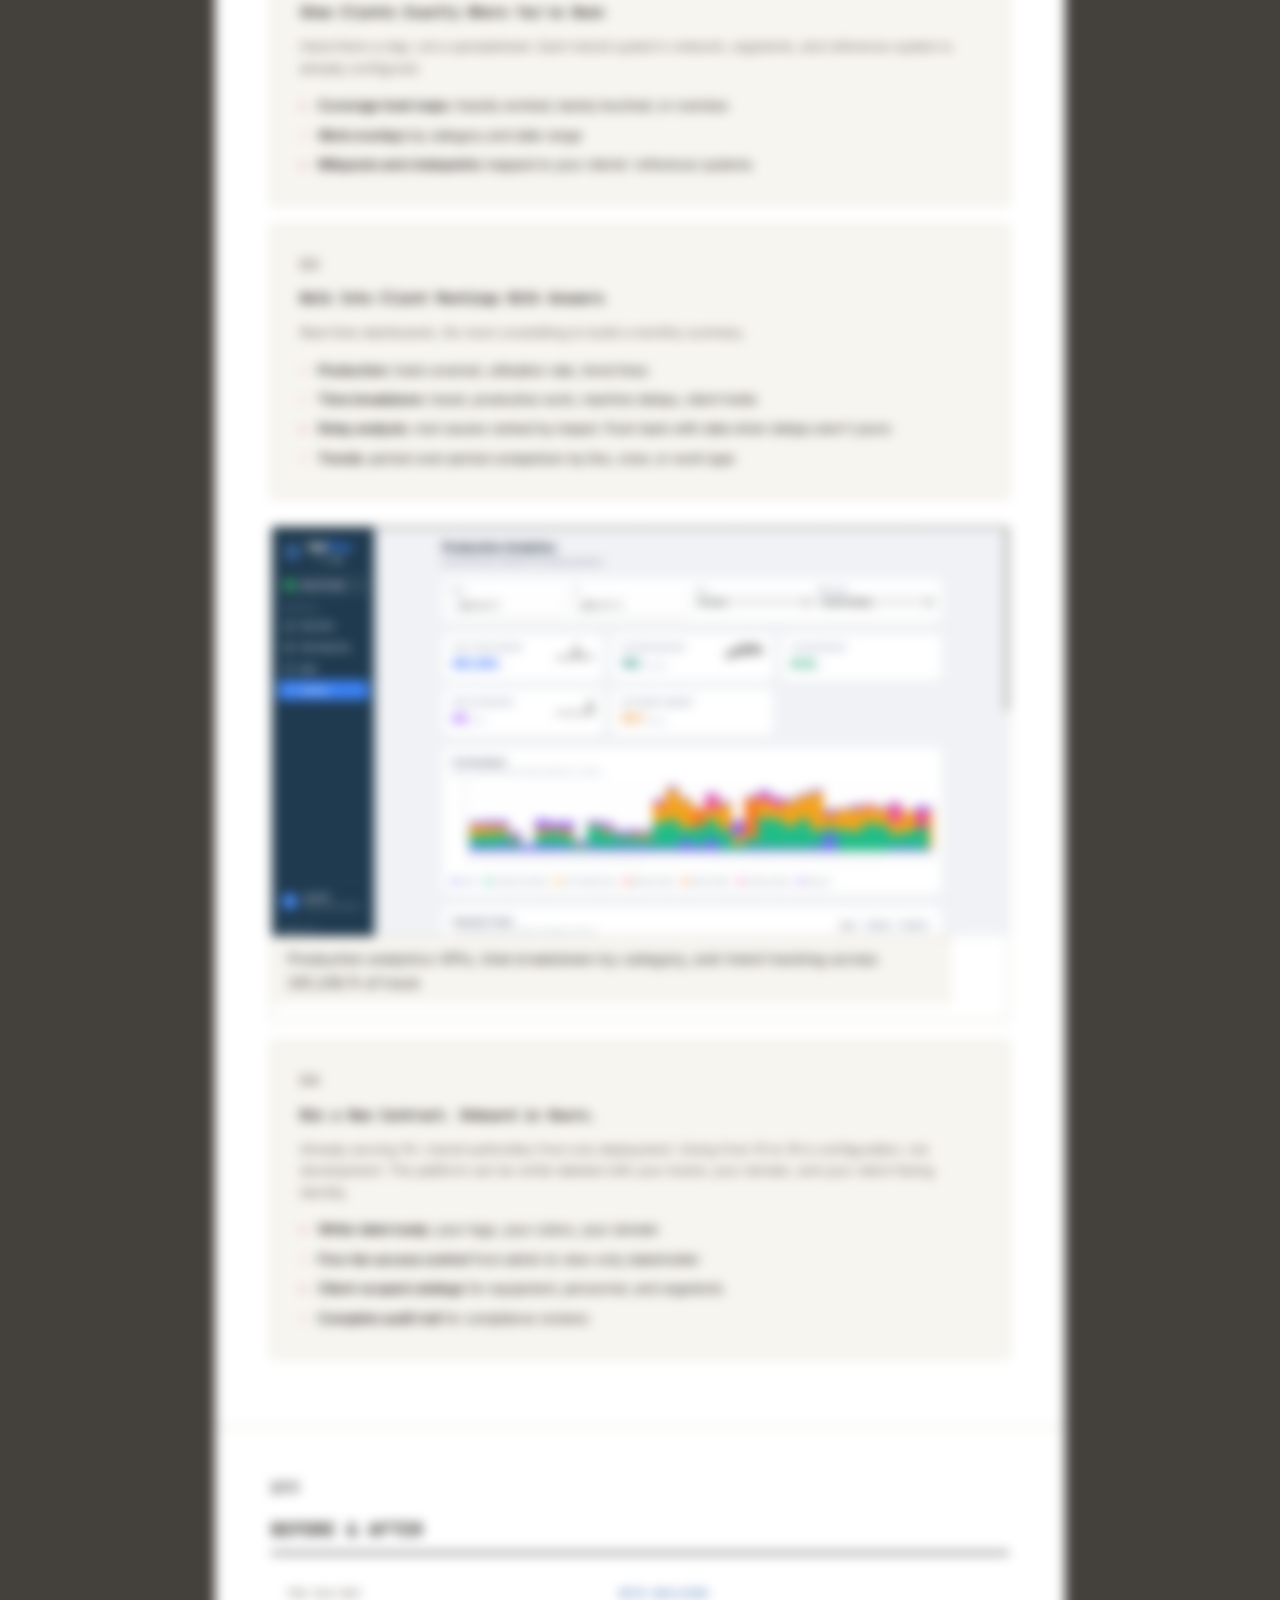
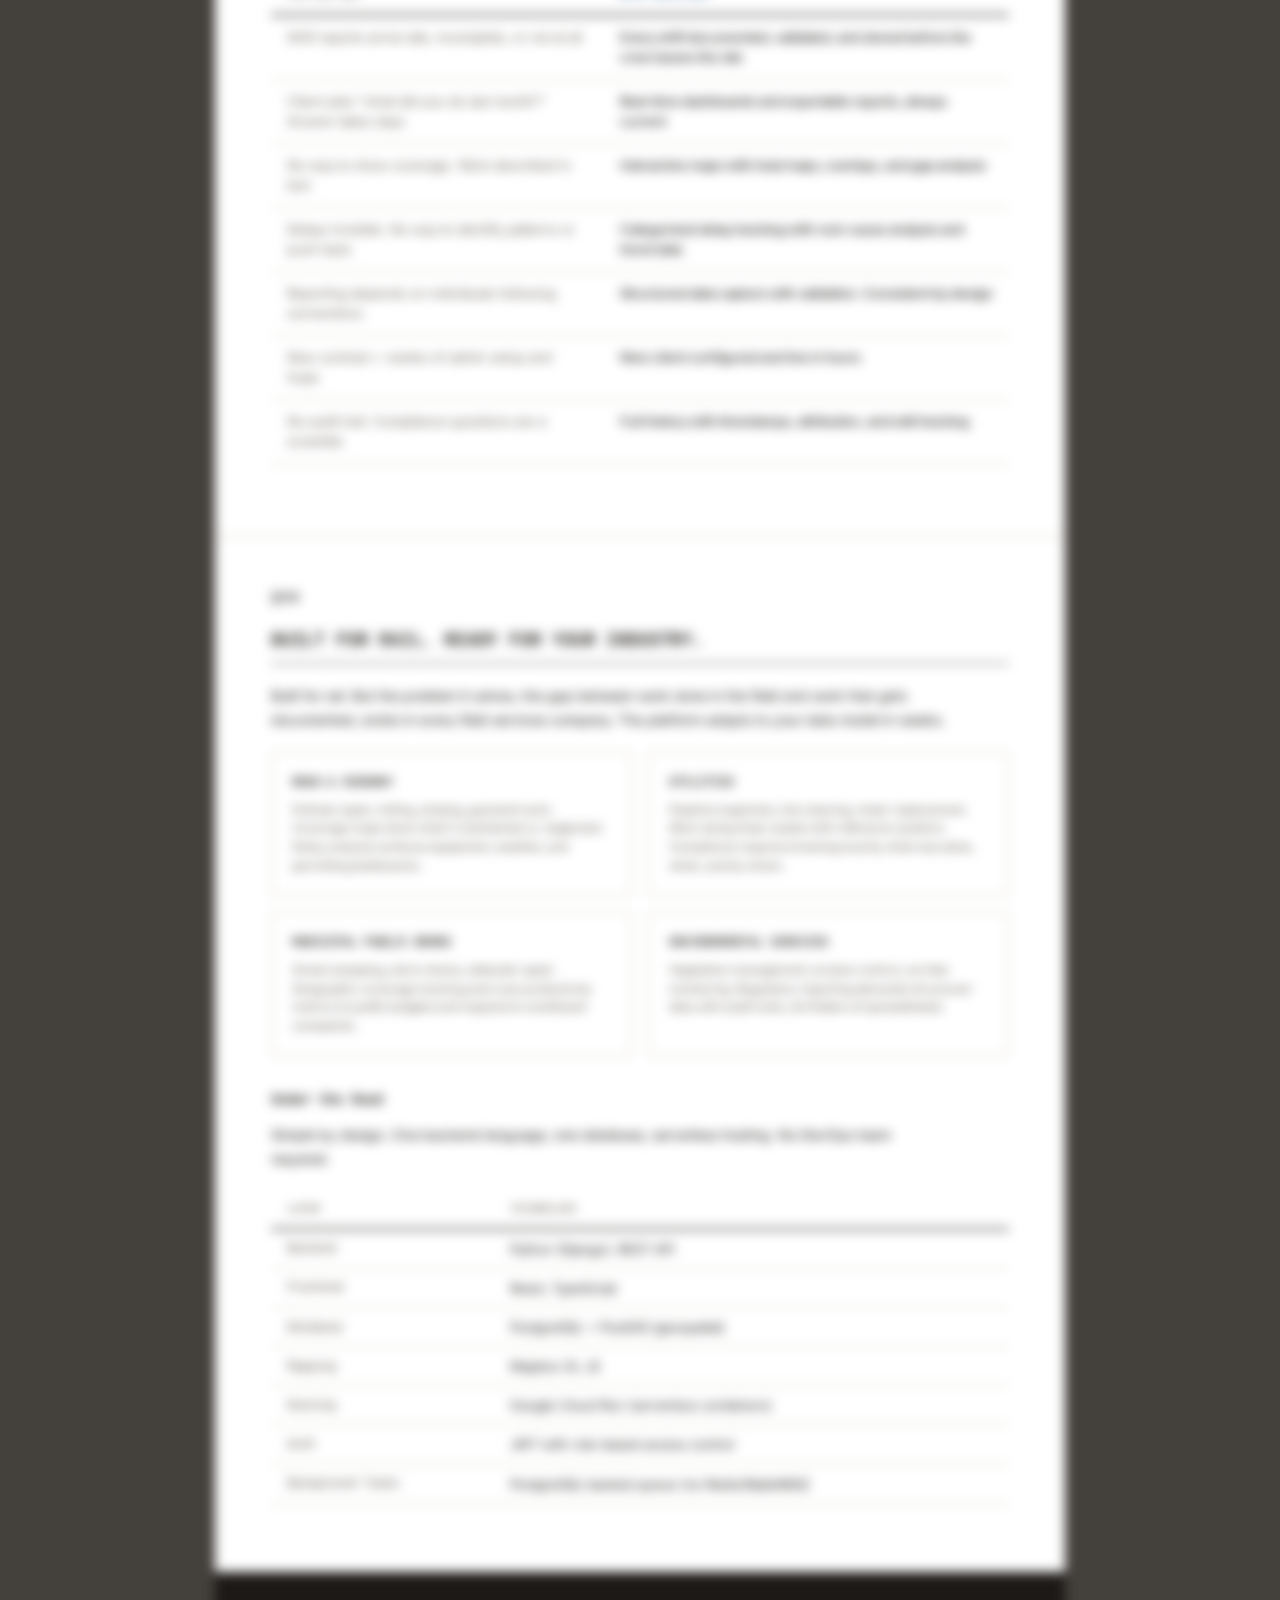
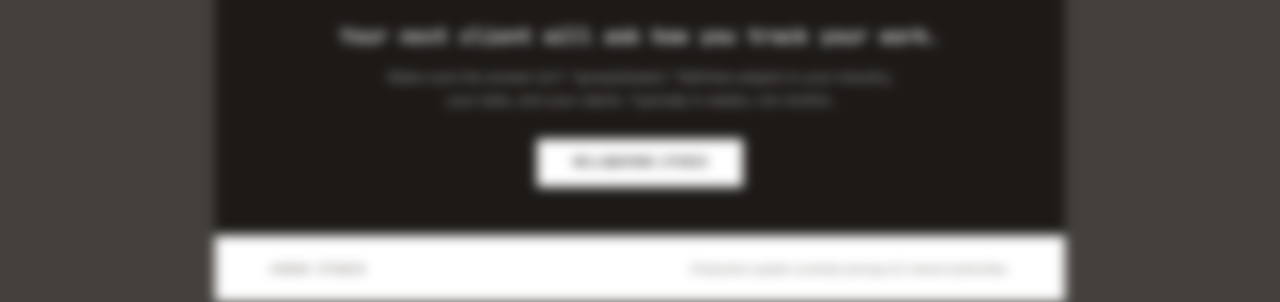
<file: railview/case-study.html>
<!DOCTYPE html>
<html lang="en">
<head>
  <meta charset="UTF-8">
  <meta name="viewport" content="width=device-width, initial-scale=1.0">
  <title>RailView Case Study — Avrah Studio</title>
  <meta name="description" content="How a rail maintenance company replaced spreadsheets with one platform for field reports, coverage maps, and analytics across 15+ transit systems.">
  <link rel="canonical" href="https://avrah.studio/railview/case-study.html">
  <meta property="og:type" content="article">
  <meta property="og:url" content="https://avrah.studio/railview/case-study.html">
  <meta property="og:title" content="RailView Case Study — Avrah Studio">
  <meta property="og:description" content="How a rail maintenance company replaced spreadsheets with one platform for field reports, coverage maps, and analytics across 15+ transit systems.">
  <meta property="og:image" content="https://avrah.studio/railview/app_screenshot.png">
  <meta name="twitter:card" content="summary_large_image">
  <meta name="twitter:title" content="RailView Case Study — Avrah Studio">
  <meta name="twitter:description" content="How a rail maintenance company replaced spreadsheets with one platform for field reports, coverage maps, and analytics.">
  <link rel="icon" href="../favicon.svg" type="image/svg+xml">
  <link rel="preconnect" href="https://fonts.googleapis.com">
  <link rel="preconnect" href="https://fonts.gstatic.com" crossorigin>
  <link href="https://fonts.googleapis.com/css2?family=Inter:wght@400;500;600&family=JetBrains+Mono:wght@400;500;700&display=swap" rel="stylesheet">
  <style>
    /* ══ Reset ══ */
    *, *::before, *::after { margin: 0; padding: 0; box-sizing: border-box; }

    :root {
      --canvas: #f7f5f0;
      --ink: #1c1917;
      --graphite: #635d58;
      --red-ink: #c23838;
      --blue-ink: #2b5ea7;
      --sage: #4a6741;
      --highlight: #fde68a;
      --rule: #d6cfc3;
      --font-mono: 'JetBrains Mono', 'SF Mono', 'Fira Code', monospace;
      --font-sans: 'Inter', -apple-system, BlinkMacSystemFont, sans-serif;
    }

    @media print {
      @page { size: letter; margin: 0.55in 0.65in 0.65in 0.65in; }
      body { background: #fff; -webkit-print-color-adjust: exact; print-color-adjust: exact; }
      .page { box-shadow: none; max-width: 100%; }
      .trim-line { -webkit-print-color-adjust: exact; print-color-adjust: exact; }

      /* Never split these across pages */
      .capability,
      .pull-quote,
      .stat-row,
      .arch-diagram,
      .screenshot,
      .industry-card,
      .cover-meta,
      .cta-section { page-break-inside: avoid; break-inside: avoid; }

      /* Keep headers with content */
      .section-num,
      .cs-section h2,
      .section-rule,
      .capability h3 { page-break-after: avoid; break-after: avoid; }

      /* Keep tables and grids whole */
      .comparison-table,
      .tech-table { page-break-inside: avoid; break-inside: avoid; }
      .comparison-table tr,
      .tech-table tr { page-break-inside: avoid; break-inside: avoid; }
      .industry-grid { page-break-inside: avoid; break-inside: avoid; }
      thead { display: table-header-group; }

      /* CTA + footer stay together */
      .cta-section { page-break-inside: avoid; }
      .doc-footer { page-break-before: avoid; break-before: avoid; }

      /* Tighten for print */
      .doc-header { padding: 14px 56px; }
      .cs-section { padding: 32px 0; }
      .cover-section { padding: 32px 56px 28px; }
      .cover-section h1 { font-size: 26px; margin-bottom: 14px; }
      .cover-section .product-label { margin-bottom: 10px; }
      .cover-section .subtitle { font-size: 13px; line-height: 1.55; margin-bottom: 20px; }
      .screenshot { margin: 14px 0 14px; }
      .screenshot img { max-height: 320px; object-fit: cover; object-position: center; }
      .screenshot-caption { padding: 6px 16px; }
      .cover-meta .meta-cell { padding: 10px 16px; }
      .meta-value { font-size: 12px; }
      .capability { margin: 12px 0; padding: 18px 22px 16px; }
      .capability-with-img { grid-template-columns: 1fr 160px; gap: 16px; }
      .capability-with-img .capability-img { max-height: 260px; overflow: hidden; }
      .stat-row { margin: 16px 0; }
      .stat-cell { padding: 14px 16px; }
      .stat-value { font-size: 22px; }
      .industry-card { padding: 14px; }
      .pull-quote { margin: 16px 0; padding: 14px 22px; }
      .arch-diagram { margin: 16px 0 10px; }
      .section-rule { margin-bottom: 14px; }
    }

    html { scroll-behavior: smooth; }

    body {
      font-family: var(--font-sans);
      background: #44403c;
      color: var(--ink);
      line-height: 1.65;
      font-size: 14px;
      -webkit-font-smoothing: antialiased;
    }

    .page {
      max-width: 850px;
      margin: 0 auto;
      background: #fff;
      position: relative;
    }

    /* ══ Trim accent ══ */
    .trim-line { height: 3px; background: var(--red-ink); }

    /* ══ Header bar ══ */
    .doc-header {
      display: flex;
      justify-content: space-between;
      align-items: center;
      padding: 20px 56px;
      border-bottom: 1px solid var(--rule);
    }

    .doc-header .logo {
      font-family: var(--font-mono);
      font-size: 15px;
      font-weight: 700;
      letter-spacing: 0.08em;
      color: var(--ink);
      text-decoration: none;
    }

    .doc-header .doc-type {
      font-family: var(--font-mono);
      font-size: 10px;
      font-weight: 500;
      letter-spacing: 0.1em;
      text-transform: uppercase;
      color: var(--graphite);
    }

    /* ══ Cover section ══ */
    .cover-section {
      padding: 72px 56px 56px;
      border-bottom: 1px solid var(--rule);
    }

    .cover-section .product-label {
      font-family: var(--font-mono);
      font-size: 10px;
      font-weight: 700;
      letter-spacing: 0.14em;
      text-transform: uppercase;
      color: var(--blue-ink);
      margin-bottom: 16px;
    }

    .cover-section h1 {
      font-family: var(--font-mono);
      font-size: 32px;
      font-weight: 700;
      letter-spacing: -0.02em;
      line-height: 1.25;
      margin-bottom: 20px;
      color: var(--ink);
    }

    .cover-section h1 span {
      color: var(--blue-ink);
    }

    .cover-section .subtitle {
      font-family: var(--font-sans);
      font-size: 16px;
      line-height: 1.65;
      color: var(--graphite);
      max-width: 640px;
      margin-bottom: 40px;
    }

    .cover-meta {
      display: grid;
      grid-template-columns: repeat(3, 1fr);
      gap: 0;
      border: 1px solid var(--rule);
    }

    .cover-meta .meta-cell {
      padding: 16px 20px;
      border-right: 1px solid var(--rule);
    }

    .cover-meta .meta-cell:last-child { border-right: none; }

    .meta-label {
      display: block;
      font-family: var(--font-mono);
      font-size: 9px;
      font-weight: 700;
      letter-spacing: 0.1em;
      text-transform: uppercase;
      color: var(--graphite);
      margin-bottom: 4px;
    }

    .meta-value {
      display: block;
      font-family: var(--font-sans);
      font-size: 13px;
      font-weight: 500;
      color: var(--ink);
    }

    /* ══ Section styling ══ */
    .cs-section {
      padding: 48px 56px;
      border-bottom: 1px solid var(--rule);
    }

    .cs-section:last-of-type { border-bottom: none; }

    .section-num {
      font-family: var(--font-mono);
      font-size: 10px;
      font-weight: 500;
      color: var(--blue-ink);
      letter-spacing: 0.08em;
      margin-bottom: 8px;
    }

    .cs-section h2 {
      font-family: var(--font-mono);
      font-size: 18px;
      font-weight: 700;
      letter-spacing: -0.01em;
      text-transform: uppercase;
      margin-bottom: 8px;
      color: var(--ink);
    }

    .section-rule {
      width: 100%;
      height: 1.5px;
      background: var(--ink);
      margin-bottom: 20px;
    }

    .cs-section h3 {
      font-family: var(--font-mono);
      font-size: 14px;
      font-weight: 700;
      margin-top: 32px;
      margin-bottom: 12px;
      color: var(--ink);
    }

    .cs-section p {
      font-family: var(--font-sans);
      font-size: 14px;
      line-height: 1.7;
      color: var(--ink);
      margin-bottom: 16px;
      max-width: 680px;
    }

    .cs-section p.lead {
      font-size: 15px;
      color: var(--graphite);
      max-width: 640px;
    }

    /* ══ Lists ══ */
    .cs-section ul {
      list-style: none;
      margin: 0 0 20px 0;
      padding: 0;
    }

    .cs-section ul li {
      font-family: var(--font-sans);
      font-size: 14px;
      line-height: 1.65;
      padding: 6px 0 6px 20px;
      position: relative;
      max-width: 680px;
    }

    .cs-section ul li::before {
      content: '';
      position: absolute;
      left: 0;
      top: 14px;
      width: 6px;
      height: 1.5px;
      background: var(--red-ink);
    }

    .cs-section ul li strong { font-weight: 600; }

    .cs-section ul ul { margin: 4px 0 4px 8px; }
    .cs-section ul ul li::before { width: 4px; background: var(--graphite); }

    /* ══ Pull quote ══ */
    .pull-quote {
      border-left: 3px solid var(--red-ink);
      padding: 20px 28px;
      margin: 28px 0;
      background: rgba(194, 56, 56, 0.03);
    }

    .pull-quote p {
      font-family: var(--font-sans);
      font-size: 16px;
      font-weight: 500;
      font-style: italic;
      line-height: 1.6;
      color: var(--ink);
      margin: 0;
      max-width: 100%;
    }

    /* ══ Stat row ══ */
    .stat-row {
      display: grid;
      grid-template-columns: repeat(3, 1fr);
      gap: 0;
      border: 1px solid var(--rule);
      margin: 28px 0;
    }

    .stat-cell {
      padding: 24px 20px;
      border-right: 1px solid var(--rule);
      text-align: center;
    }

    .stat-cell:last-child { border-right: none; }

    .stat-value {
      display: block;
      font-family: var(--font-mono);
      font-size: 28px;
      font-weight: 700;
      color: var(--blue-ink);
      line-height: 1;
      margin-bottom: 6px;
    }

    .stat-label {
      display: block;
      font-family: var(--font-sans);
      font-size: 11px;
      color: var(--graphite);
      line-height: 1.4;
    }

    /* ══ Screenshot ══ */
    .screenshot {
      margin: 28px 0 8px;
      border: 1px solid var(--rule);
      overflow: hidden;
    }

    .screenshot img {
      display: block;
      width: 100%;
      height: auto;
    }

    .screenshot-caption {
      font-family: var(--font-mono);
      font-size: 10px;
      letter-spacing: 0.04em;
      color: var(--graphite);
      padding: 10px 16px;
      background: var(--canvas);
      border-top: 1px solid var(--rule);
    }

    /* ══ Architecture diagram ══ */
    .arch-diagram {
      margin: 28px 0 12px;
      border: 1px solid var(--rule);
      overflow: hidden;
    }

    .arch-diagram-header {
      display: flex;
      align-items: center;
      gap: 8px;
      padding: 10px 16px;
      background: var(--canvas);
      border-bottom: 1px solid var(--rule);
    }

    .arch-diagram-tag {
      font-family: var(--font-mono);
      font-size: 9px;
      font-weight: 700;
      letter-spacing: 0.08em;
      text-transform: uppercase;
      padding: 2px 8px;
      border: 1.5px solid var(--blue-ink);
      color: var(--blue-ink);
    }

    .arch-diagram-label {
      font-family: var(--font-mono);
      font-size: 10px;
      color: var(--graphite);
      letter-spacing: 0.04em;
    }

    .arch-diagram img {
      display: block;
      width: 100%;
      height: auto;
      padding: 20px 24px;
      background: #fff;
    }

    /* ══ Capability cards ══ */
    .capability {
      background: var(--canvas);
      border: 1px solid var(--rule);
      padding: 28px 28px 24px;
      margin: 20px 0;
    }

    .capability-num {
      font-family: var(--font-mono);
      font-size: 10px;
      font-weight: 700;
      color: var(--blue-ink);
      letter-spacing: 0.06em;
      margin-bottom: 6px;
    }

    .capability h3 {
      font-family: var(--font-mono);
      font-size: 14px;
      font-weight: 700;
      margin: 0 0 12px 0;
      color: var(--ink);
    }

    .capability p {
      font-family: var(--font-sans);
      font-size: 13px;
      line-height: 1.65;
      color: var(--graphite);
      margin-bottom: 12px;
    }

    .capability ul { margin-bottom: 0; }

    .capability ul li {
      font-size: 13px;
      padding: 4px 0 4px 18px;
    }

    /* ══ Comparison table ══ */
    .comparison-table {
      width: 100%;
      border-collapse: collapse;
      margin: 20px 0 24px;
      font-size: 13px;
    }

    .comparison-table thead th {
      font-family: var(--font-mono);
      font-size: 10px;
      font-weight: 700;
      letter-spacing: 0.08em;
      text-transform: uppercase;
      text-align: left;
      padding: 12px 16px;
      border-bottom: 2px solid var(--ink);
      color: var(--ink);
    }

    .comparison-table thead th:first-child { color: var(--graphite); }
    .comparison-table thead th:last-child { color: var(--blue-ink); }

    .comparison-table tbody td {
      font-family: var(--font-sans);
      padding: 12px 16px;
      border-bottom: 1px solid var(--rule);
      vertical-align: top;
      line-height: 1.5;
    }

    .comparison-table tbody td:first-child { color: var(--graphite); }
    .comparison-table tbody td:last-child { color: var(--ink); font-weight: 500; }

    /* ══ Tech stack table ══ */
    .tech-table {
      width: 100%;
      border-collapse: collapse;
      margin: 20px 0;
      font-size: 13px;
    }

    .tech-table thead th {
      font-family: var(--font-mono);
      font-size: 10px;
      font-weight: 700;
      letter-spacing: 0.08em;
      text-transform: uppercase;
      text-align: left;
      padding: 10px 16px;
      border-bottom: 2px solid var(--ink);
      color: var(--graphite);
    }

    .tech-table tbody td {
      font-family: var(--font-sans);
      padding: 10px 16px;
      border-bottom: 1px solid var(--rule);
      line-height: 1.4;
    }

    .tech-table tbody td:first-child {
      font-family: var(--font-mono);
      font-size: 12px;
      font-weight: 500;
      color: var(--graphite);
      white-space: nowrap;
    }

    /* ══ Callout ══ */
    .callout {
      border-left: 3px solid var(--blue-ink);
      background: rgba(43, 94, 167, 0.04);
      padding: 20px 24px;
      margin: 24px 0;
    }

    .callout .callout-value {
      font-family: var(--font-mono);
      font-size: 28px;
      font-weight: 700;
      color: var(--blue-ink);
      margin-bottom: 4px;
    }

    .callout .callout-label {
      font-family: var(--font-sans);
      font-size: 13px;
      color: var(--graphite);
    }

    /* ══ Industry cards ══ */
    .industry-grid {
      display: grid;
      grid-template-columns: 1fr 1fr;
      gap: 16px;
      margin: 20px 0;
    }

    .industry-card {
      border: 1px solid var(--rule);
      padding: 20px;
    }

    .industry-card h4 {
      font-family: var(--font-mono);
      font-size: 12px;
      font-weight: 700;
      text-transform: uppercase;
      letter-spacing: 0.02em;
      margin-bottom: 8px;
      color: var(--ink);
    }

    .industry-card p {
      font-family: var(--font-sans);
      font-size: 12px;
      line-height: 1.55;
      color: var(--graphite);
      margin: 0;
    }

    /* ══ CTA section ══ */
    .cta-section {
      background: var(--ink);
      padding: 48px 56px;
      text-align: center;
    }

    .cta-section h2 {
      font-family: var(--font-mono);
      font-size: 20px;
      font-weight: 700;
      margin-bottom: 12px;
      text-transform: none;
      color: #fff;
    }

    .cta-section p {
      font-family: var(--font-sans);
      font-size: 14px;
      color: rgba(255,255,255,0.6);
      margin: 0 auto 28px;
      max-width: 520px;
      line-height: 1.65;
    }

    .cta-link {
      display: inline-block;
      font-family: var(--font-mono);
      font-size: 12px;
      font-weight: 700;
      letter-spacing: 0.04em;
      text-transform: uppercase;
      color: var(--ink);
      background: #fff;
      padding: 14px 36px;
      text-decoration: none;
      transition: background 0.15s, color 0.15s;
    }

    .cta-link:hover { background: var(--highlight); color: var(--ink); }

    /* ══ Footer ══ */
    .doc-footer {
      padding: 24px 56px;
      border-top: 1px solid var(--rule);
      display: flex;
      justify-content: space-between;
      align-items: center;
    }

    .doc-footer .footer-brand {
      font-family: var(--font-mono);
      font-size: 11px;
      font-weight: 700;
      letter-spacing: 0.08em;
      color: var(--graphite);
    }

    .doc-footer .footer-note {
      font-family: var(--font-sans);
      font-size: 11px;
      color: var(--graphite);
      font-style: italic;
    }

    /* ══ Capability with screenshot ══ */
    .capability-with-img {
      display: grid;
      grid-template-columns: 1fr 200px;
      gap: 24px;
      align-items: start;
    }

    .capability-with-img .capability-img {
      border: 1px solid var(--rule);
      overflow: hidden;
      align-self: center;
    }

    .capability-with-img .capability-img img {
      display: block;
      width: 100%;
      height: auto;
    }

    @media (max-width: 680px) {
      .capability-with-img { grid-template-columns: 1fr; }
    }

    /* ══ Responsive ══ */
    @media (max-width: 680px) {
      .cs-section, .cover-section, .doc-header, .cta-section, .doc-footer { padding-left: 28px; padding-right: 28px; }
      .cover-section h1 { font-size: 24px; }
      .cover-meta, .stat-row { grid-template-columns: 1fr; }
      .cover-meta .meta-cell, .stat-cell { border-right: none; border-bottom: 1px solid var(--rule); }
      .cover-meta .meta-cell:last-child, .stat-cell:last-child { border-bottom: none; }
      .industry-grid { grid-template-columns: 1fr; }
    }

    /* ══ Email gate overlay ══ */
    .gate-overlay {
      position: fixed;
      inset: 0;
      z-index: 1000;
      background: var(--ink);
      display: flex;
      align-items: center;
      justify-content: center;
      transition: opacity 0.35s ease;
    }

    .gate-overlay.hidden {
      opacity: 0;
      pointer-events: none;
    }

    .gate-box {
      max-width: 440px;
      width: 100%;
      padding: 0 28px;
      text-align: center;
    }

    .gate-box .gate-label {
      font-family: var(--font-mono);
      font-size: 10px;
      font-weight: 700;
      letter-spacing: 0.14em;
      text-transform: uppercase;
      color: var(--blue-ink);
      margin-bottom: 16px;
    }

    .gate-box h2 {
      font-family: var(--font-mono);
      font-size: 22px;
      font-weight: 700;
      letter-spacing: -0.02em;
      line-height: 1.3;
      color: #fff;
      margin-bottom: 12px;
    }

    .gate-box .gate-subtitle {
      font-family: var(--font-sans);
      font-size: 14px;
      line-height: 1.6;
      color: rgba(255,255,255,0.5);
      margin-bottom: 32px;
    }

    .gate-form {
      display: flex;
      gap: 0;
      margin-bottom: 16px;
    }

    .gate-form input[type="email"] {
      flex: 1;
      font-family: var(--font-sans);
      font-size: 14px;
      padding: 14px 16px;
      border: 1px solid rgba(255,255,255,0.15);
      border-right: none;
      background: rgba(255,255,255,0.06);
      color: #fff;
      outline: none;
      transition: border-color 0.15s;
    }

    .gate-form input[type="email"]::placeholder {
      color: rgba(255,255,255,0.3);
    }

    .gate-form input[type="email"]:focus {
      border-color: var(--blue-ink);
    }

    .gate-form button {
      font-family: var(--font-mono);
      font-size: 12px;
      font-weight: 700;
      letter-spacing: 0.04em;
      text-transform: uppercase;
      padding: 14px 24px;
      background: #fff;
      color: var(--ink);
      border: none;
      cursor: pointer;
      transition: background 0.15s;
      white-space: nowrap;
    }

    .gate-form button:hover {
      background: var(--highlight);
    }

    .gate-form button:disabled {
      opacity: 0.5;
      cursor: not-allowed;
    }

    .gate-error {
      font-family: var(--font-sans);
      font-size: 12px;
      color: var(--red-ink);
      min-height: 18px;
    }

    .gate-footer {
      font-family: var(--font-sans);
      font-size: 11px;
      color: rgba(255,255,255,0.25);
      margin-top: 24px;
    }

    .gate-footer a {
      color: rgba(255,255,255,0.4);
      text-decoration: none;
    }

    .gate-footer a:hover { text-decoration: underline; }

    /* Hide page content when gated */
    body.gated .page {
      filter: blur(6px);
      pointer-events: none;
      user-select: none;
    }

    @media (max-width: 480px) {
      .gate-form { flex-direction: column; }
      .gate-form input[type="email"] { border-right: 1px solid rgba(255,255,255,0.15); border-bottom: none; }
    }
  </style>
</head>
<body>

<main class="page">

  <div class="trim-line"></div>

  <!-- Header -->
  <header class="doc-header">
    <span class="logo">AVRAH</span>
    <span class="doc-type">Case Study</span>
  </header>

  <!-- Cover -->
  <section class="cover-section">
    <p class="product-label">RailView / Field Operations Platform</p>
    <h1>A rail maintenance company ditched their spreadsheets and <span>never looked back.</span></h1>
    <p class="subtitle">A rail grinding company serving 15+ North American transit systems (Sound Transit, BART, NYCT, SkyTrain) replaced their spreadsheet-and-email workflow with a single platform. It changed how they win and retain contracts.</p>

    <div class="screenshot">
      <img src="app_screenshot.png" alt="RailView map interface showing Sound Transit network with color-coded EastLink, NorthLink, and SouthLink lines">
      <p class="screenshot-caption">RailView: live map showing completed work across the Sound Transit network</p>
    </div>

    <div class="cover-meta">
      <div class="meta-cell">
        <span class="meta-label">Deployed for</span>
        <span class="meta-value">Rail Transit Maintenance</span>
      </div>
      <div class="meta-cell">
        <span class="meta-label">Scale</span>
        <span class="meta-value">15+ North American transit systems</span>
      </div>
      <div class="meta-cell">
        <span class="meta-label">Integrations</span>
        <span class="meta-value">Sound Transit, BART, NYCT, SkyTrain +</span>
      </div>
    </div>
  </section>

  <!-- Sound Familiar -->
  <section class="cs-section">
    <p class="section-num">&sect;01</p>
    <h2>Sound Familiar?</h2>
    <div class="section-rule"></div>
    <p>The work gets done. The reporting doesn't keep up.</p>
    <ul>
      <li><strong>Spreadsheets at 4 AM.</strong> Data arrives late, incomplete, or not at all. You can't bill for work you can't document.</li>
      <li><strong>Reports vanish into inboxes.</strong> Client asks for last month's summary? That takes days to assemble.</li>
      <li><strong>No coverage map.</strong> You can't show a client where you've been or where gaps remain.</li>
      <li><strong>Delays are invisible.</strong> No way to identify patterns or push back on client-caused downtime with data.</li>
      <li><strong>Every new client</strong> means another template, another email list, and hoping everyone follows the same conventions.</li>
    </ul>

    <div class="screenshot">
      <img src="messy_flow.png" alt="Diagram showing the typical field reporting workflow: infrequent and inconsistent data collection, flat files with long turnaround, poor version control in email, and incomplete data reaching decisions">
      <p class="screenshot-caption">The typical field reporting workflow: inconsistent collection, flat files, email chaos, incomplete decisions</p>
    </div>

    <div class="pull-quote">
      <p>The real cost isn't inefficiency. It's the contracts you can't win because you can't demonstrate operational rigor.</p>
    </div>
  </section>

  <!-- What Changes -->
  <section class="cs-section">
    <p class="section-num">&sect;02</p>
    <h2>What Changes with RailView</h2>
    <div class="section-rule"></div>
    <p class="lead">One platform for every shift, every segment, every delay. When a client asks what you did last week, the answer is a link. Not a research project.</p>

    <div class="arch-diagram">
      <div class="arch-diagram-header">
        <span class="arch-diagram-tag">System</span>
        <span class="arch-diagram-label">How data flows from the field to every stakeholder</span>
      </div>
      <img src="../railview.png" alt="RailView architecture: field data intake, automated processing and storage, interactive web app serving technicians, engineers, and executives">
    </div>

    <div class="stat-row">
      <div class="stat-cell">
        <span class="stat-value">100%</span>
        <span class="stat-label">Shift data captured,<br>structured, and auditable</span>
      </div>
      <div class="stat-cell">
        <span class="stat-value">Instant</span>
        <span class="stat-label">Client reports delivered<br>automatically on submission</span>
      </div>
      <div class="stat-cell">
        <span class="stat-value">Real-time</span>
        <span class="stat-label">Coverage maps, analytics,<br>and delay tracking</span>
      </div>
    </div>

    <!-- Capability 1 -->
    <div class="capability">
      <div class="capability-with-img">
        <div>
          <p class="capability-num">01</p>
          <h3>Every Shift Documented. No Exceptions.</h3>
          <ul>
            <li><strong>Structured mobile forms</strong> with auto-populated fields and guided entry</li>
            <li><strong>Validation</strong> catches missing data and impossible time sequences before submission</li>
            <li><strong>Automatic client notifications</strong> the moment a crew submits</li>
          </ul>
        </div>
        <div class="capability-img">
          <img src="submit-form.png" alt="RailView mobile reporting form showing guided step-by-step shift report entry">
        </div>
      </div>
    </div>

    <!-- Capability 2 -->
    <div class="capability">
      <p class="capability-num">02</p>
      <h3>Show Clients Exactly Where You've Been</h3>
      <p>Hand them a map, not a spreadsheet. Each transit system's network, segments, and reference system is already configured.</p>
      <ul>
        <li><strong>Coverage heat maps:</strong> heavily worked, barely touched, or overdue</li>
        <li><strong>Work overlays</strong> by category and date range</li>
        <li><strong>Mileposts and chainpoints</strong> mapped to your clients' reference systems</li>
      </ul>
    </div>

    <!-- Capability 3 -->
    <div class="capability">
      <p class="capability-num">03</p>
      <h3>Walk Into Client Meetings With Answers</h3>
      <p>Real-time dashboards. No more scrambling to build a monthly summary.</p>
      <ul>
        <li><strong>Production:</strong> track covered, utilization rate, trend lines</li>
        <li><strong>Time breakdown:</strong> travel, productive work, machine delays, client holds</li>
        <li><strong>Delay analysis:</strong> root causes ranked by impact. Push back with data when delays aren't yours</li>
        <li><strong>Trends:</strong> period-over-period comparison by line, crew, or work type</li>
      </ul>
    </div>

    <div class="screenshot">
      <img src="analytics.png" alt="RailView production analytics dashboard showing total track ground, utilization rate, time breakdown chart, and production trends">
      <p class="screenshot-caption">Production analytics: KPIs, time breakdown by category, and trend tracking across 261,255 ft of track</p>
    </div>

    <!-- Capability 4 -->
    <div class="capability">
      <p class="capability-num">04</p>
      <h3>Win a New Contract. Onboard in Hours.</h3>
      <p>Already serving 15+ transit authorities from one deployment. Going from 15 to 16 is configuration, not development. The platform can be white-labeled with your brand, your domain, and your client-facing identity.</p>
      <ul>
        <li><strong>White-label ready:</strong> your logo, your colors, your domain</li>
        <li><strong>Five-tier access control</strong> from admin to view-only stakeholder</li>
        <li><strong>Client-scoped catalogs</strong> for equipment, personnel, and segments</li>
        <li><strong>Complete audit trail</strong> for compliance reviews</li>
      </ul>
    </div>
  </section>

  <!-- Before / After -->
  <section class="cs-section">
    <p class="section-num">&sect;03</p>
    <h2>Before & After</h2>
    <div class="section-rule"></div>

    <table class="comparison-table">
      <thead>
        <tr>
          <th>The Old Way</th>
          <th>With RailView</th>
        </tr>
      </thead>
      <tbody>
        <tr>
          <td>Shift reports arrive late, incomplete, or not at all</td>
          <td>Every shift documented, validated, and stored before the crew leaves the site</td>
        </tr>
        <tr>
          <td>Client asks "what did you do last month?" Answer takes days</td>
          <td>Real-time dashboards and exportable reports, always current</td>
        </tr>
        <tr>
          <td>No way to show coverage. Work described in text</td>
          <td>Interactive maps with heat maps, overlays, and gap analysis</td>
        </tr>
        <tr>
          <td>Delays invisible. No way to identify patterns or push back</td>
          <td>Categorized delay tracking with root-cause analysis and trend data</td>
        </tr>
        <tr>
          <td>Reporting depends on individuals following conventions</td>
          <td>Structured data capture with validation. Consistent by design</td>
        </tr>
        <tr>
          <td>New contract = weeks of admin setup and hope</td>
          <td>New client configured and live in hours</td>
        </tr>
        <tr>
          <td>No audit trail. Compliance questions are a scramble</td>
          <td>Full history with timestamps, attribution, and edit tracking</td>
        </tr>
      </tbody>
    </table>
  </section>

  <!-- Your Industry -->
  <section class="cs-section">
    <p class="section-num">&sect;04</p>
    <h2>Built for Rail. Ready for Your Industry.</h2>
    <div class="section-rule"></div>
    <p>Built for rail. But the problem it solves, the gap between work done in the field and work that gets documented, exists in every field services company. The platform adapts to your data model in weeks.</p>

    <div class="industry-grid">
      <div class="industry-card">
        <h4>Road & Highway</h4>
        <p>Pothole repair, milling, striping, guardrail work. Coverage maps show what's maintained vs. neglected. Delay analysis surfaces equipment, weather, and permitting bottlenecks.</p>
      </div>
      <div class="industry-card">
        <h4>Utilities</h4>
        <p>Pipeline inspection, line clearing, meter replacement. Work along linear assets with reference systems. Compliance requires knowing exactly what was done, when, and by whom.</p>
      </div>
      <div class="industry-card">
        <h4>Municipal Public Works</h4>
        <p>Street sweeping, storm drains, sidewalk repair. Geographic coverage tracking and crew productivity metrics to justify budgets and respond to constituent complaints.</p>
      </div>
      <div class="industry-card">
        <h4>Environmental Services</h4>
        <p>Vegetation management, erosion control, corridor monitoring. Regulatory reporting demands structured data with audit trails, not folders of spreadsheets.</p>
      </div>
    </div>

    <h3>Under the Hood</h3>
    <p>Simple by design. One backend language, one database, serverless hosting. No DevOps team required.</p>

    <table class="tech-table">
      <thead>
        <tr>
          <th>Layer</th>
          <th>Technology</th>
        </tr>
      </thead>
      <tbody>
        <tr><td>Backend</td><td>Python (Django), REST API</td></tr>
        <tr><td>Frontend</td><td>React, TypeScript</td></tr>
        <tr><td>Database</td><td>PostgreSQL + PostGIS (geospatial)</td></tr>
        <tr><td>Mapping</td><td>Mapbox GL JS</td></tr>
        <tr><td>Hosting</td><td>Google Cloud Run (serverless containers)</td></tr>
        <tr><td>Auth</td><td>JWT with role-based access control</td></tr>
        <tr><td>Background Tasks</td><td>PostgreSQL-backed queue (no Redis/RabbitMQ)</td></tr>
      </tbody>
    </table>
  </section>

  <!-- CTA -->
  <div class="cta-section">
    <h2>Your next client will ask how you track your work.</h2>
    <p>Make sure the answer isn't "spreadsheets." RailView adapts to your industry, your data, and your clients. Typically in weeks, not months.</p>
    <a href="mailto:hello@avrah.studio" class="cta-link">hello@avrah.studio</a>
  </div>

  <!-- Footer -->
  <footer class="doc-footer">
    <span class="footer-brand">AVRAH STUDIO</span>
    <span class="footer-note">Production system currently serving U.S. transit authorities.</span>
  </footer>

</main>

<!-- Email gate overlay -->
<div class="gate-overlay" id="gate-overlay">
  <div class="gate-box">
    <p class="gate-label">Case Study</p>
    <h2>See how RailView replaced spreadsheets for 15+ transit systems.</h2>
    <p class="gate-subtitle">Enter your email to read the full case study.</p>
    <form class="gate-form" id="gate-form">
      <input type="email" name="email" placeholder="you@company.com" required autocomplete="email">
      <button type="submit">Read it</button>
    </form>
    <p class="gate-error" id="gate-error"></p>
    <p class="gate-footer"><a href="https://avrah.studio">avrah.studio</a></p>
  </div>
</div>

<script>
(function() {
  var COOKIE = 'rv_case_study';
  var overlay = document.getElementById('gate-overlay');
  var form = document.getElementById('gate-form');
  var error = document.getElementById('gate-error');

  function hasCookie() {
    return document.cookie.split(';').some(function(c) {
      return c.trim().startsWith(COOKIE + '=');
    });
  }

  function setCookie() {
    var d = new Date();
    d.setTime(d.getTime() + 90 * 24 * 60 * 60 * 1000); // 90 days
    document.cookie = COOKIE + '=1;expires=' + d.toUTCString() + ';path=/;SameSite=Lax';
  }

  function unlock() {
    window.scrollTo(0, 0);
    overlay.classList.add('hidden');
    document.body.classList.remove('gated');
    setTimeout(function() { overlay.remove(); }, 400);
  }

  // Check cookie — skip gate if already submitted
  if (hasCookie()) {
    overlay.remove();
  } else {
    document.body.classList.add('gated');
  }

  form.addEventListener('submit', function(e) {
    e.preventDefault();
    var btn = form.querySelector('button');
    var email = form.querySelector('input[name="email"]').value;
    btn.disabled = true;
    btn.textContent = '...';
    error.textContent = '';

    fetch('https://formspree.io/f/mgoqwdzw', {
      method: 'POST',
      headers: { 'Content-Type': 'application/json', 'Accept': 'application/json' },
      body: JSON.stringify({ email: email })
    })
    .then(function(res) {
      if (res.ok) {
        setCookie();
        unlock();
      } else {
        throw new Error();
      }
    })
    .catch(function() {
      error.textContent = 'Something went wrong. Try again.';
      btn.disabled = false;
      btn.textContent = 'Read it';
    });
  });
})();
</script>

</body>
</html>
</file>
<file: style.css>
/* ══ Reset ══ */
*, *::before, *::after { margin: 0; padding: 0; box-sizing: border-box; }

:root {
  --canvas: #f7f5f0;
  --desk: #44403c;
  --ink: #1c1917;
  --graphite: #635d58;
  --clay: #c23838;
  --red-ink: #c23838;
  --blue-ink: #2b5ea7;
  --highlight: #fde68a;
  --sage: #4a6741;
  --rule: #d6cfc3;
  --font-mono: 'JetBrains Mono', 'SF Mono', 'Fira Code', monospace;
  --font-sans: 'Inter', -apple-system, BlinkMacSystemFont, sans-serif;
  --font-hand: 'Inter', -apple-system, BlinkMacSystemFont, sans-serif;
  --max-w: 920px;
}

html { scroll-behavior: smooth; overflow-x: hidden; width: 100%; }

body {
  overflow-x: hidden;
  width: 100%;
  font-family: var(--font-mono);
  background: var(--desk);
  color: var(--ink);
  line-height: 24px;
  font-size: 15px;
  -webkit-font-smoothing: antialiased;
}

/* ══ Notebook Page ══ */
.page {
  max-width: 1040px;
  margin: 0 auto;
  background-color: var(--canvas);
  background-image:
    linear-gradient(to right, var(--canvas) 48px, transparent 48px),
    radial-gradient(circle, rgba(28, 25, 23, 0.28) 1.1px, transparent 1.1px);
  background-size: 100% 100%, 24px 24px;
  box-shadow: 0 1px 4px rgba(0,0,0,0.04), 0 4px 16px rgba(0,0,0,0.05);
  position: relative;
  min-height: calc(100vh - 44px);
  overflow-x: hidden;
}

/* Left margin rule */
.page::after {
  content: '';
  position: absolute;
  left: 48px;
  top: 0;
  bottom: 0;
  width: 1px;
  background: rgba(194, 56, 56, 0.22);
  pointer-events: none;
  z-index: 10;
}

/* Binding shadow on left edge */
.page::before {
  content: '';
  position: absolute;
  left: 0;
  top: 0;
  bottom: 0;
  width: 24px;
  background: linear-gradient(to right, rgba(0,0,0,0.04), transparent);
  pointer-events: none;
  z-index: 10;
}

a { color: var(--ink); text-decoration: none; }
a:hover { color: var(--blue-ink); }

::selection { background: var(--blue-ink); color: #fff; }

/* ══ Registration Marks ══ */
.reg-mark {
  position: fixed;
  z-index: 200;
  width: 12px;
  height: 12px;
  pointer-events: none;
  opacity: 0.25;
}
.reg-mark::before,
.reg-mark::after {
  content: '';
  position: absolute;
  background: var(--red-ink);
}
.reg-mark::before { width: 12px; height: 1px; top: 5.5px; left: 0; }
.reg-mark::after { width: 1px; height: 12px; left: 5.5px; top: 0; }
.reg-mark.tl { top: 12px; left: 12px; }
.reg-mark.tr { top: 12px; right: 12px; }
.reg-mark.bl { bottom: 12px; left: 12px; }
.reg-mark.br { bottom: 12px; right: 12px; }

/* ══ Layout ══ */
.container {
  max-width: var(--max-w);
  margin: 0 0 0 0;
  margin-right: auto;
  padding: 0 24px 0 72px;
  position: relative;
}

section {
  padding: 72px 0;
  border-bottom: 1px solid var(--rule);
  display: flex;
  flex-direction: column;
}

section > .container {
  flex: 1 1 auto;
  display: flex;
  flex-direction: column;
  min-height: 0;
}

section:last-of-type { border-bottom: none; }

/* ══ Trim Line ══ */
.trim-line {
  height: 2px;
  background: var(--red-ink);
}

/* ══ Navigation ══ */
nav {
  position: sticky;
  top: 0;
  z-index: 100;
  background: rgba(247, 245, 240, 0.94);
  backdrop-filter: blur(10px);
  -webkit-backdrop-filter: blur(10px);
  border-bottom: 1.5px solid var(--rule);
}

nav .container {
  display: flex;
  justify-content: space-between;
  align-items: stretch;
  min-height: 44px;
}

.nav-logo {
  font-family: var(--font-mono);
  font-size: 14px;
  font-weight: 700;
  letter-spacing: 0.08em;
  color: var(--ink);
  display: flex;
  align-items: center;
}

.nav-logo:hover { color: var(--ink); }

.nav-links { display: flex; gap: 2px; list-style: none; align-items: flex-end; }

.nav-links a {
  display: block;
  font-family: var(--font-mono);
  color: var(--graphite);
  font-size: 11px;
  font-weight: 500;
  letter-spacing: 0.04em;
  text-transform: uppercase;
  padding: 6px 14px 7px;
  background: rgba(200, 194, 184, 0.35);
  border: 1px solid var(--rule);
  border-bottom: none;
  border-radius: 4px 4px 0 0;
  margin-bottom: -1.5px;
  position: relative;
  transition: background 0.15s, color 0.15s;
}

.nav-links a:hover {
  background: rgba(247, 245, 240, 0.7);
  color: var(--ink);
}

.nav-links a.active-tab {
  background: var(--canvas);
  color: var(--ink);
  font-weight: 700;
  border-bottom: 1.5px solid var(--canvas);
  border-top-width: 4px;
  z-index: 1;
  padding-top: 7px;
  padding-bottom: 8px;
}

/* Colored tab tops */
.nav-links li:nth-child(1) a { border-top: 2.5px solid var(--blue-ink); }
.nav-links li:nth-child(2) a { border-top: 2.5px solid var(--red-ink); }
.nav-links li:nth-child(3) a { border-top: 2.5px solid var(--sage); }
.nav-links li:nth-child(4) a { border-top: 2.5px solid var(--highlight); }
.nav-links li:nth-child(5) a { border-top: 2.5px solid var(--graphite); }
.nav-links li:nth-child(6) a { border-top: 2.5px solid var(--blue-ink); }

.nav-actions {
  display: flex;
  align-items: flex-end;
  gap: 2px;
}

.nav-toggle { display: none; background: none; border: none; color: var(--ink); cursor: pointer; font-size: 18px; font-family: var(--font-mono); }

/* ══ Section Headers ══ */
.section-num {
  font-family: var(--font-mono);
  font-size: 11px;
  color: var(--blue-ink);
  letter-spacing: 0.06em;
  margin-bottom: 8px;
}

.section-title {
  font-family: var(--font-mono);
  font-size: clamp(18px, 2.5vw, 24px);
  font-weight: 700;
  letter-spacing: -0.01em;
  margin-bottom: 8px;
  text-transform: uppercase;
}

.section-rule {
  width: 100%;
  height: 1.5px;
  background: var(--ink);
  margin-bottom: 12px;
}

.section-desc {
  color: var(--graphite);
  font-family: var(--font-sans);
  font-size: 16px;
  max-width: 560px;
  line-height: 24px;
  margin-bottom: 48px;
}

/* ══ Title Block (Hero) ══ */
.title-block {
  padding: 72px 0 0;
  border-bottom: none;
}

.title-block-inner.taped-insert {
  display: grid;
  grid-template-columns: 1fr auto;
  padding: 0;
  min-height: auto;
  align-items: stretch;
  flex: 0 0 auto;
}

.title-block-body {
  padding: 56px 48px 48px;
}

.title-block-body .studio-name {
  font-family: var(--font-mono);
  font-size: clamp(48px, 8vw, 88px);
  font-weight: 700;
  line-height: 1;
  letter-spacing: -0.03em;
  text-transform: uppercase;
  margin-bottom: 0;
}

.title-block-body .studio-type {
  font-family: var(--font-mono);
  font-size: clamp(14px, 2vw, 18px);
  font-weight: 400;
  color: var(--graphite);
  text-transform: uppercase;
  letter-spacing: 0.14em;
  margin-bottom: 12px;
}

.title-block-body .studio-rule {
  width: 64px;
  height: 3px;
  background: var(--red-ink);
  margin-bottom: 28px;
}

.title-block-body .studio-desc {
  font-family: var(--font-sans);
  font-size: 18px;
  line-height: 28px;
  max-width: 680px;
  color: var(--ink);
  margin-bottom: 8px;
}

.title-block-body .studio-cta {
  font-family: var(--font-mono);
  font-size: 14px;
  color: var(--blue-ink);
  margin-top: 24px;
  display: inline-block;
}

.title-block-body .studio-cta:hover { text-decoration: underline; }

.title-block-meta {
  display: flex;
  flex-direction: column;
  border-left: 1.5px solid var(--ink);
  padding: 24px 28px;
  justify-content: center;
  gap: 16px;
  min-width: 160px;
}

.title-block-meta .meta-cell {
  font-family: var(--font-mono);
  font-size: 12px;
  line-height: 18px;
}

.title-block-meta .meta-cell:last-child { border-right: none; }

.meta-label {
  color: var(--graphite);
  text-transform: uppercase;
  letter-spacing: 0.1em;
  display: block;
  margin-bottom: 2px;
}

.meta-value {
  color: var(--ink);
  font-weight: 500;
}

/* ══ Capabilities (Almanac) ══ */
.cap-grid {
  display: grid;
  grid-template-columns: 1fr 1fr;
  gap: 0;
}

.cap-entry {
  padding: 24px 0;
  border-bottom: 1px solid var(--rule);
}

.cap-entry:nth-child(odd) {
  padding-right: 24px;
  border-right: 1px solid var(--rule);
}

.cap-entry:nth-child(even) {
  padding-left: 24px;
}

.cap-entry:nth-last-child(1),
.cap-entry:nth-last-child(2) {
  border-bottom: none;
}

.cap-entry h3 {
  font-family: var(--font-mono);
  font-size: 14px;
  font-weight: 700;
  text-transform: uppercase;
  letter-spacing: 0.04em;
  margin-bottom: 8px;
}

.cap-entry p {
  font-family: var(--font-sans);
  color: var(--graphite);
  font-size: 15px;
  line-height: 24px;
  margin-bottom: 12px;
}

.cap-tags {
  font-family: var(--font-mono);
  font-size: 12px;
  color: var(--graphite);
}

.cap-tags span::after {
  content: ' · ';
  color: var(--rule);
}

.cap-tags span:last-child::after {
  content: '';
}

/* ══ Split Columns ══ */
.split-section {
  display: grid;
  grid-template-columns: 1fr 1fr;
  gap: 0;
}

.split-left {
  padding-right: 48px;
  border-right: 1px solid var(--rule);
}

.split-right {
  padding-left: 48px;
}

.split-heading {
  font-family: var(--font-mono);
  font-size: 13px;
  font-weight: 700;
  text-transform: uppercase;
  letter-spacing: 0.08em;
  margin-bottom: 4px;
}

.split-rule {
  width: 100%;
  height: 1px;
  background: var(--ink);
  margin-bottom: 24px;
}

/* ══ About ══ */
.about-content {
  display: grid;
  grid-template-columns: 192px 1fr;
  gap: 48px;
}

.about-etymology .about-word {
  font-family: var(--font-mono);
  font-size: 28px;
  font-weight: 700;
  font-style: italic;
  margin-bottom: 4px;
}

.about-etymology .about-origin {
  font-family: var(--font-mono);
  font-size: 12px;
  color: var(--graphite);
  line-height: 24px;
}

.about-text p {
  font-family: var(--font-sans);
  color: var(--graphite);
  font-size: 15px;
  line-height: 24px;
  margin-bottom: 12px;
}

.about-text p:last-child { margin-bottom: 0; }

.about-sub h3 {
  font-family: var(--font-mono);
  font-size: 14px;
  font-weight: 700;
  text-transform: uppercase;
  letter-spacing: 0.04em;
  margin-bottom: 12px;
}

.about-sub p {
  font-family: var(--font-sans);
  color: var(--graphite);
  font-size: 15px;
  line-height: 24px;
  margin-bottom: 16px;
}

.about-sub p:last-child { margin-bottom: 0; }

/* ══ Contact ══ */
.contact-section {
  padding: 72px 0;
}

.contact-inner {
  display: grid;
  grid-template-columns: 1fr auto;
  gap: 48px;
  align-items: start;
}

.contact-text .section-title {
  margin-bottom: 8px;
}

.contact-text p {
  font-family: var(--font-sans);
  color: var(--graphite);
  font-size: 15px;
  line-height: 24px;
  max-width: 420px;
}

.contact-links {
  display: flex;
  flex-direction: column;
  gap: 8px;
  text-align: right;
}

.contact-link {
  font-family: var(--font-mono);
  font-size: 14px;
  color: var(--ink);
  transition: color 0.15s;
}

.contact-link:hover { color: var(--blue-ink); }

.contact-link .link-label {
  color: var(--graphite);
  font-size: 11px;
  text-transform: uppercase;
  letter-spacing: 0.1em;
  display: block;
  margin-bottom: 1px;
}

/* ══ Table of Contents ══ */
.toc-section {
  padding: 48px 0;
  background: var(--canvas);
}

.toc-heading {
  font-family: var(--font-mono);
  font-size: 12px;
  font-weight: 700;
  text-transform: uppercase;
  letter-spacing: 0.1em;
  margin-bottom: 4px;
}

.toc-rule {
  width: 100%;
  height: 1px;
  background: var(--ink);
  margin-bottom: 24px;
}

.toc-key {
  font-family: var(--font-mono);
  font-size: 11px;
  color: var(--graphite);
  margin-bottom: 24px;
  display: flex;
  gap: 24px;
  flex-wrap: wrap;
}

.toc-key span {
  white-space: nowrap;
}

.toc-key .key-sym {
  color: var(--blue-ink);
  margin-right: 4px;
}

.toc-list {
  display: flex;
  flex-direction: column;
  gap: 0;
}

.toc-entry {
  display: flex;
  align-items: baseline;
  padding: 6px 0;
  color: var(--ink);
  text-decoration: none;
  transition: color 0.15s;
}

.toc-entry:hover {
  color: var(--blue-ink);
}

.toc-entry:hover .toc-dots {
  border-color: var(--blue-ink);
}

.toc-title {
  font-family: var(--font-mono);
  font-size: 13px;
  font-weight: 400;
  white-space: nowrap;
}

.toc-dots {
  flex: 1;
  border-bottom: 1px dotted var(--rule);
  margin: 0 12px;
  min-width: 24px;
  position: relative;
  top: -3px;
  transition: border-color 0.15s;
}

.toc-page {
  font-family: var(--font-mono);
  font-size: 12px;
  color: var(--blue-ink);
  white-space: nowrap;
}

.toc-group { margin-top: 12px; }
.toc-group:first-child { margin-top: 0; }

.toc-group-label {
  font-family: var(--font-mono);
  font-size: 11px;
  font-weight: 700;
  text-transform: uppercase;
  letter-spacing: 0.08em;
  color: var(--ink);
  padding: 4px 0;
}

.toc-entry.toc-sub { padding-left: 24px; }
.toc-entry.toc-sub .toc-title { font-size: 12px; }

/* ══ Page Numbers ══ */
section[data-page] {
  position: relative;
}

section[data-page]::before {
  content: 'p.' attr(data-page);
  position: absolute;
  bottom: 24px;
  right: 24px;
  font-family: var(--font-mono);
  font-size: 11px;
  color: var(--blue-ink);
  opacity: 0.5;
  letter-spacing: 0.04em;
}

/* ══ Currently Working On ══ */
.currently-label {
  font-family: var(--font-hand);
  font-size: 16px;
  font-weight: 500;
  font-style: italic;
  color: var(--graphite);
  margin: 0;
}

.carousel-section {
  margin-top: 28px;
}

.carousel-header {
  display: flex;
  justify-content: space-between;
  align-items: center;
  margin-bottom: 14px;
}

.carousel-nav {
  display: flex;
  gap: 4px;
}

.carousel-btn {
  width: 32px;
  height: 32px;
  border: 1.5px solid var(--ink);
  background: var(--canvas);
  color: var(--ink);
  font-family: var(--font-mono);
  font-size: 14px;
  cursor: pointer;
  display: flex;
  align-items: center;
  justify-content: center;
  transition: background 0.15s, color 0.15s;
}

.carousel-btn:hover {
  background: var(--ink);
  color: var(--canvas);
}

.carousel-track-wrapper {
  overflow: hidden;
}

.carousel-track {
  display: flex;
  gap: 20px;
  transition: transform 0.35s ease;
}

.currently-card {
  text-decoration: none;
  color: var(--ink);
  text-align: center;
  transition: transform 0.2s;
  flex: 0 0 calc((100% - 40px) / 3);
  min-width: 0;
  max-width: 100%;
}

.currently-card:hover {
  transform: translateY(-3px);
  color: var(--ink);
}

.carousel-tag {
  display: inline-block;
  font-family: var(--font-mono);
  font-size: 10px;
  font-weight: 700;
  letter-spacing: 0.1em;
  text-transform: uppercase;
  margin-top: 4px;
}

.carousel-tag.project { color: var(--blue-ink); }
.carousel-tag.idea { color: var(--red-ink); }

.currently-illus {
  padding: 12px;
  margin-bottom: 8px;
  min-height: auto;
  height: 140px;
}

.currently-illus .insert-sketch {
  max-width: 100%;
  opacity: 0.6;
}

.currently-card:hover .insert-sketch {
  opacity: 1;
}

.currently-name {
  font-family: var(--font-mono);
  font-size: 15px;
  font-weight: 700;
  text-transform: uppercase;
  letter-spacing: 0.04em;
}

.currently-desc {
  font-family: var(--font-hand);
  font-size: 14px;
  font-style: italic;
  color: var(--graphite);
}

/* ══ Rubber Stamps ══ */
.stamp {
  display: inline-block;
  font-family: var(--font-mono);
  font-size: 11px;
  font-weight: 700;
  letter-spacing: 0.14em;
  text-transform: uppercase;
  padding: 2px 8px;
  border: 2px solid currentColor;
  border-radius: 2px;
  opacity: 0.9;
  pointer-events: none;
  vertical-align: middle;
  margin-left: 12px;
  position: relative;
  top: -2px;
}

.stamp-project { color: var(--blue-ink); }
.stamp-idea { color: var(--red-ink); }

/* ══ Taped Inserts ══ */
.page-illustration {
  display: flex;
  flex-direction: column;
  margin-bottom: 32px;
  padding: 12px 0;
  flex: 1 1 auto;
  min-height: 0;
  overflow: hidden;
}

.taped-insert {
  position: relative;
  background: #faf8f3;
  padding: 28px 24px 16px;
  min-height: 0;
  flex: 1 1 auto;
  display: flex;
  flex-direction: column;
  align-items: center;
  justify-content: center;
  overflow: visible;
  box-shadow:
    0 1px 2px rgba(0,0,0,0.05),
    1px 3px 10px rgba(0,0,0,0.04);
}

.taped-insert.graph-paper {
  background-image:
    linear-gradient(rgba(160, 185, 210, 0.12) 1px, transparent 1px),
    linear-gradient(90deg, rgba(160, 185, 210, 0.12) 1px, transparent 1px);
  background-size: 16px 16px;
}

.taped-insert.tilt-1 { transform: rotate(-0.7deg); }
.taped-insert.tilt-2 { transform: rotate(0.5deg); }
.taped-insert.tilt-3 { transform: rotate(-0.4deg); }
.taped-insert.tilt-4 { transform: rotate(0.8deg); }
.taped-insert.tilt-5 { transform: rotate(-1.1deg); }
.taped-insert.tilt-6 { transform: rotate(0.3deg); }

.tape {
  position: absolute;
  height: 22px;
  z-index: 3;
  pointer-events: none;
}

/* Paper-fiber sheen across all washi */
.tape::after {
  content: '';
  position: absolute;
  inset: 0;
  background: linear-gradient(
    108deg,
    rgba(255,255,255,0.0) 0%,
    rgba(255,255,255,0.14) 38%,
    rgba(255,255,255,0.0) 56%,
    rgba(255,255,255,0.06) 100%
  );
}

/* Golden diagonal stripes */
.washi-gold {
  background: repeating-linear-gradient(
    -52deg,
    rgba(200, 162, 55, 0.5) 0px,
    rgba(200, 162, 55, 0.5) 3px,
    rgba(228, 198, 105, 0.32) 3px,
    rgba(228, 198, 105, 0.32) 6px
  );
}

/* Dusty rose polka dots */
.washi-rose {
  background:
    radial-gradient(circle, rgba(165, 82, 88, 0.42) 1.6px, transparent 1.6px);
  background-color: rgba(212, 152, 155, 0.32);
  background-size: 8px 8px;
  background-position: 2px 2px;
}

/* Sage green diagonal stripes (opposite direction) */
.washi-sage {
  background: repeating-linear-gradient(
    50deg,
    rgba(74, 103, 65, 0.42) 0px,
    rgba(74, 103, 65, 0.42) 2.5px,
    rgba(130, 158, 110, 0.24) 2.5px,
    rgba(130, 158, 110, 0.24) 5.5px
  );
}

/* Muted blue grid */
.washi-blue {
  background:
    repeating-linear-gradient(
      0deg,
      rgba(43, 94, 167, 0.22) 0px,
      rgba(43, 94, 167, 0.22) 1px,
      transparent 1px,
      transparent 5.5px
    ),
    repeating-linear-gradient(
      90deg,
      rgba(43, 94, 167, 0.22) 0px,
      rgba(43, 94, 167, 0.22) 1px,
      transparent 1px,
      transparent 5.5px
    );
  background-color: rgba(145, 178, 218, 0.28);
}

/* Terra cotta crosshatch */
.washi-clay {
  background:
    repeating-linear-gradient(
      48deg,
      rgba(175, 85, 45, 0.22) 0px,
      rgba(175, 85, 45, 0.22) 1px,
      transparent 1px,
      transparent 4.5px
    ),
    repeating-linear-gradient(
      -48deg,
      rgba(175, 85, 45, 0.22) 0px,
      rgba(175, 85, 45, 0.22) 1px,
      transparent 1px,
      transparent 4.5px
    );
  background-color: rgba(210, 142, 100, 0.3);
}

.insert-sketch {
  width: 100%;
  max-width: 100%;
  height: auto;
  max-height: 100%;
  object-fit: contain;
  position: relative;
  z-index: 1;
}

.insert-sketch line,
.insert-sketch polyline,
.insert-sketch path,
.insert-sketch rect,
.insert-sketch circle {
  stroke: #8a817a;
  stroke-width: 1.5;
  stroke-linecap: round;
  stroke-linejoin: round;
  fill: none;
}

.insert-sketch .sk-fill {
  fill: #8a817a;
  stroke: none;
}

.sketch-caption {
  font-family: var(--font-hand);
  font-size: 13px;
  font-style: italic;
  color: #8a817a;
  margin-top: 10px;
}

.page-illustration .taped-insert::before {
  content: 'illustrations coming soon';
  position: absolute;
  top: 8px;
  left: 0;
  right: 0;
  text-align: center;
  font-family: var(--font-hand);
  font-size: 13px;
  color: rgba(138, 129, 122, 0.5);
  letter-spacing: 0.04em;
  z-index: 2;
}

.page-writeup h4 {
  font-family: var(--font-mono);
  font-size: 12px;
  font-weight: 700;
  text-transform: uppercase;
  letter-spacing: 0.08em;
  color: var(--blue-ink);
  margin-bottom: 8px;
}

.page-writeup p {
  font-family: var(--font-sans);
  color: var(--graphite);
  font-size: 15px;
  line-height: 24px;
  margin-bottom: 24px;
}

.page-writeup p:last-child { margin-bottom: 0; }

.writeup-link {
  display: inline-block;
  font-family: var(--font-mono);
  font-size: 11px;
  font-weight: 700;
  letter-spacing: 0.08em;
  text-transform: uppercase;
  color: var(--canvas);
  background: var(--ink);
  text-decoration: none;
  padding: 12px 24px;
  margin-top: 8px;
  transition: background 0.15s;
}

.writeup-link:hover { background: var(--red-ink); }

/* ══ Footer ══ */
footer {
  border-top: 1.5px solid var(--ink);
  padding: 24px 0;
}

footer .container {
  display: flex;
  justify-content: space-between;
  align-items: center;
}

footer .footer-left,
footer .footer-right {
  font-family: var(--font-mono);
  font-size: 10px;
  color: var(--graphite);
  letter-spacing: 0.04em;
}

/* ══ Terminal ══ */
.term-window {
  border: 1.5px solid var(--ink);
  border-radius: 6px;
  overflow: hidden;
  background: #0d1117;
  display: flex;
  flex-direction: column;
}

.term-chrome {
  background: #161b22;
  padding: 10px 14px;
  display: flex;
  align-items: center;
  gap: 7px;
  border-bottom: 1px solid #30363d;
}

.term-dot { width: 11px; height: 11px; border-radius: 50%; }
.term-dot.r { background: #ff5f56; }
.term-dot.y { background: #ffbd2e; }
.term-dot.g { background: #27c93f; }

.term-title {
  margin-left: 8px;
  color: #484f58;
  font-family: var(--font-mono);
  font-size: 12px;
}

.term-body {
  padding: 16px;
  font-family: var(--font-mono);
  font-size: 13px;
  line-height: 1.6;
  color: #c9d1d9;
  max-height: 440px;
  overflow-y: auto;
  cursor: text;
}

.term-body::-webkit-scrollbar { width: 6px; }
.term-body::-webkit-scrollbar-track { background: #0d1117; }
.term-body::-webkit-scrollbar-thumb { background: #30363d; border-radius: 3px; }

#terminal-output div { white-space: pre-wrap; word-wrap: break-word; }

.term-input-line { display: flex; align-items: center; }

.term-prompt, .term-prompt-echo { color: #3fb950; white-space: nowrap; }

.term-input {
  background: transparent;
  border: none;
  color: #c9d1d9;
  font-family: var(--font-mono);
  font-size: 13px;
  line-height: 1.6;
  outline: none;
  flex: 1;
  width: 100%;
  caret-color: #3fb950;
  padding: 0;
}

.t-red { color: #f85149; }
.t-green { color: #3fb950; }
.t-blue { color: #58a6ff; }
.t-yellow { color: #d29922; }
.t-gray { color: #484f58; }
.t-bold { font-weight: 700; }

.term-ref h3 {
  font-family: var(--font-mono);
  font-size: 13px;
  font-weight: 700;
  text-transform: uppercase;
  letter-spacing: 0.06em;
  margin-bottom: 16px;
}

.term-ref-list { list-style: none; }

.term-ref-list li {
  font-family: var(--font-mono);
  font-size: 12px;
  padding: 6px 0;
  border-bottom: 1px solid var(--rule);
  display: flex;
  gap: 12px;
}

.term-ref-list li:last-child { border-bottom: none; }

.term-ref-cmd { color: var(--blue-ink); min-width: 80px; font-weight: 500; }
.term-ref-desc { color: var(--graphite); }

#snake-canvas {
  display: block;
  margin: 8px 0;
  image-rendering: pixelated;
  image-rendering: crisp-edges;
  border: 1px solid #30363d;
  max-width: 100%;
  height: auto;
}

/* ══ Responsive ══ */
@media (max-width: 768px) {
  section { padding: 48px 0; }

  nav .container { align-items: center; min-height: 48px; }

  .nav-links { display: none; }
  .nav-links.open {
    display: flex;
    flex-direction: column;
    position: absolute;
    top: 48px;
    left: 0;
    right: 0;
    background: rgba(247, 245, 240, 0.98);
    backdrop-filter: blur(10px);
    padding: 24px;
    gap: 16px;
    border-bottom: 1px solid var(--rule);
  }
  .nav-links.open a {
    background: transparent;
    border: none;
    border-radius: 0;
    margin-bottom: 0;
    padding: 4px 0;
    font-size: 13px;
    text-transform: none;
    letter-spacing: 0.02em;
    font-weight: 400;
  }
  .nav-links.open a.active-tab {
    font-weight: 700;
    border-bottom: none;
    background: transparent;
  }
  .nav-toggle { display: block; }
  .title-block { padding: 48px 0 0; }
  .title-block-body {
    padding: 24px;
    min-width: 0;
    width: 100%;
    box-sizing: border-box;
  }
  .title-block-body .studio-name { font-size: 36px; }
  .title-block-body .studio-desc {
    font-size: 15px;
    line-height: 24px;
    max-width: 100%;
    overflow-wrap: break-word;
    word-break: break-word;
  }
  .title-block-inner.taped-insert {
    grid-template-columns: minmax(0, 1fr);
    transform: none !important;
    width: 100%;
    max-width: 100%;
    overflow: hidden;
  }
  .title-block-meta {
    border-left: none;
    border-top: 1.5px solid var(--ink);
    flex-direction: row;
    flex-wrap: wrap;
    gap: 12px 24px;
    padding: 16px 24px;
    min-width: 0;
  }

  .carousel-section {
    max-width: 100%;
    overflow: hidden;
  }
  .carousel-track-wrapper {
    width: 100%;
  }
  .currently-card {
    flex: 0 0 calc((100vw - 40px - 24px - 20px) / 2);
  }
  .currently-illus.taped-insert {
    transform: none;
    overflow: hidden;
  }

  .cap-grid {
    grid-template-columns: 1fr;
  }
  .cap-entry:nth-child(odd) {
    padding-right: 0;
    border-right: none;
  }
  .cap-entry:nth-child(even) {
    padding-left: 0;
  }
  .cap-entry:nth-last-child(2) { border-bottom: 1px solid var(--rule); }

  .split-section {
    grid-template-columns: 1fr;
    gap: 48px;
  }
  .split-left {
    padding-right: 0;
    border-right: none;
    padding-bottom: 48px;
    border-bottom: 1px solid var(--rule);
  }
  .split-right { padding-left: 0; }

  .about-content {
    grid-template-columns: 1fr;
    gap: 24px;
  }

  .contact-inner {
    grid-template-columns: 1fr;
    gap: 24px;
  }
  .contact-links {
    text-align: left;
  }

  footer .container { flex-direction: column; gap: 4px; text-align: center; }

  .reg-mark { display: none; }

  .page {
    box-shadow: none;
    width: 100%;
    max-width: 100vw;
  }
  .page::after { left: 24px; }
  .page::before { display: none; }

  .toc-key { gap: 12px; }
  section[data-page]::before { display: none; }

  .container {
    padding-left: 40px;
    max-width: 100%;
    min-width: 0;
  }

  .stamp {
    font-size: 9px;
    padding: 1px 6px;
    margin-left: 8px;
  }

  .taped-insert {
    max-width: 100%;
  }

  .tape {
    height: 18px;
  }
}

/* ══ CTA Sticky Notes ══ */
.cta-row {
  display: grid;
  grid-template-columns: 1fr 1fr;
  gap: 28px;
  margin-top: 48px;
}

.cta-note {
  position: relative;
  padding: 32px 28px 28px;
  background: #fef9c3;
  box-shadow:
    1px 2px 6px rgba(0,0,0,0.08),
    0 1px 2px rgba(0,0,0,0.04);
  transform: rotate(-0.6deg);
  transition: transform 0.2s, box-shadow 0.2s;
  text-decoration: none;
  color: var(--ink);
  display: flex;
  flex-direction: column;
}

.cta-note:nth-child(2) {
  background: #e0f2fe;
  transform: rotate(0.8deg);
}

.cta-note:hover {
  transform: rotate(0deg) translateY(-3px);
  box-shadow:
    2px 4px 12px rgba(0,0,0,0.12),
    0 1px 3px rgba(0,0,0,0.06);
  color: var(--ink);
}

.cta-note-label {
  font-family: var(--font-mono);
  font-size: 10px;
  font-weight: 700;
  text-transform: uppercase;
  letter-spacing: 0.12em;
  color: var(--graphite);
  margin-bottom: 10px;
}

.cta-note-title {
  font-family: var(--font-hand);
  font-size: 20px;
  font-weight: 600;
  line-height: 1.3;
  margin-bottom: 10px;
}

.cta-note-desc {
  font-family: var(--font-sans);
  font-size: 14px;
  line-height: 22px;
  color: var(--graphite);
  flex: 1;
}

.cta-note-action {
  font-family: var(--font-mono);
  font-size: 13px;
  font-weight: 600;
  color: var(--blue-ink);
  margin-top: 16px;
}

/* ══ CTA Banner (for Projects/Ideas pages) ══ */
.cta-banner {
  padding: 48px 0;
  border-bottom: none;
}

.cta-banner .cta-note {
  max-width: 420px;
  margin: 0 auto;
  transform: rotate(-1deg);
}

.cta-banner .cta-note:hover {
  transform: rotate(0deg) translateY(-3px);
}

/* ══ Hero CTA Button ══ */
.hero-cta {
  display: inline-block;
  font-family: var(--font-mono);
  font-size: 14px;
  font-weight: 600;
  color: var(--canvas);
  background: var(--ink);
  padding: 10px 24px;
  margin-top: 24px;
  border: 2px solid var(--ink);
  transition: background 0.15s, color 0.15s, transform 0.15s;
  position: relative;
}

.hero-cta:hover {
  background: var(--blue-ink);
  border-color: var(--blue-ink);
  color: #fff;
  transform: translateY(-1px);
}

.hero-cta::after {
  content: ' →';
}

/* ══ Contact Form ══ */
.form-section {
  padding: 48px 0;
}

.form-wrapper {
  max-width: 560px;
}

.form-toggle {
  display: flex;
  gap: 0;
  margin-bottom: 32px;
  border: 1.5px solid var(--ink);
}

.form-toggle-btn {
  flex: 1;
  padding: 12px 16px;
  font-family: var(--font-mono);
  font-size: 12px;
  font-weight: 500;
  text-transform: uppercase;
  letter-spacing: 0.06em;
  background: transparent;
  border: none;
  color: var(--graphite);
  cursor: pointer;
  transition: background 0.15s, color 0.15s;
  position: relative;
}

.form-toggle-btn:first-child {
  border-right: 1.5px solid var(--ink);
}

.form-toggle-btn.active {
  background: var(--ink);
  color: var(--canvas);
  font-weight: 700;
}

.form-field {
  margin-bottom: 20px;
}

.form-field label {
  display: block;
  font-family: var(--font-mono);
  font-size: 11px;
  font-weight: 700;
  text-transform: uppercase;
  letter-spacing: 0.08em;
  color: var(--graphite);
  margin-bottom: 6px;
}

.form-field input,
.form-field textarea,
.form-field select {
  width: 100%;
  font-family: var(--font-sans);
  font-size: 15px;
  line-height: 24px;
  color: var(--ink);
  background: transparent;
  border: none;
  border-bottom: 1.5px solid var(--rule);
  padding: 8px 0;
  outline: none;
  transition: border-color 0.15s;
  -webkit-appearance: none;
  appearance: none;
  border-radius: 0;
}

.form-field input:focus,
.form-field textarea:focus,
.form-field select:focus {
  border-bottom-color: var(--blue-ink);
}

.form-field textarea {
  resize: vertical;
  min-height: 80px;
}

.form-field select {
  cursor: pointer;
  background-image: url("data:image/svg+xml,%3Csvg xmlns='http://www.w3.org/2000/svg' width='12' height='8'%3E%3Cpath d='M1 1l5 5 5-5' stroke='%23635d58' fill='none' stroke-width='1.5'/%3E%3C/svg%3E");
  background-repeat: no-repeat;
  background-position: right 4px center;
  padding-right: 24px;
}

.form-submit {
  display: inline-block;
  font-family: var(--font-mono);
  font-size: 13px;
  font-weight: 700;
  text-transform: uppercase;
  letter-spacing: 0.06em;
  color: var(--canvas);
  background: var(--ink);
  border: 2px solid var(--ink);
  padding: 12px 32px;
  cursor: pointer;
  margin-top: 8px;
  transition: background 0.15s, color 0.15s;
}

.form-submit:hover {
  background: var(--blue-ink);
  border-color: var(--blue-ink);
}

.form-hint {
  font-family: var(--font-hand);
  font-size: 13px;
  font-style: italic;
  color: var(--graphite);
  margin-top: 16px;
}

.form-card {
  background: #fff;
  padding: 36px 36px 32px;
  max-width: 560px;
  transform: rotate(0deg);
}

/* Conditional fields */
.form-conditional { display: none; }
.form-conditional.visible { display: block; }

@media (max-width: 768px) {
  .cta-row {
    grid-template-columns: 1fr;
    gap: 20px;
  }

  .cta-note,
  .cta-note:nth-child(2) {
    transform: rotate(0deg);
  }

  .form-toggle {
    flex-direction: column;
  }

  .form-toggle-btn:first-child {
    border-right: none;
    border-bottom: 1.5px solid var(--ink);
  }
}

@media (max-width: 480px) {
  .container {
    padding-left: 32px;
    padding-right: 16px;
  }

  .title-block-meta {
    flex-direction: column;
    gap: 8px;
  }

  .currently-card {
    flex: 0 0 calc(100vw - 32px - 16px);
    max-width: calc(100vw - 32px - 16px);
  }

  .split-section {
    gap: 32px;
  }
  .split-left {
    padding-bottom: 32px;
  }
}
</file>
